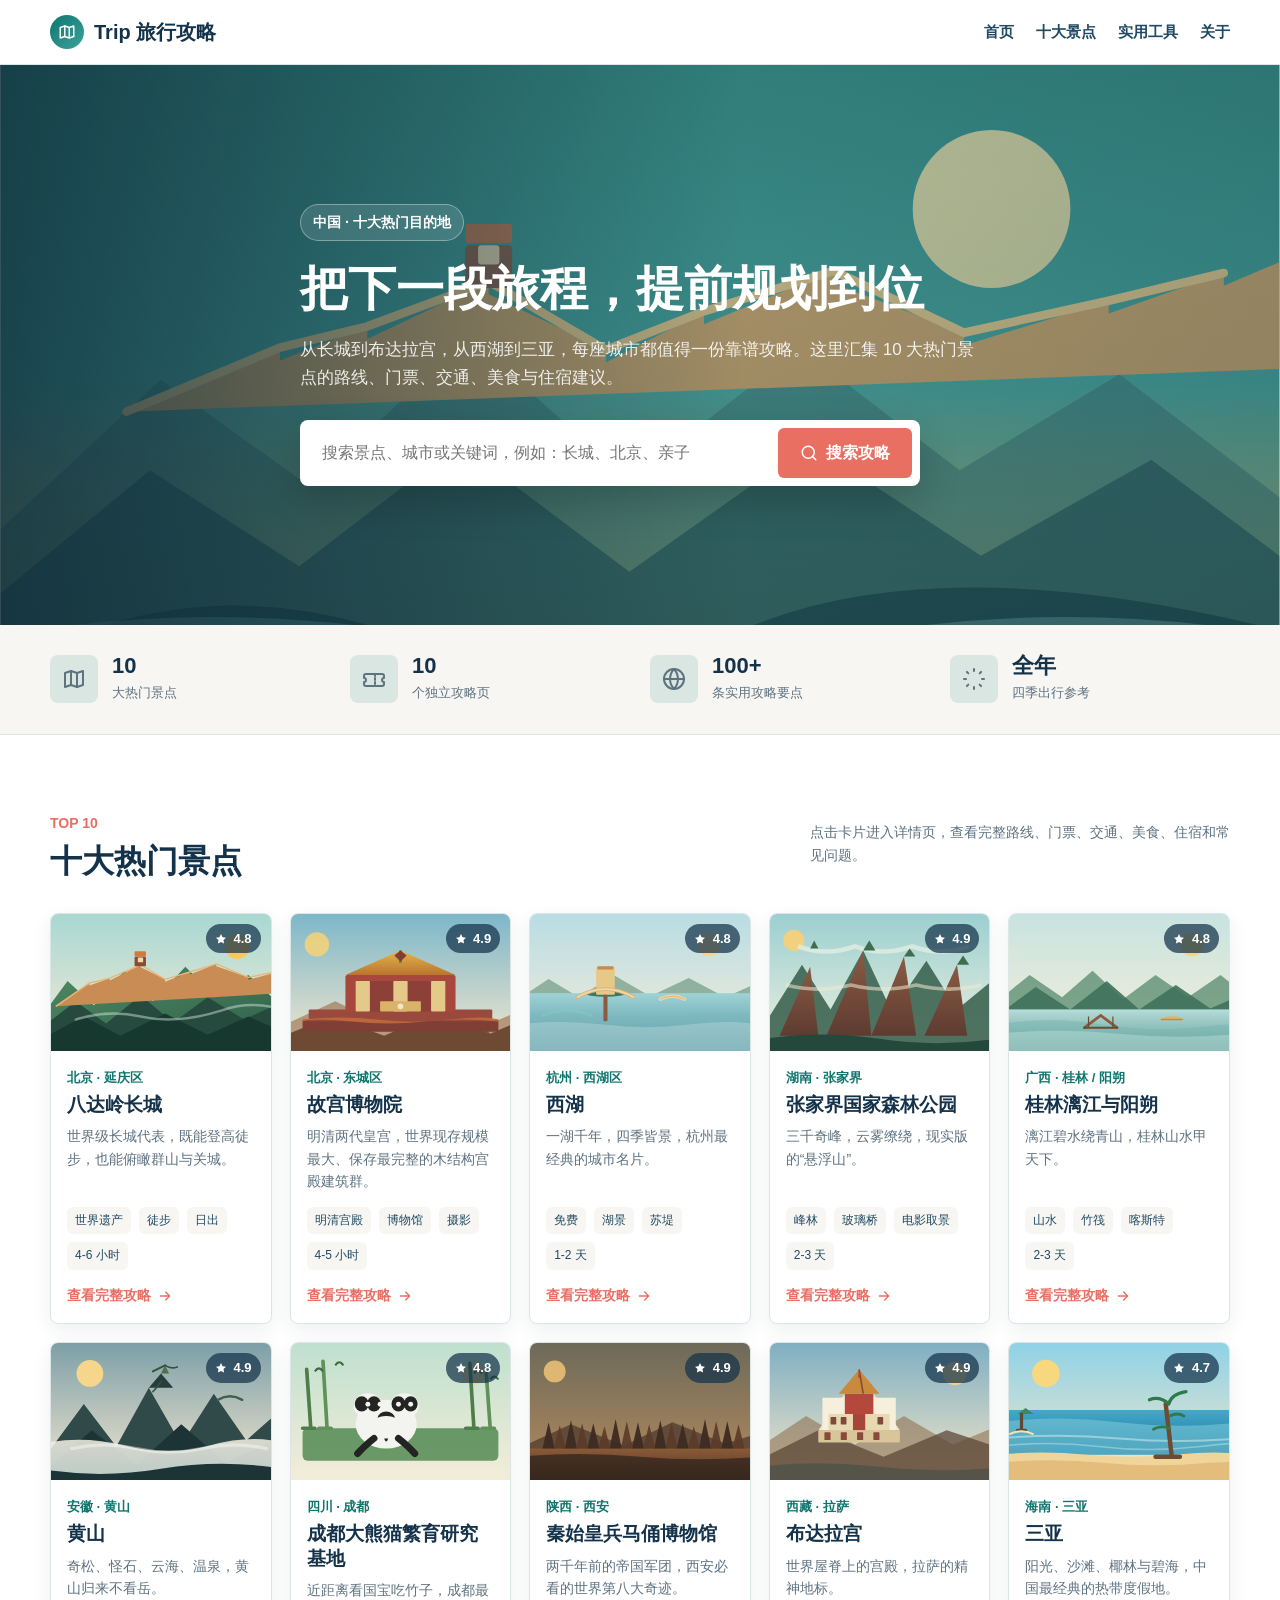
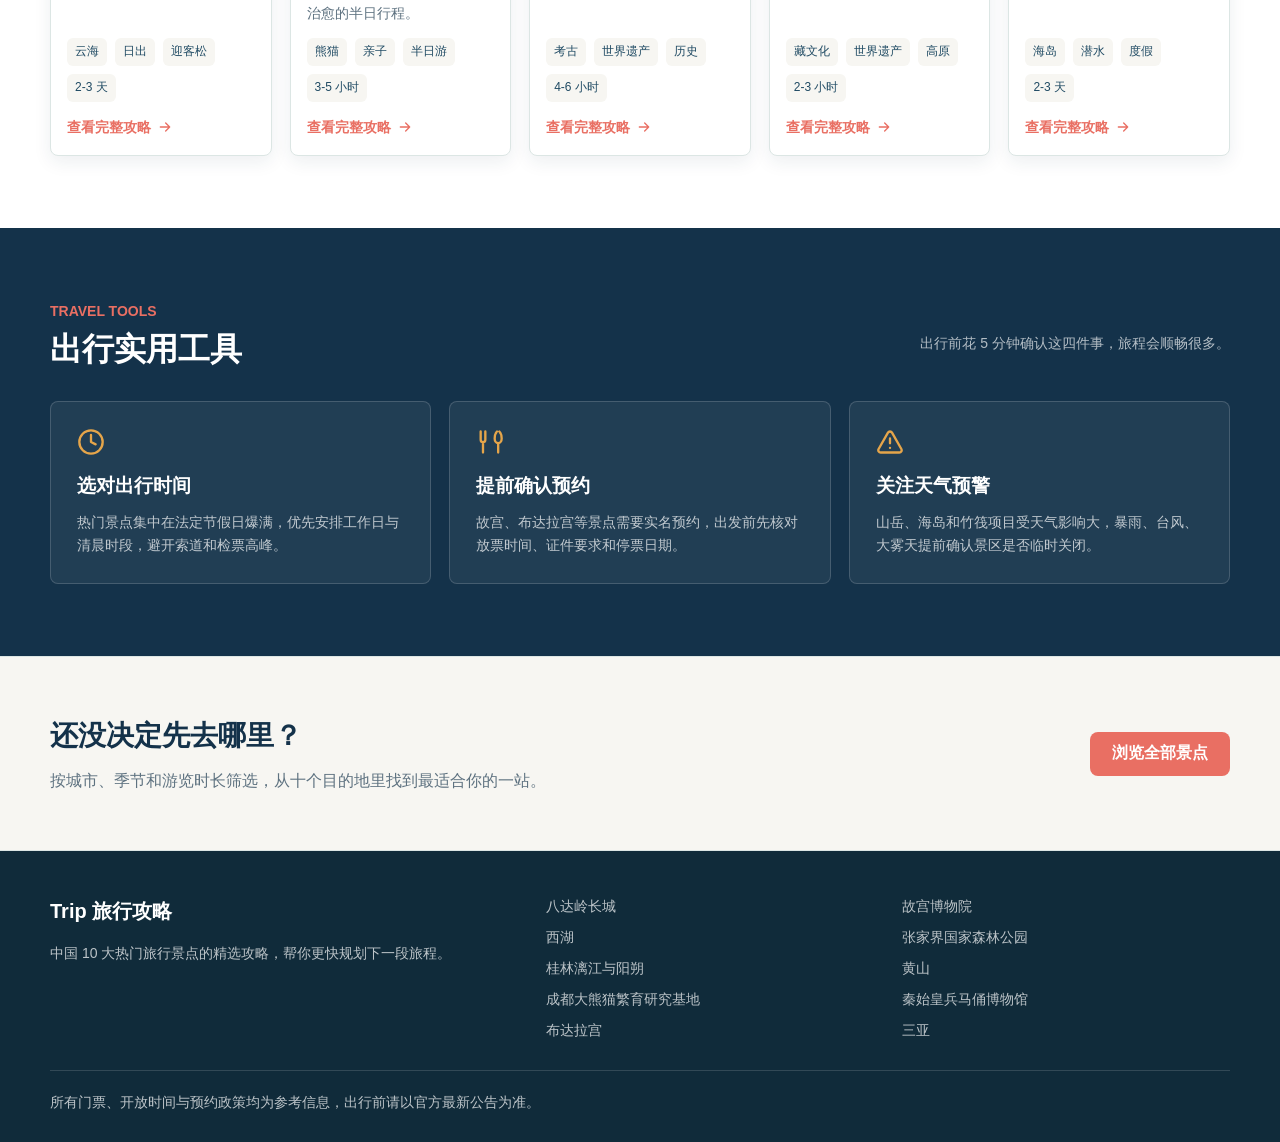
<file: index.html>
<!doctype html>
<html lang="zh-CN">
<head>
  <meta charset="utf-8">
  <meta name="viewport" content="width=device-width, initial-scale=1">
  <title>Trip 旅行攻略 | 中国 10 大热门旅行景点</title>
  <meta name="description" content="Trip 旅行攻略提供中国 10 大热门旅行景点的详细攻略，包含路线、门票、交通、美食、住宿与注意事项。">
  <meta property="og:title" content="Trip 旅行攻略">
  <meta property="og:description" content="中国 10 大热门旅行景点详细攻略">
  <link rel="stylesheet" href="assets/css/styles.css">
</head>
<body data-page="home">
  <main>
    <section class="hero">
      <div class="hero-bg">
        <img src="assets/img/hero.svg" alt="远山、长城与河流组成的中国旅行场景">
      </div>
      <div class="container hero-content">
        <span class="hero-eyebrow">中国 · 十大热门目的地</span>
        <h1>把下一段旅程，提前规划到位</h1>
        <p>从长城到布达拉宫，从西湖到三亚，每座城市都值得一份靠谱攻略。这里汇集 10 大热门景点的路线、门票、交通、美食与住宿建议。</p>
        <form class="search-box" id="searchForm" role="search" aria-label="景点搜索">
          <input id="searchInput" type="search" placeholder="搜索景点、城市或关键词，例如：长城、北京、亲子" autocomplete="off">
          <button type="submit" aria-label="搜索">
            <svg viewBox="0 0 24 24" fill="none" stroke="currentColor" stroke-width="2" stroke-linecap="round" stroke-linejoin="round"><circle cx="11" cy="11" r="8"/><path d="m21 21-4.3-4.3"/></svg>
            搜索攻略
          </button>
        </form>
      </div>
    </section>

    <section class="stat-strip">
      <div class="container stats">
        <div class="stat">
          <span class="stat-icon">
            <svg viewBox="0 0 24 24" fill="none" stroke="currentColor" stroke-width="2" stroke-linecap="round" stroke-linejoin="round"><path d="m9 4-6 2v14l6-2 6 2 6-2V4l-6 2-6-2z"/><path d="M9 4v14M15 6v14"/></svg>
          </span>
          <div><strong>10</strong><span>大热门景点</span></div>
        </div>
        <div class="stat">
          <span class="stat-icon">
            <svg viewBox="0 0 24 24" fill="none" stroke="currentColor" stroke-width="2" stroke-linecap="round" stroke-linejoin="round"><path d="M2 9a2 2 0 0 1 2-2h16a2 2 0 0 1 2 2v2a2 2 0 0 0 0 4v2a2 2 0 0 1-2 2H4a2 2 0 0 1-2-2v-2a2 2 0 0 0 0-4z"/><path d="M13 7v2M13 11v2M13 15v2"/></svg>
          </span>
          <div><strong>10</strong><span>个独立攻略页</span></div>
        </div>
        <div class="stat">
          <span class="stat-icon">
            <svg viewBox="0 0 24 24" fill="none" stroke="currentColor" stroke-width="2" stroke-linecap="round" stroke-linejoin="round"><circle cx="12" cy="12" r="10"/><path d="M2 12h20M12 2a15.3 15.3 0 0 1 4 10 15.3 15.3 0 0 1-4 10 15.3 15.3 0 0 1-4-10 15.3 15.3 0 0 1 4-10z"/></svg>
          </span>
          <div><strong>100+</strong><span>条实用攻略要点</span></div>
        </div>
        <div class="stat">
          <span class="stat-icon">
            <svg viewBox="0 0 24 24" fill="none" stroke="currentColor" stroke-width="2" stroke-linecap="round" stroke-linejoin="round"><path d="M12 2v2M12 20v2M4.93 4.93l1.41 1.41M17.66 17.66l1.41 1.41M2 12h2M20 12h2M6.34 17.66l-1.41 1.41M19.07 4.93l-1.41 1.41"/></svg>
          </span>
          <div><strong>全年</strong><span>四季出行参考</span></div>
        </div>
      </div>
    </section>

    <section class="section" id="attractions">
      <div class="container">
        <div class="section-head">
          <div>
            <span class="eyebrow">TOP 10</span>
            <h2>十大热门景点</h2>
          </div>
          <p class="section-note">点击卡片进入详情页，查看完整路线、门票、交通、美食、住宿和常见问题。</p>
        </div>
        <div class="attraction-grid" id="attractionGrid"></div>
      </div>
    </section>

    <section class="tools-band section" id="tools">
      <div class="container">
        <div class="section-head">
          <div>
            <span class="eyebrow">TRAVEL TOOLS</span>
            <h2>出行实用工具</h2>
          </div>
          <p class="section-note">出行前花 5 分钟确认这四件事，旅程会顺畅很多。</p>
        </div>
        <div class="tools-grid">
          <div class="tool-panel">
            <svg viewBox="0 0 24 24" fill="none" stroke="currentColor" stroke-width="2" stroke-linecap="round" stroke-linejoin="round"><circle cx="12" cy="12" r="10"/><path d="M12 6v6l4 2"/></svg>
            <h3>选对出行时间</h3>
            <p>热门景点集中在法定节假日爆满，优先安排工作日与清晨时段，避开索道和检票高峰。</p>
          </div>
          <div class="tool-panel">
            <svg viewBox="0 0 24 24" fill="none" stroke="currentColor" stroke-width="2" stroke-linecap="round" stroke-linejoin="round"><path d="M4 3v7a2 2 0 0 0 2 2h0a2 2 0 0 0 2-2V3M6 12v9M18 3c-1.5 1.5-2 4-2 6s1 4 3 4 3-2 3-4c0-2-.5-4.5-2-6M19 13v8"/></svg>
            <h3>提前确认预约</h3>
            <p>故宫、布达拉宫等景点需要实名预约，出发前先核对放票时间、证件要求和停票日期。</p>
          </div>
          <div class="tool-panel">
            <svg viewBox="0 0 24 24" fill="none" stroke="currentColor" stroke-width="2" stroke-linecap="round" stroke-linejoin="round"><path d="m21.73 18-8-14a2 2 0 0 0-3.48 0l-8 14A2 2 0 0 0 4 21h16a2 2 0 0 0 1.73-3Z"/><path d="M12 9v4M12 17h.01"/></svg>
            <h3>关注天气预警</h3>
            <p>山岳、海岛和竹筏项目受天气影响大，暴雨、台风、大雾天提前确认景区是否临时关闭。</p>
          </div>
        </div>
      </div>
    </section>

    <section class="cta-band">
      <div class="container cta-inner">
        <div>
          <h2>还没决定先去哪里？</h2>
          <p>按城市、季节和游览时长筛选，从十个目的地里找到最适合你的一站。</p>
        </div>
        <a class="btn" href="#attractions">浏览全部景点</a>
      </div>
    </section>
  </main>

  <script src="assets/js/attractions-data.js"></script>
  <script src="assets/js/site.js"></script>
</body>
</html>
</file>
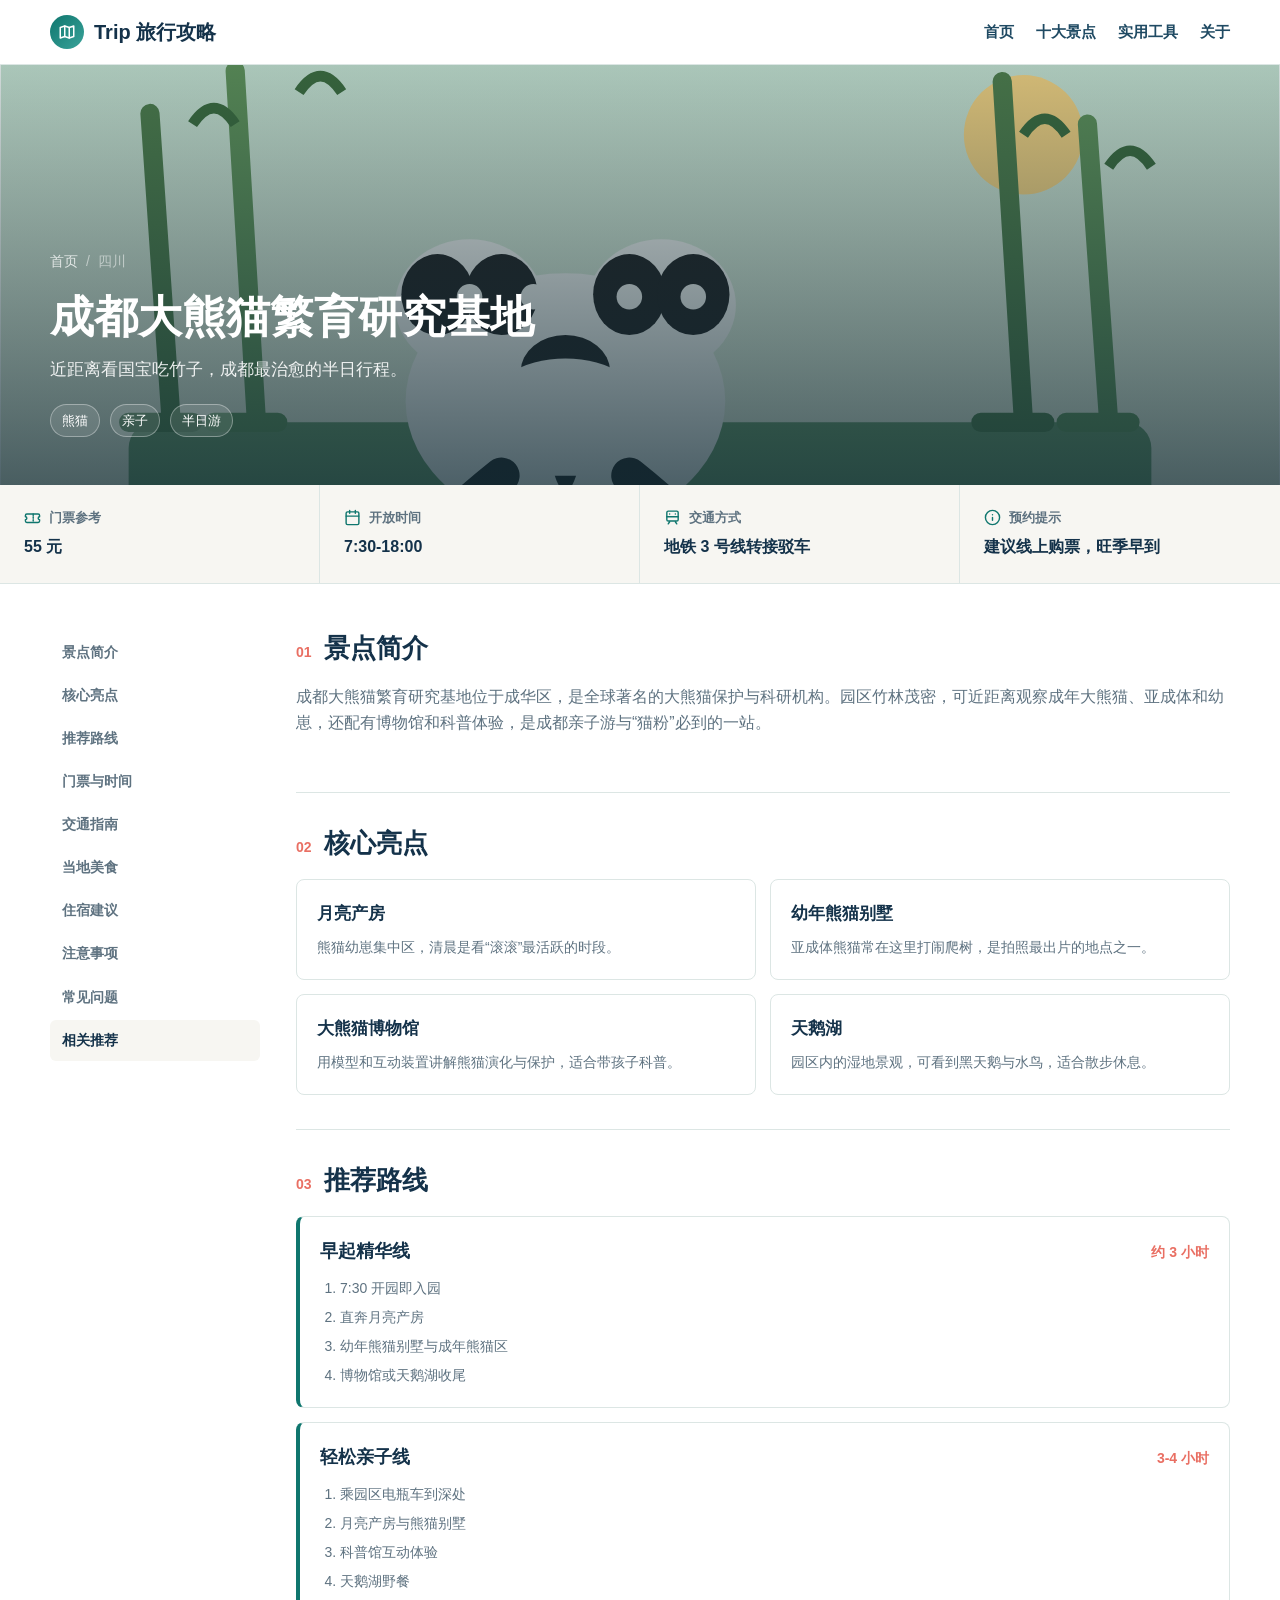
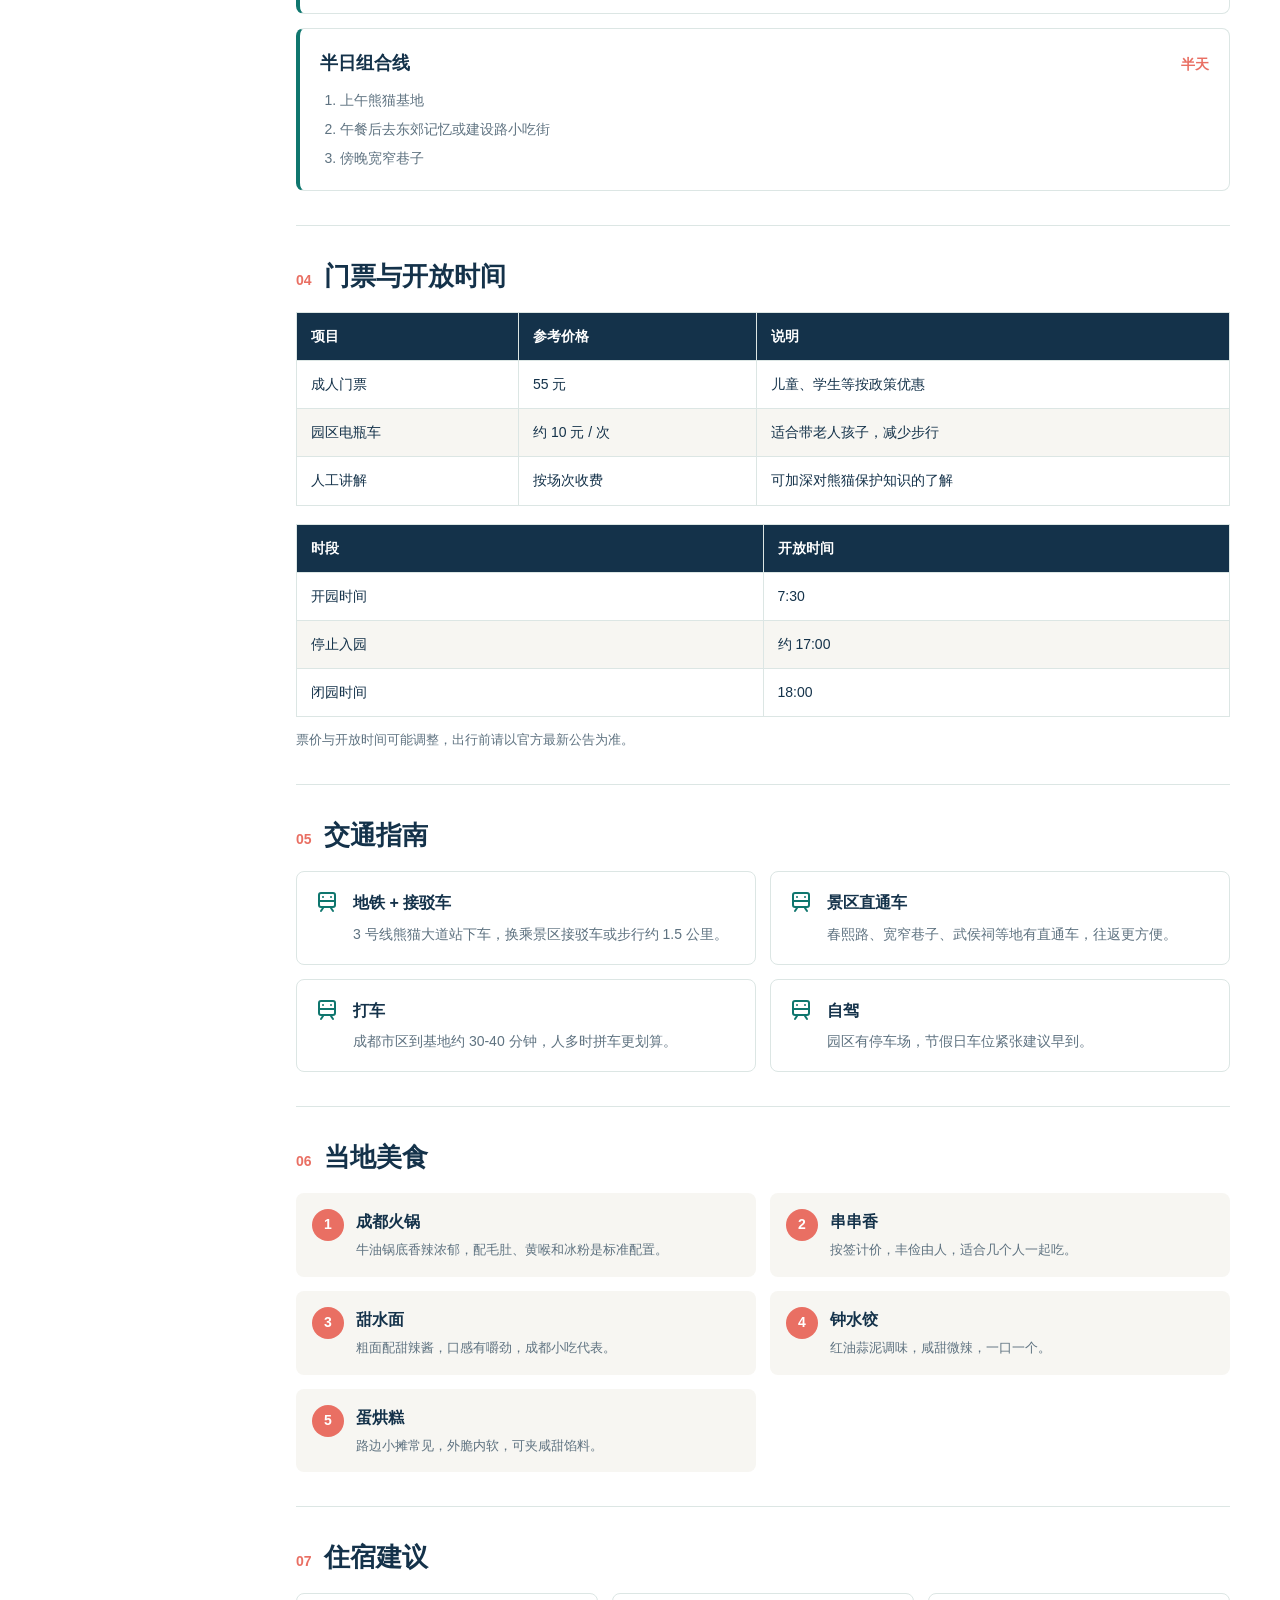
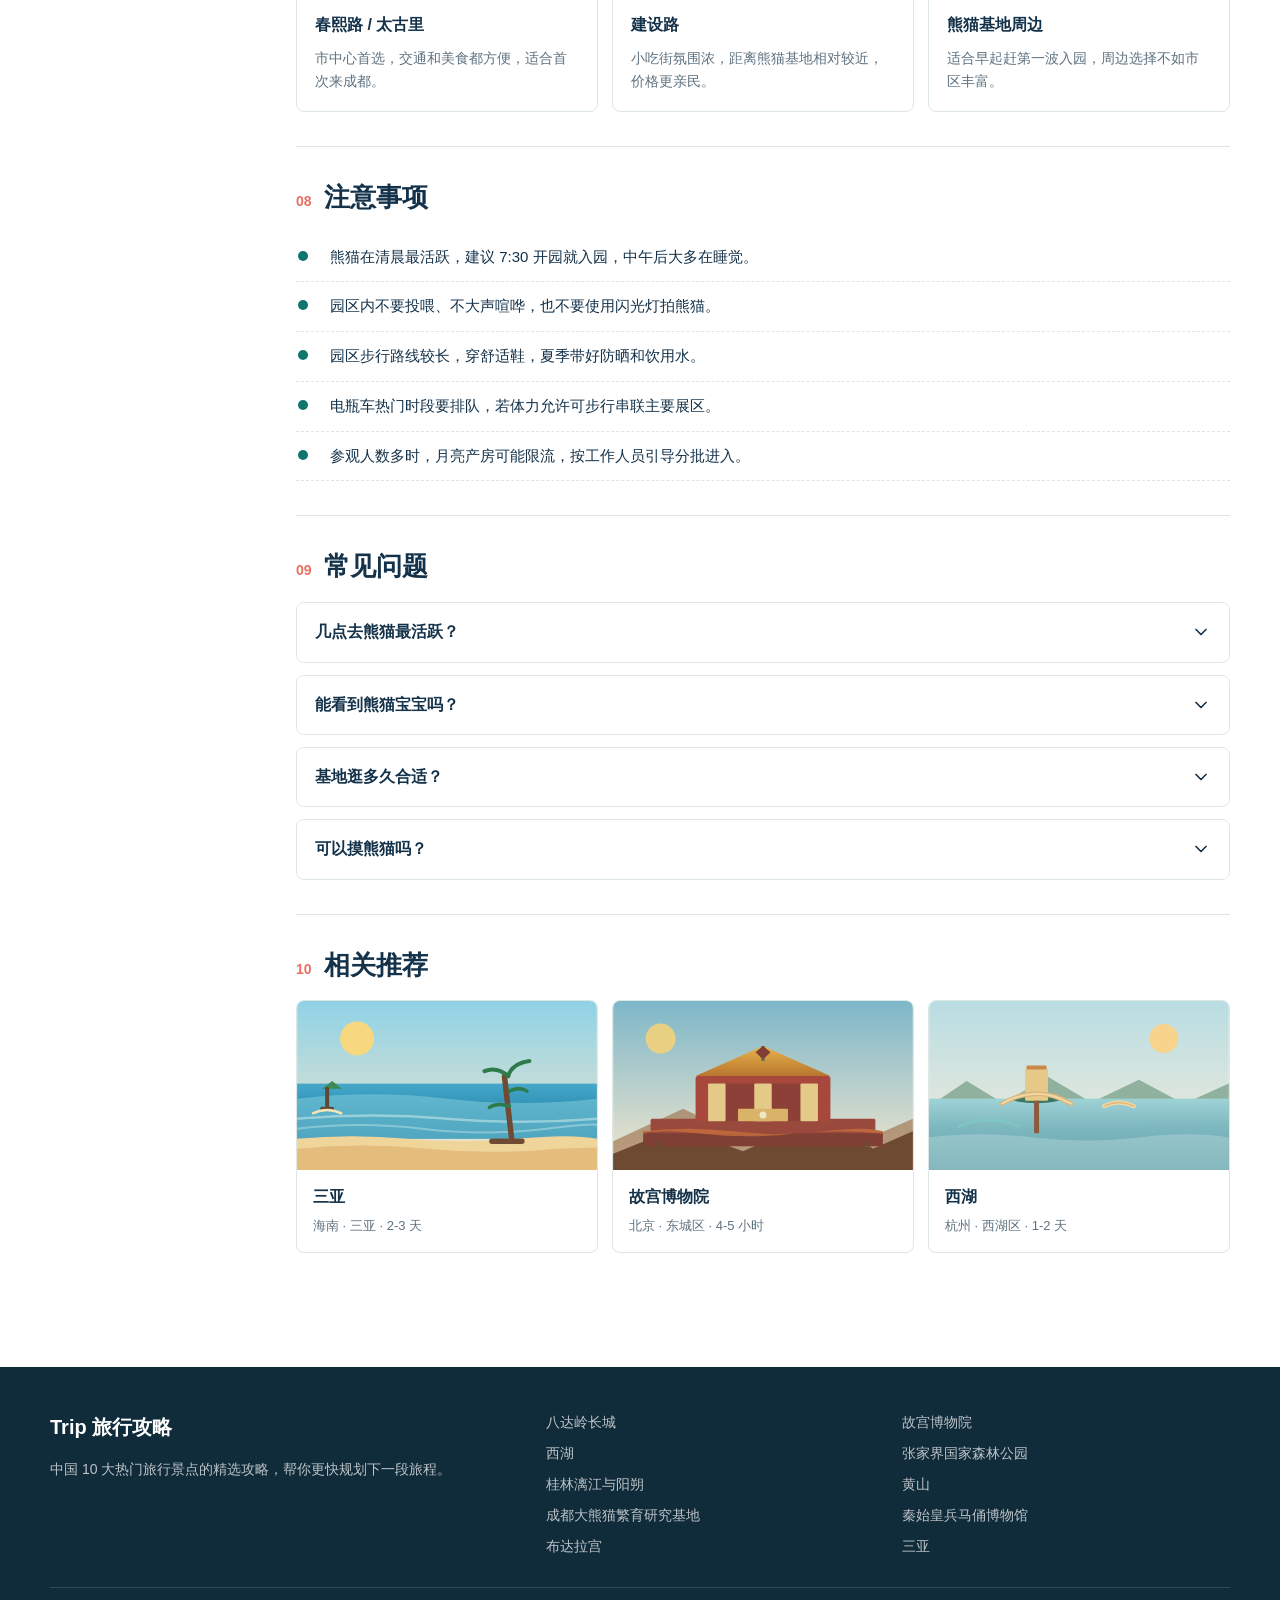
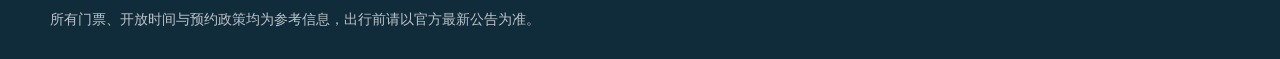
<file: attractions/chengdu-panda-base.html>
<!doctype html>
<html lang="zh-CN">
<head>
  <meta charset="utf-8">
  <meta name="viewport" content="width=device-width, initial-scale=1">
  <title>成都大熊猫繁育研究基地攻略 | Trip 旅行攻略</title>
  <meta name="description" content="成都大熊猫基地详细攻略：最佳时间、门票、园区路线、交通、美食、住宿与注意事项。">
  <link rel="stylesheet" href="../assets/css/styles.css">
</head>
<body data-page="attraction" data-slug="chengdu-panda-base">
  <div id="attractionApp"></div>
  <script src="../assets/js/attractions-data.js"></script>
  <script src="../assets/js/site.js"></script>
</body>
</html>
</file>
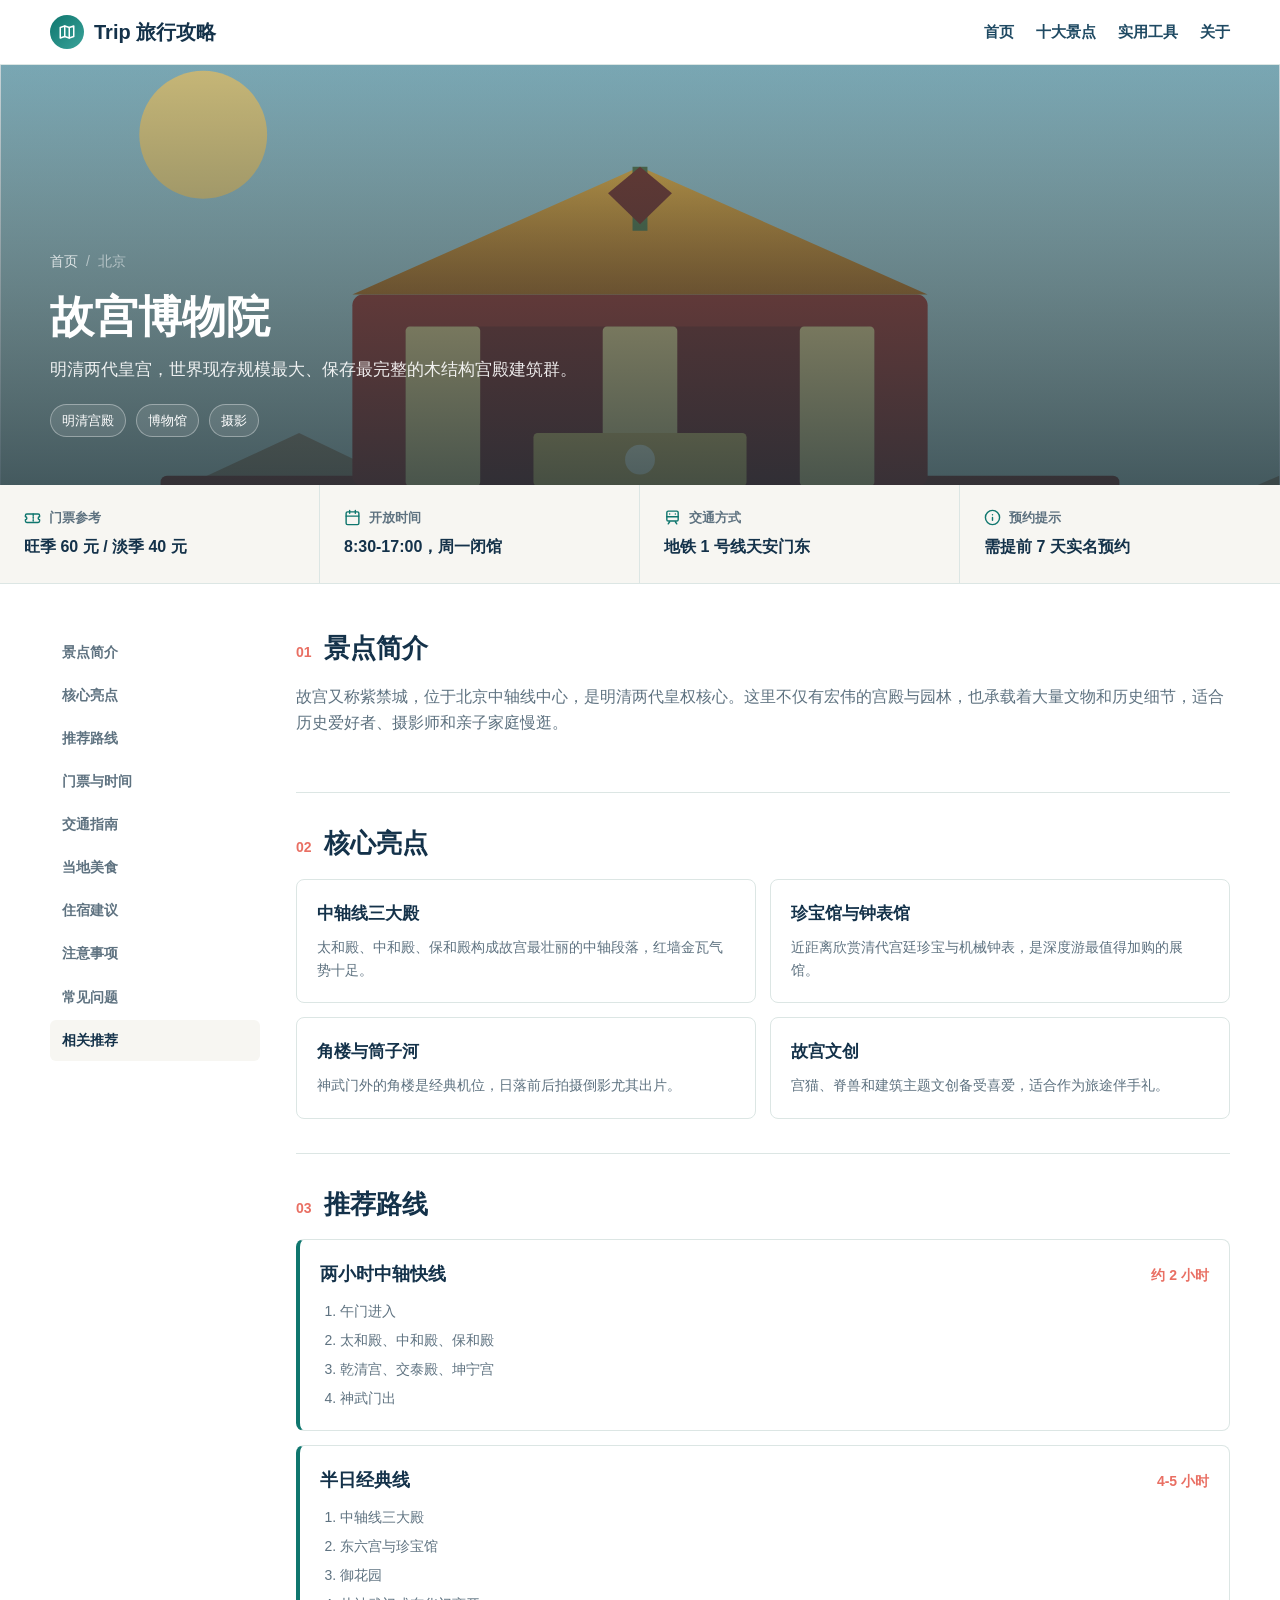
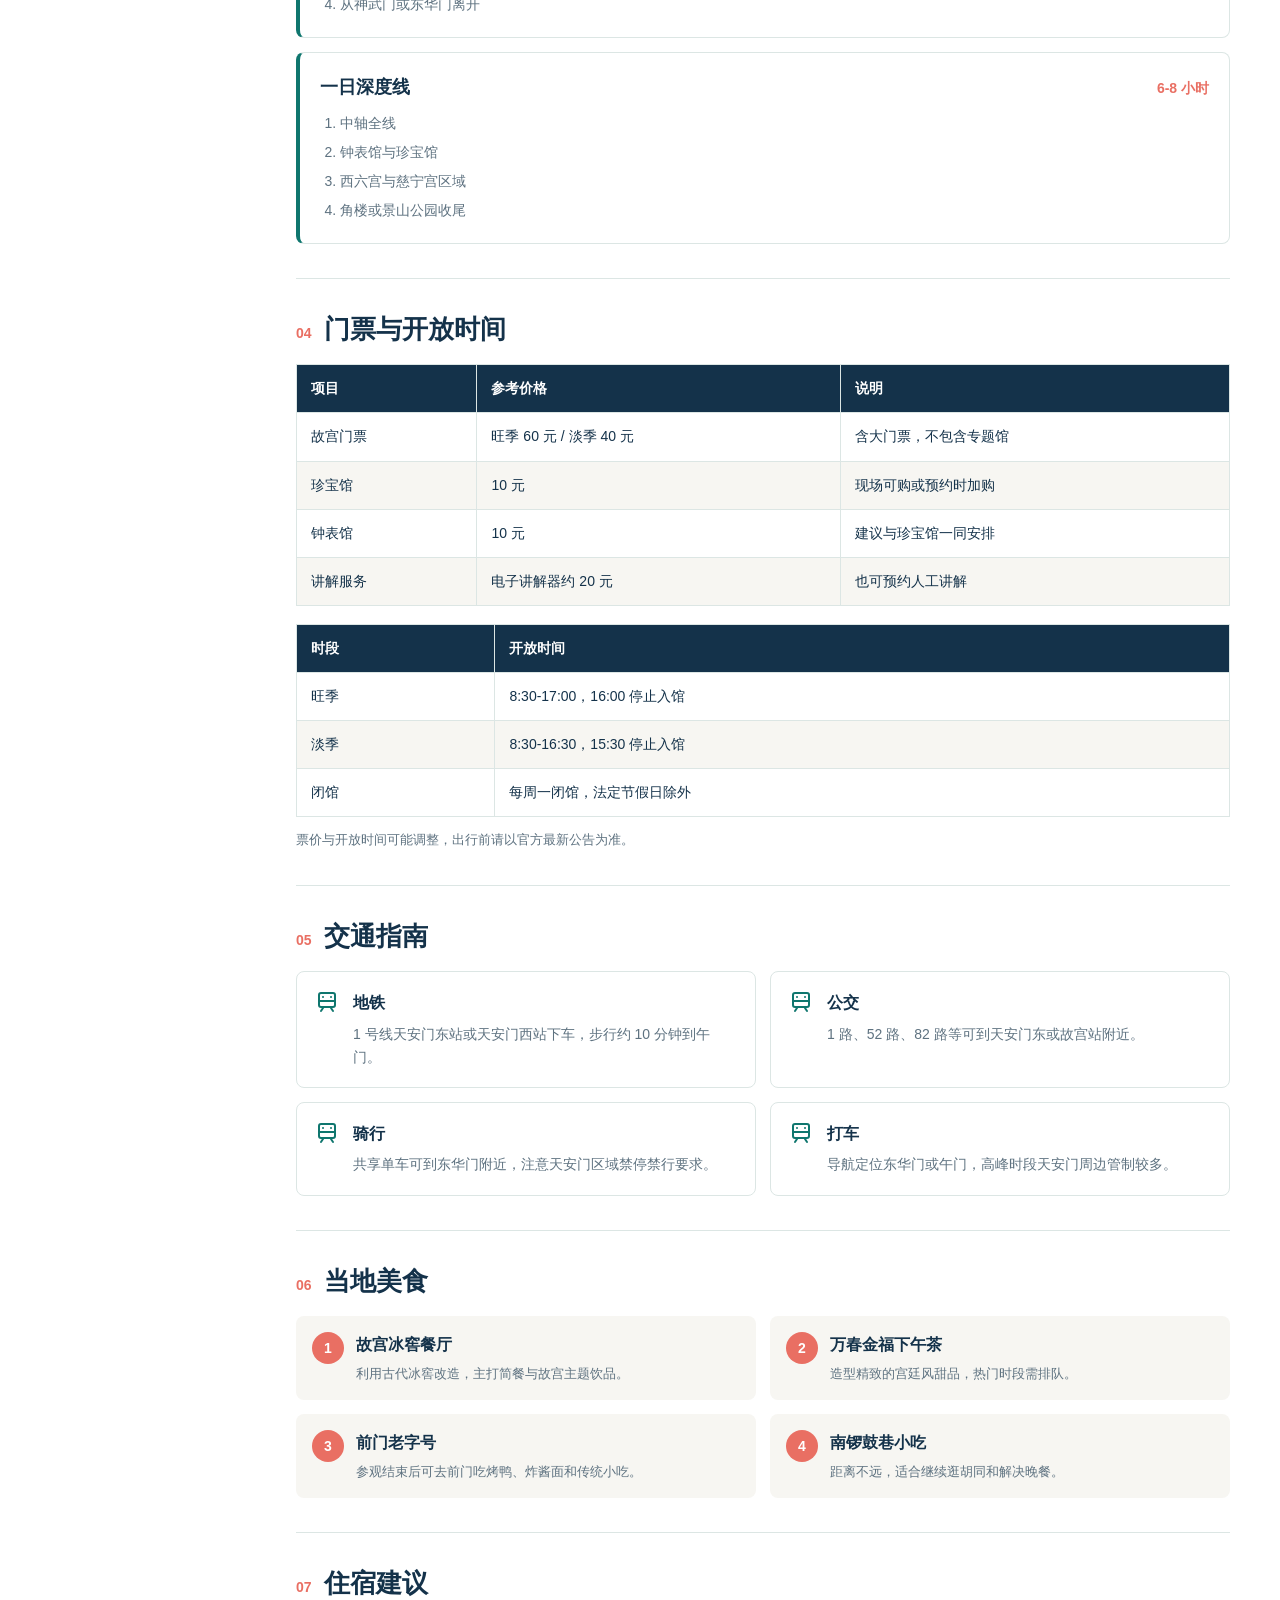
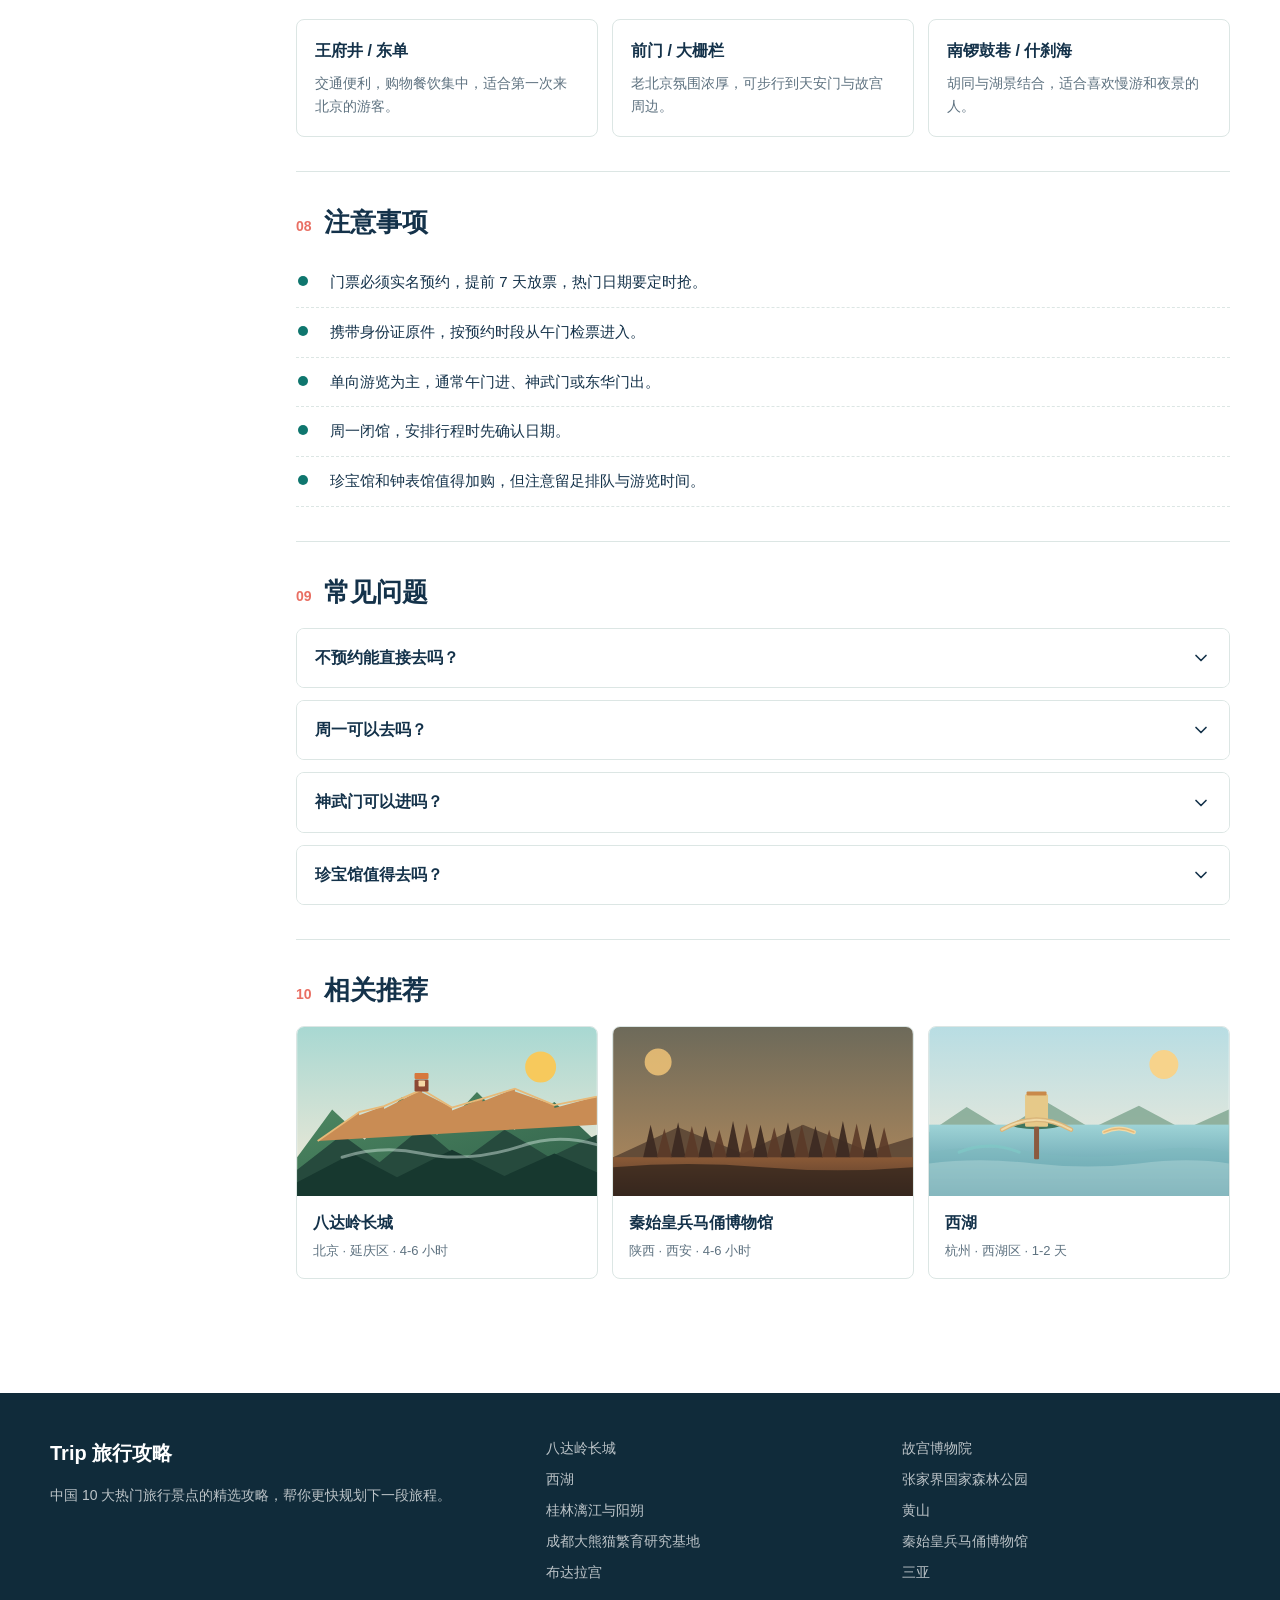
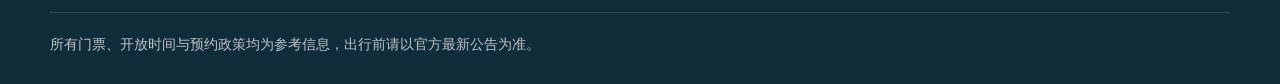
<file: attractions/forbidden-city.html>
<!doctype html>
<html lang="zh-CN">
<head>
  <meta charset="utf-8">
  <meta name="viewport" content="width=device-width, initial-scale=1">
  <title>故宫博物院攻略 | Trip 旅行攻略</title>
  <meta name="description" content="故宫博物院详细攻略：预约、门票、开放时间、中轴路线、珍宝馆、交通与注意事项。">
  <link rel="stylesheet" href="../assets/css/styles.css">
</head>
<body data-page="attraction" data-slug="forbidden-city">
  <div id="attractionApp"></div>
  <script src="../assets/js/attractions-data.js"></script>
  <script src="../assets/js/site.js"></script>
</body>
</html>
</file>
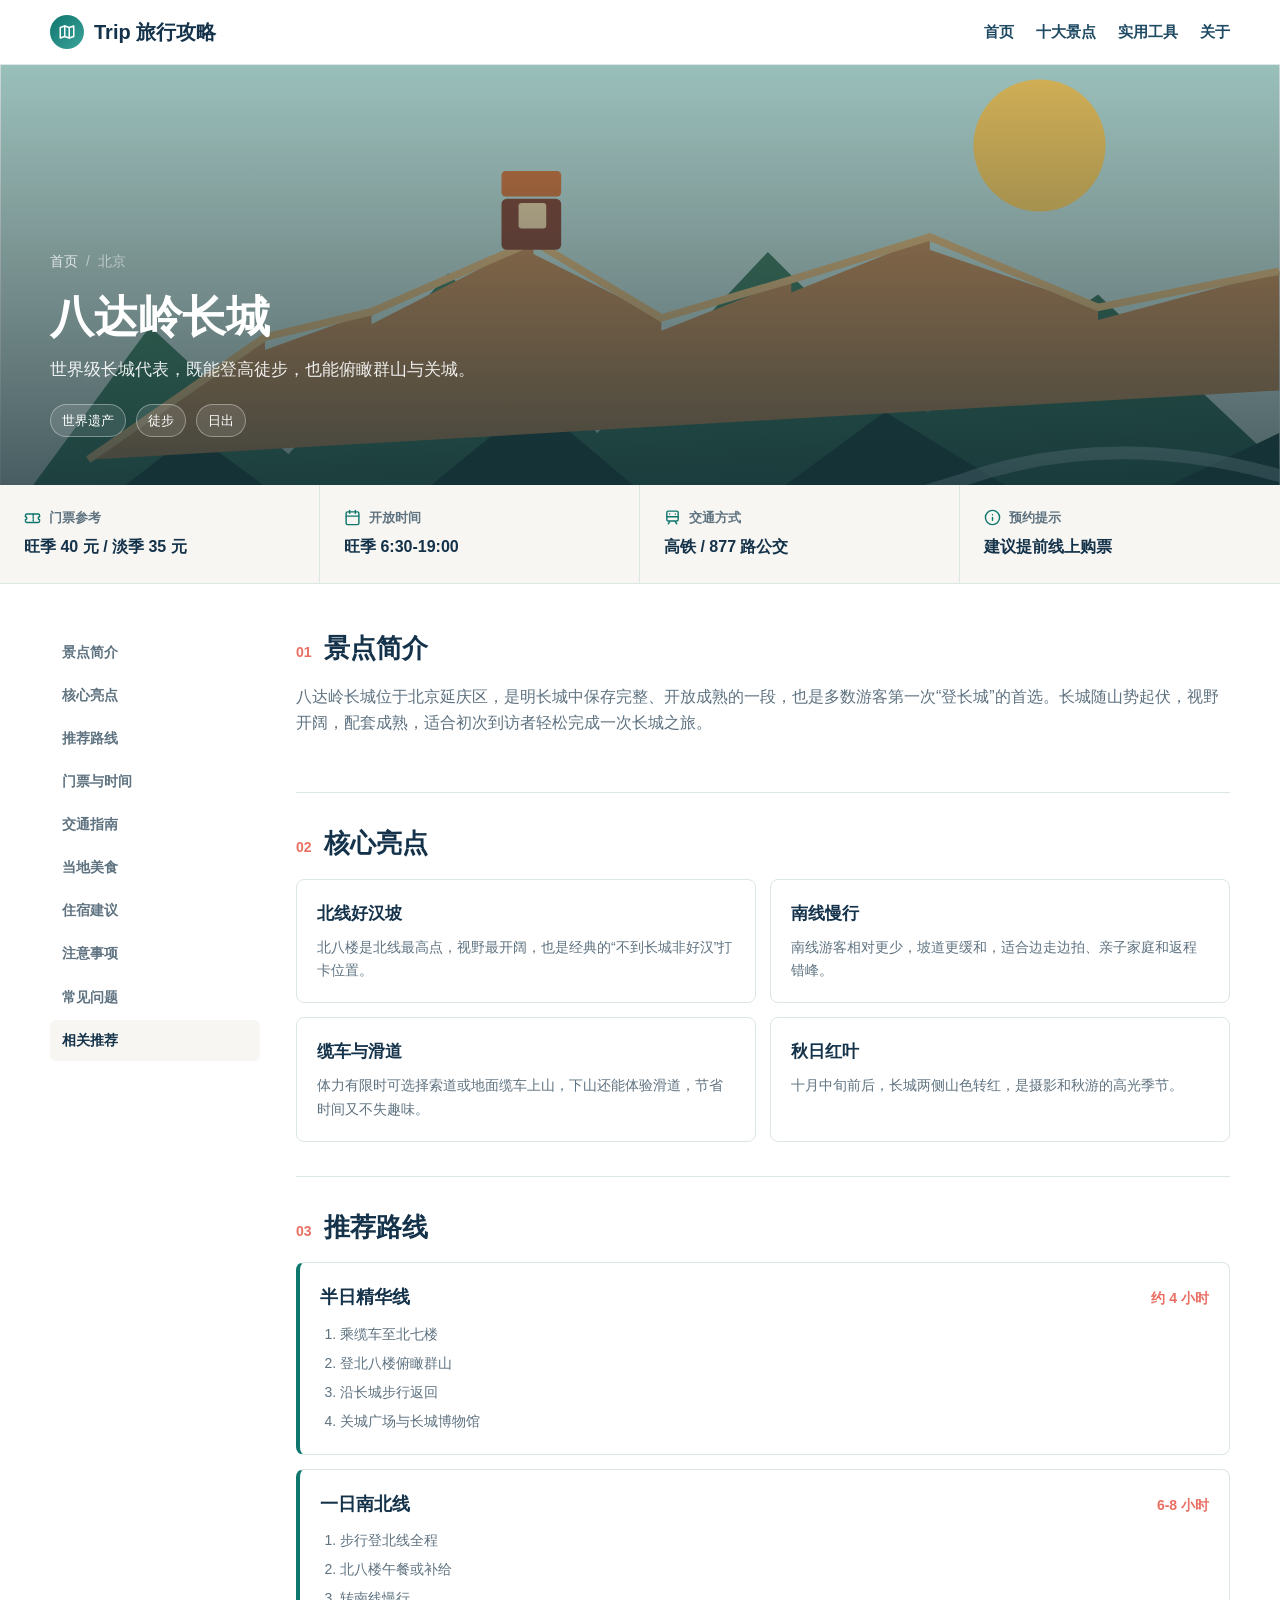
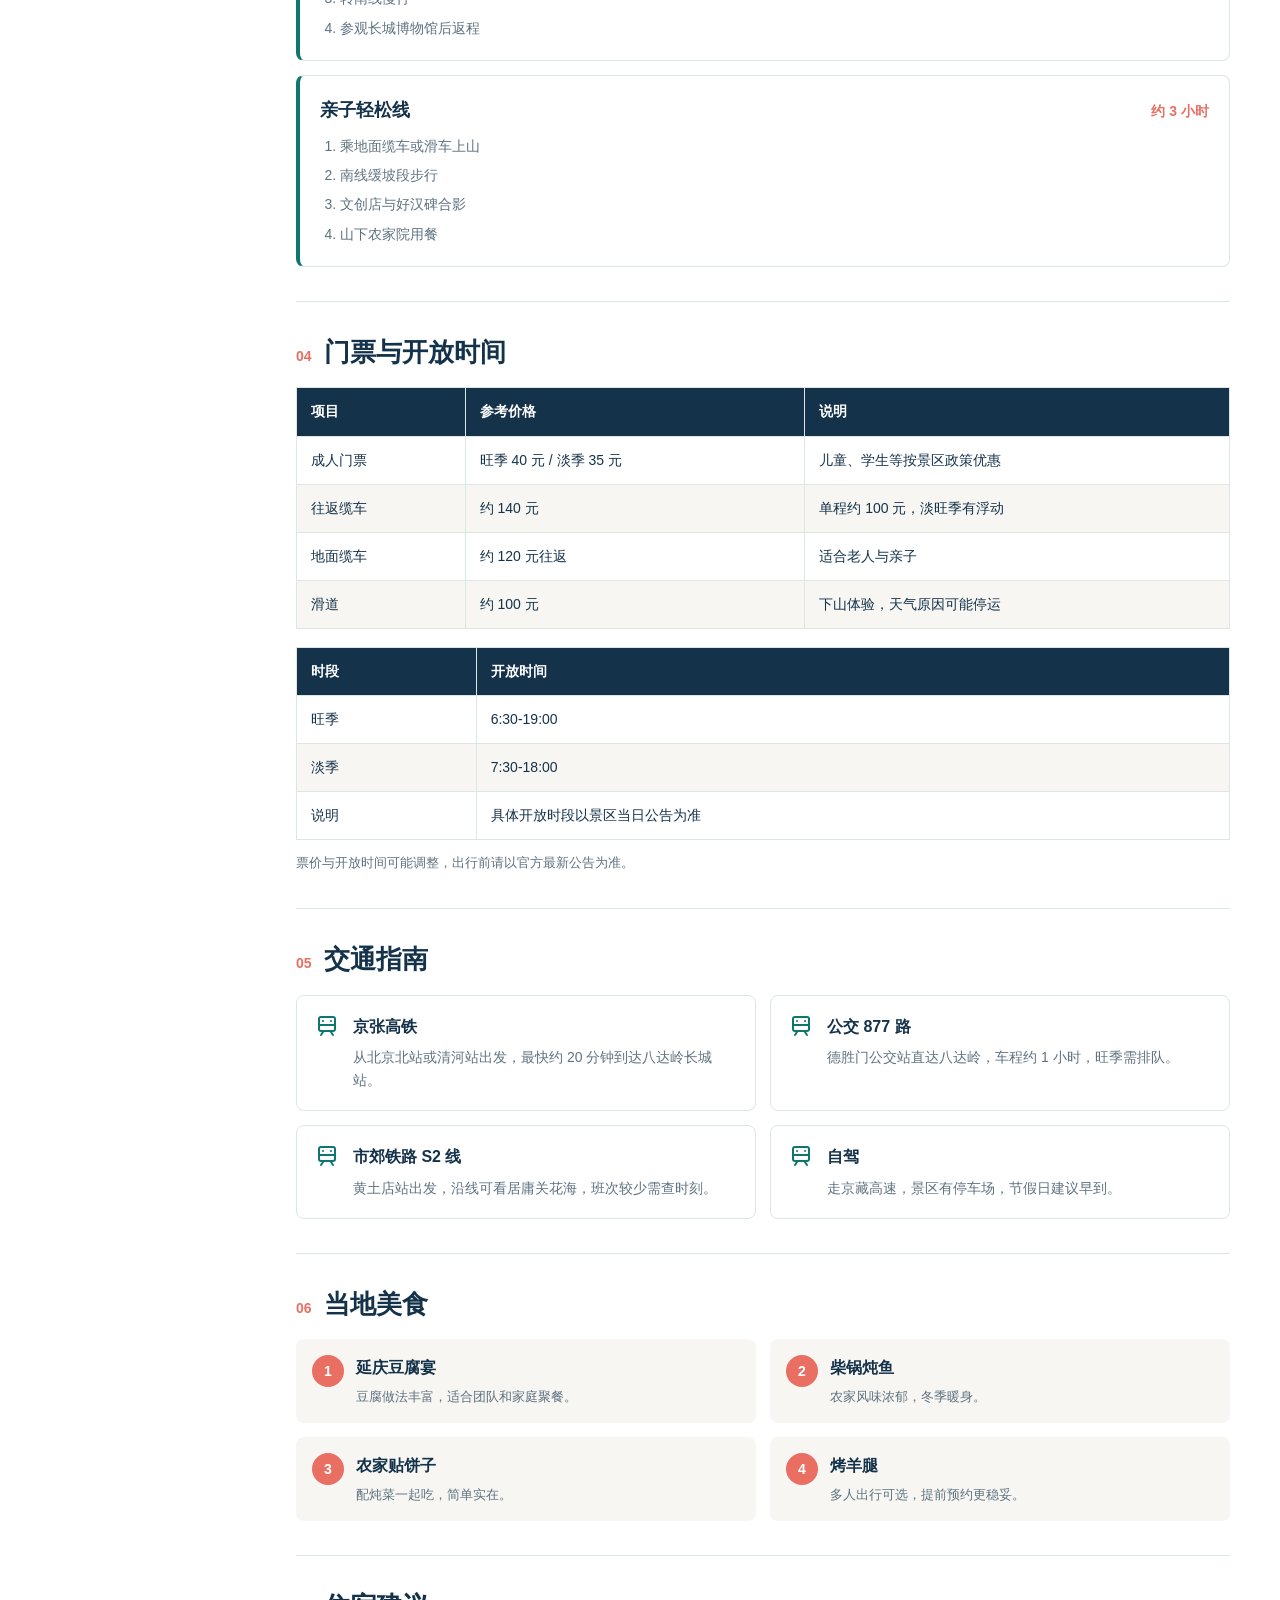
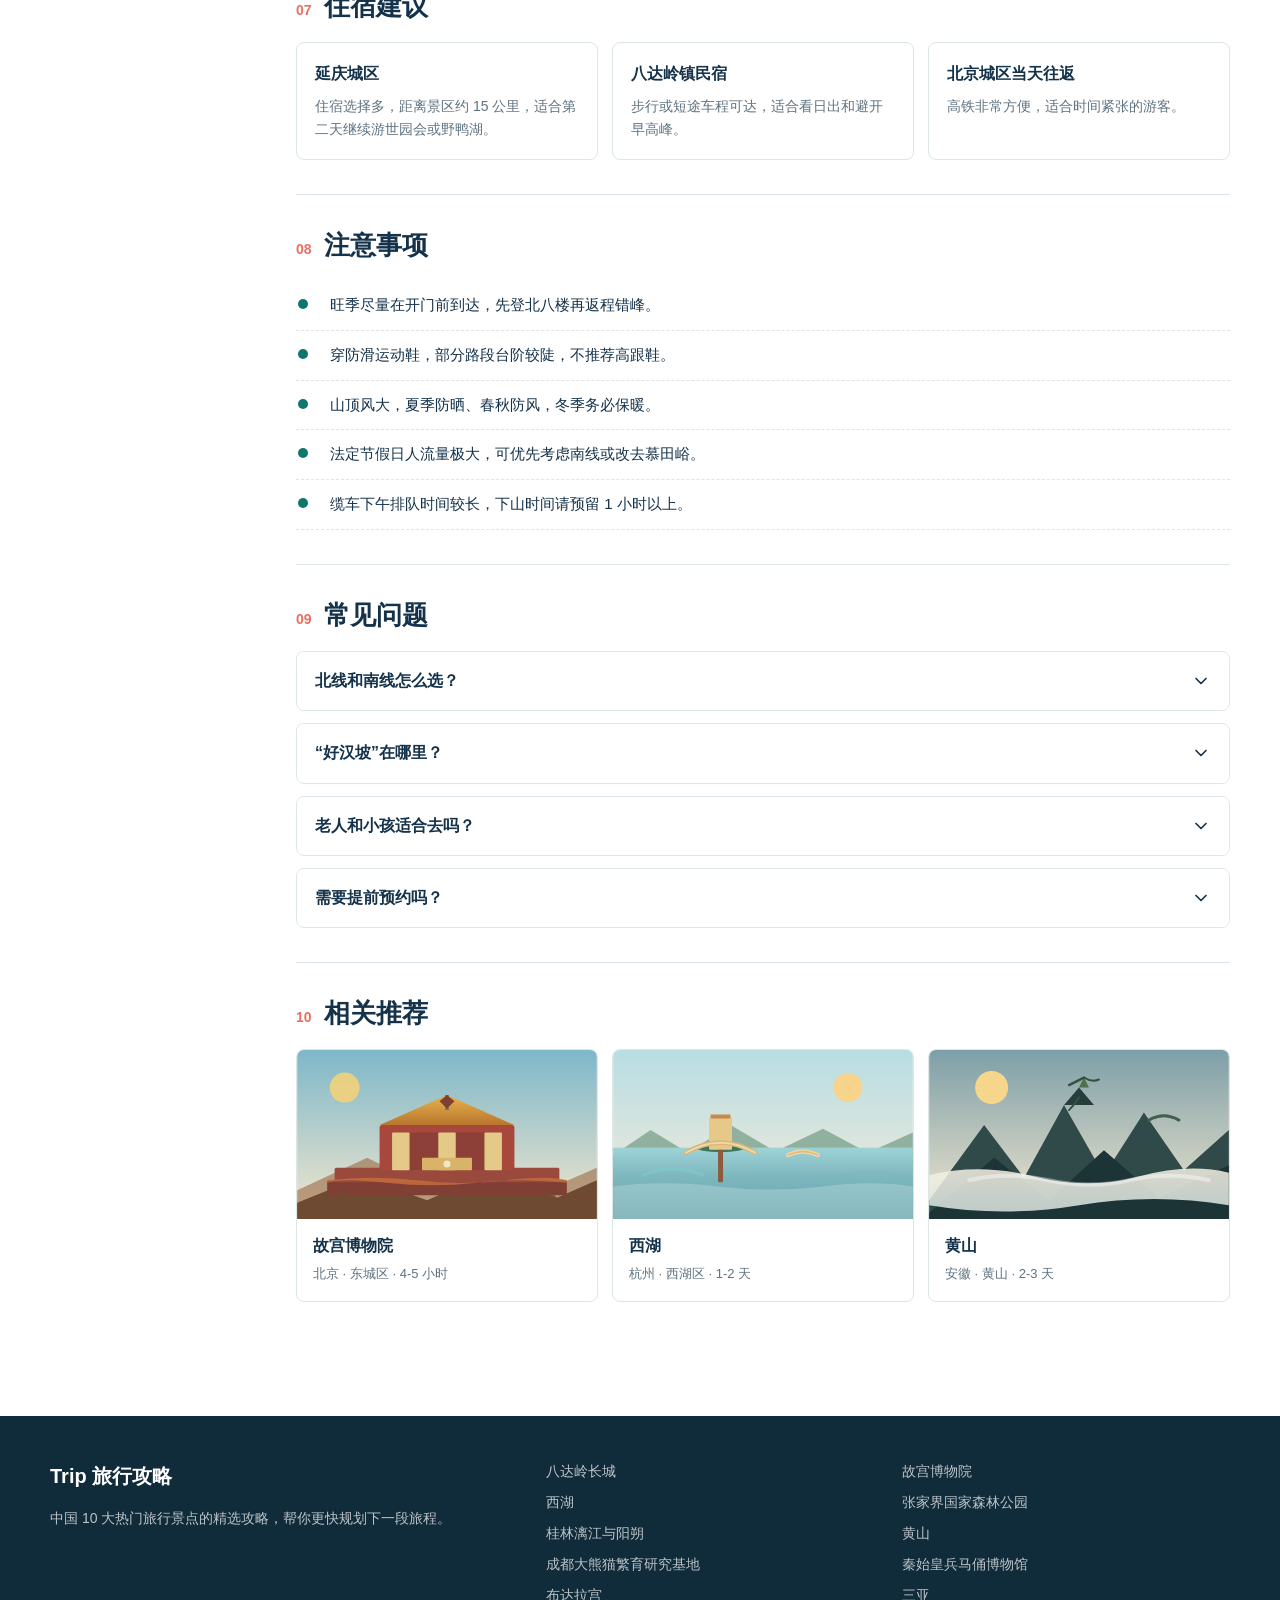
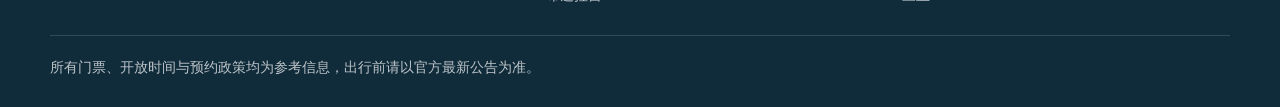
<file: attractions/great-wall.html>
<!doctype html>
<html lang="zh-CN">
<head>
  <meta charset="utf-8">
  <meta name="viewport" content="width=device-width, initial-scale=1">
  <title>八达岭长城攻略 | Trip 旅行攻略</title>
  <meta name="description" content="八达岭长城详细攻略：路线、门票、开放时间、交通、美食、住宿与注意事项。">
  <link rel="stylesheet" href="../assets/css/styles.css">
</head>
<body data-page="attraction" data-slug="great-wall">
  <div id="attractionApp"></div>
  <script src="../assets/js/attractions-data.js"></script>
  <script src="../assets/js/site.js"></script>
</body>
</html>
</file>
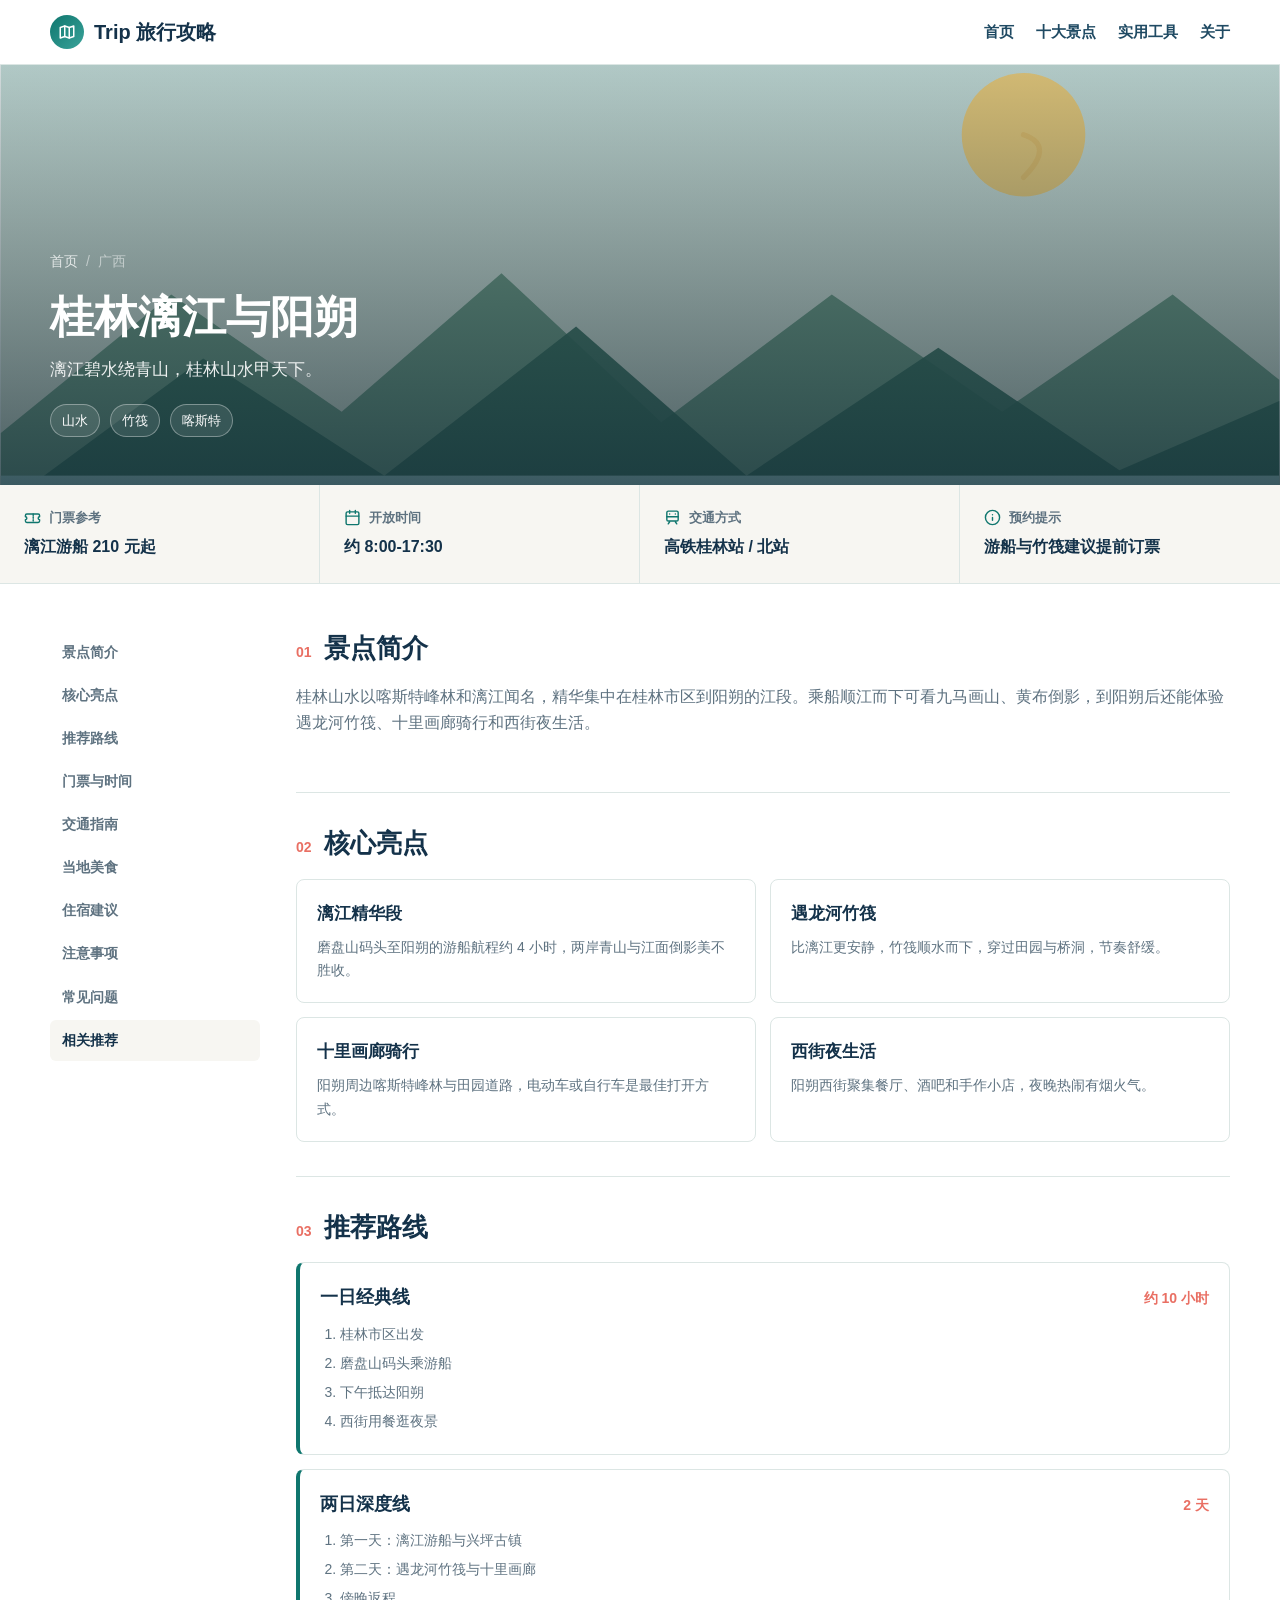
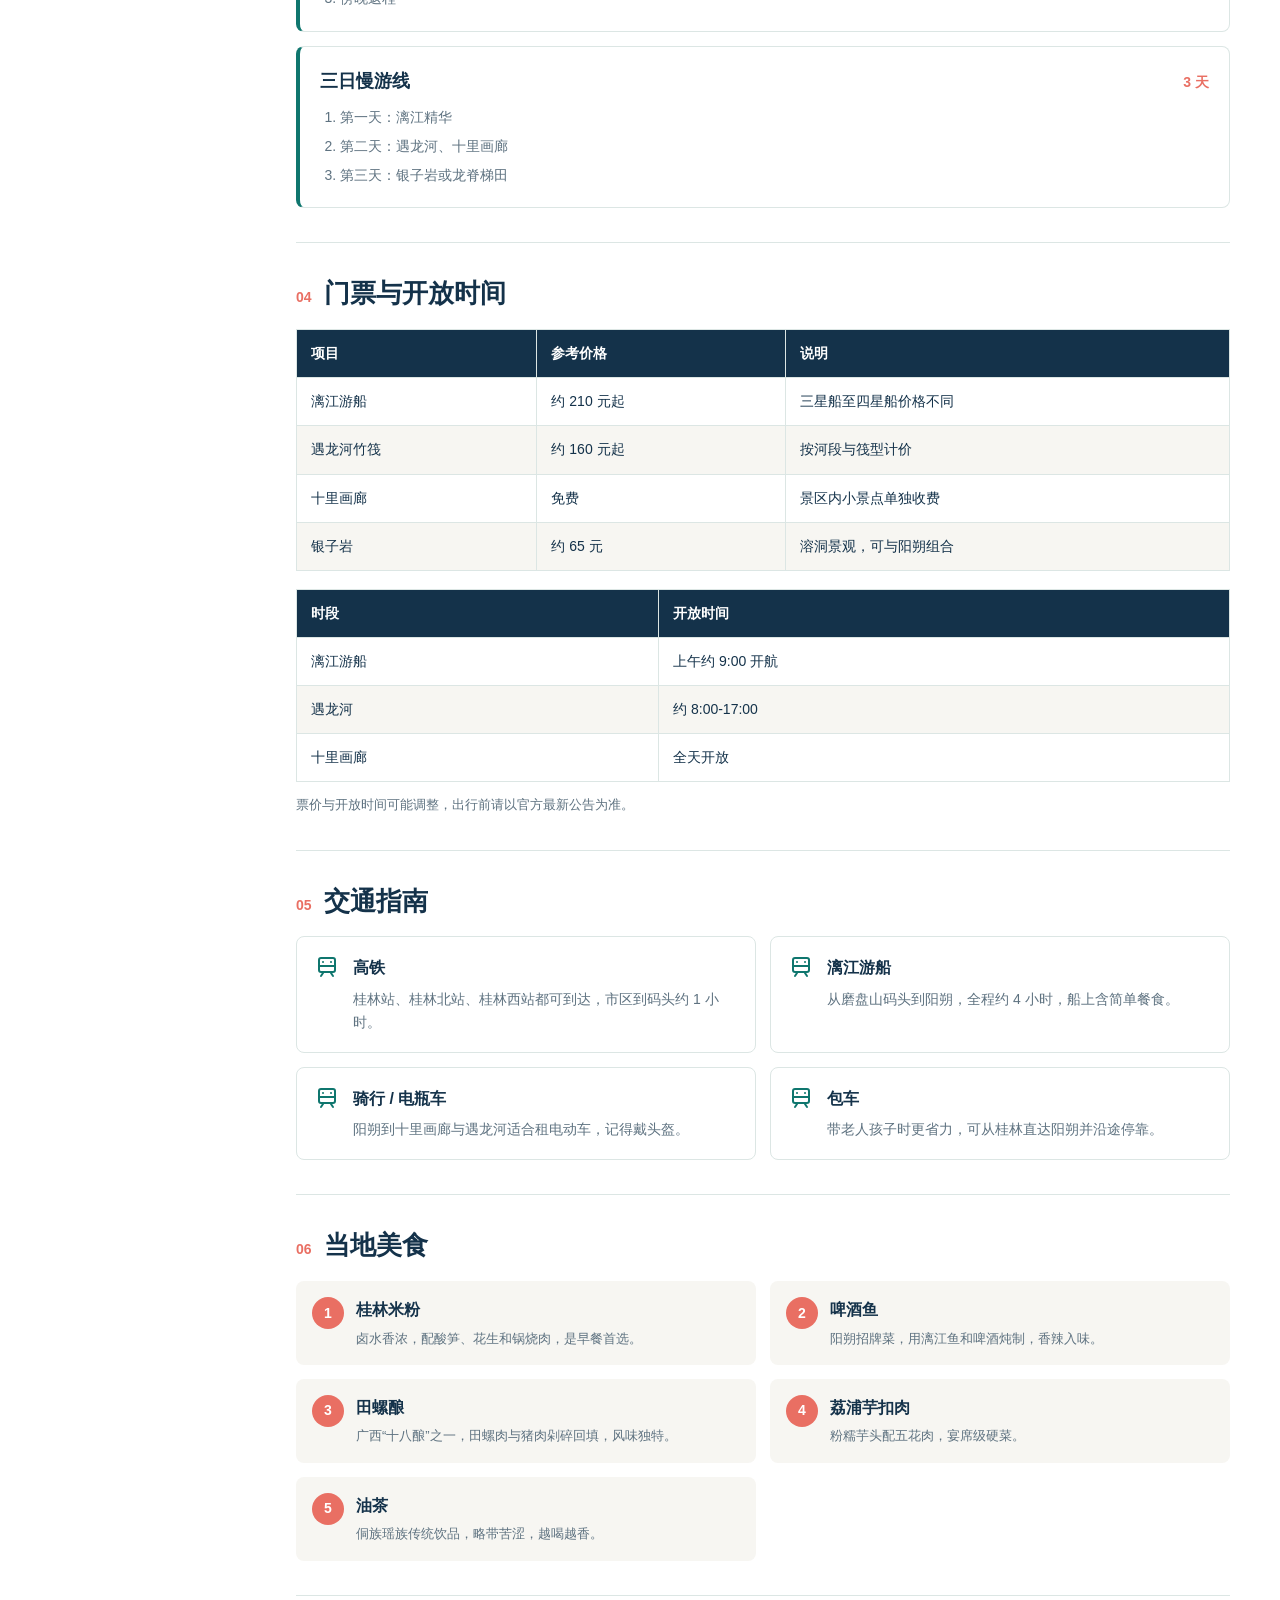
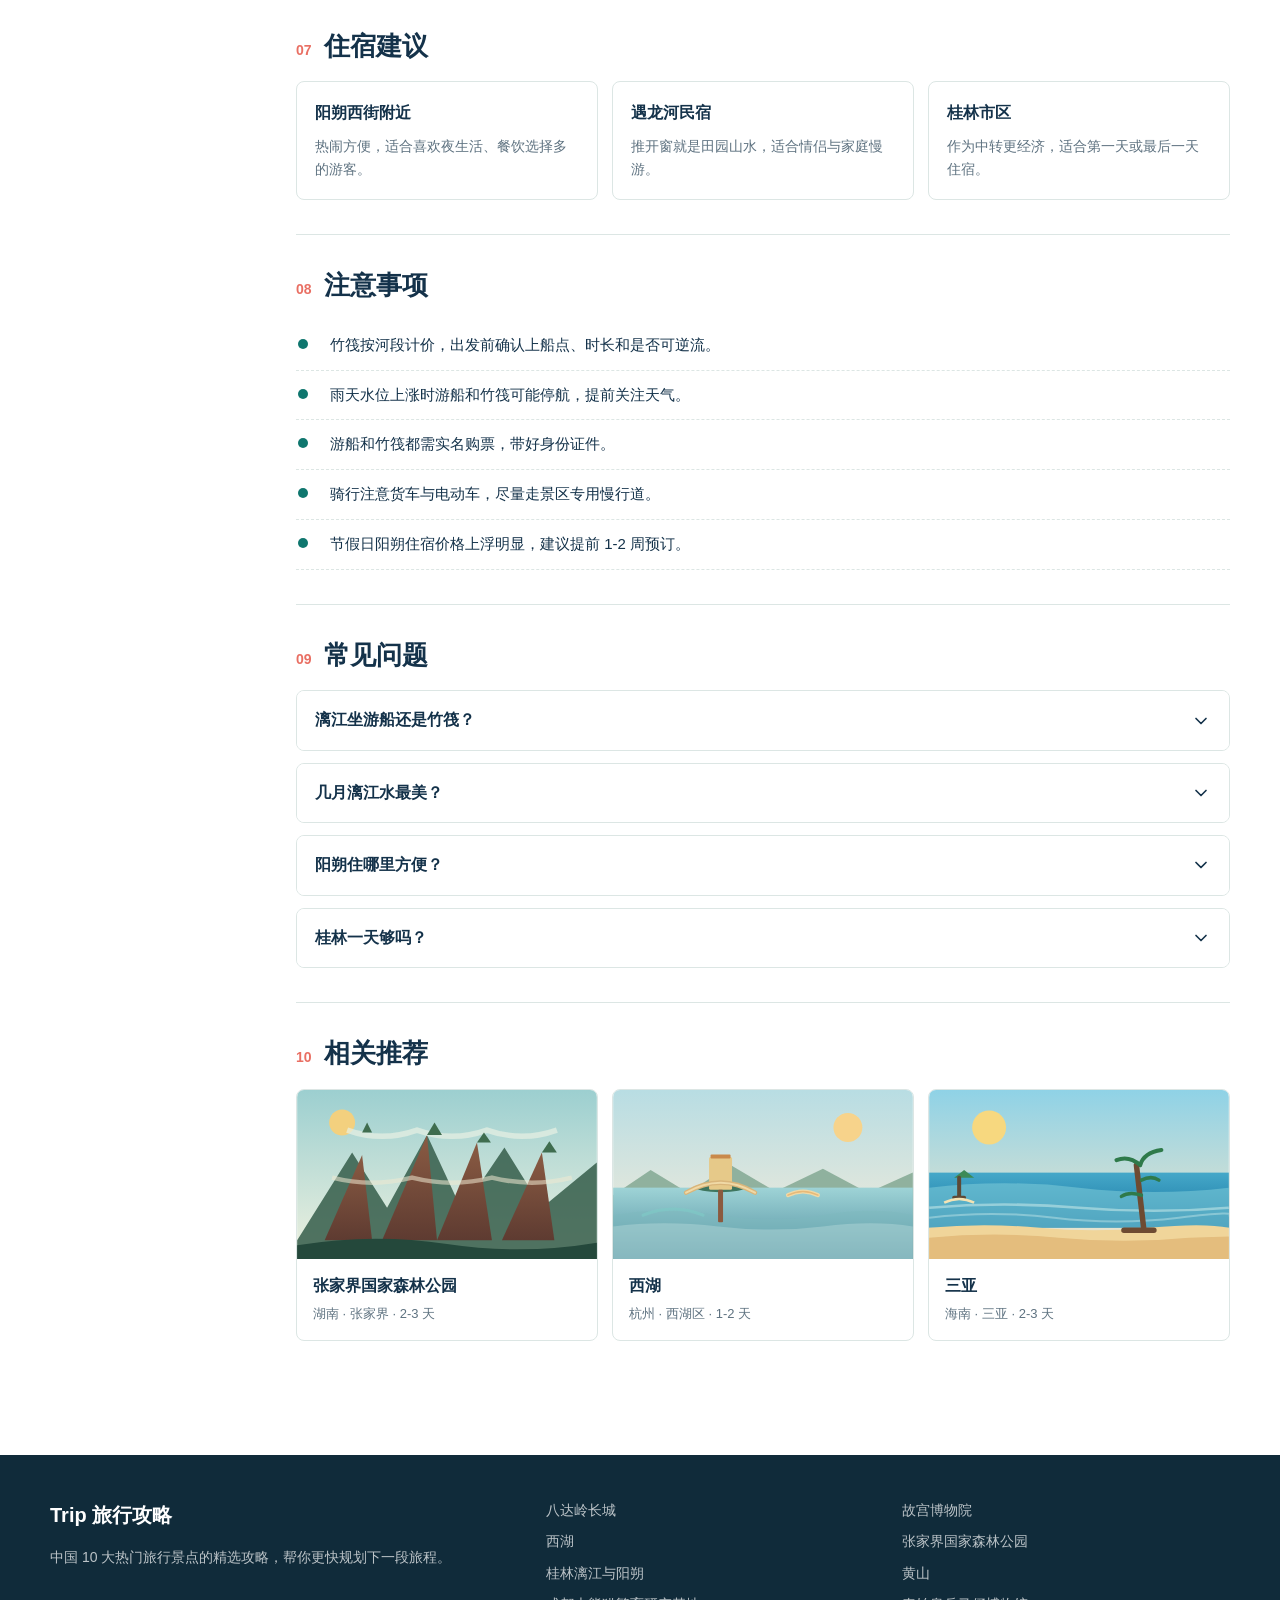
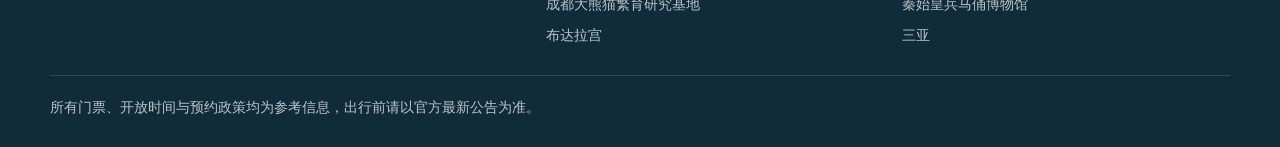
<file: attractions/guilin.html>
<!doctype html>
<html lang="zh-CN">
<head>
  <meta charset="utf-8">
  <meta name="viewport" content="width=device-width, initial-scale=1">
  <title>桂林漓江与阳朔攻略 | Trip 旅行攻略</title>
  <meta name="description" content="桂林漓江与阳朔详细攻略：游船、竹筏、十里画廊、交通、美食、住宿与注意事项。">
  <link rel="stylesheet" href="../assets/css/styles.css">
</head>
<body data-page="attraction" data-slug="guilin">
  <div id="attractionApp"></div>
  <script src="../assets/js/attractions-data.js"></script>
  <script src="../assets/js/site.js"></script>
</body>
</html>
</file>
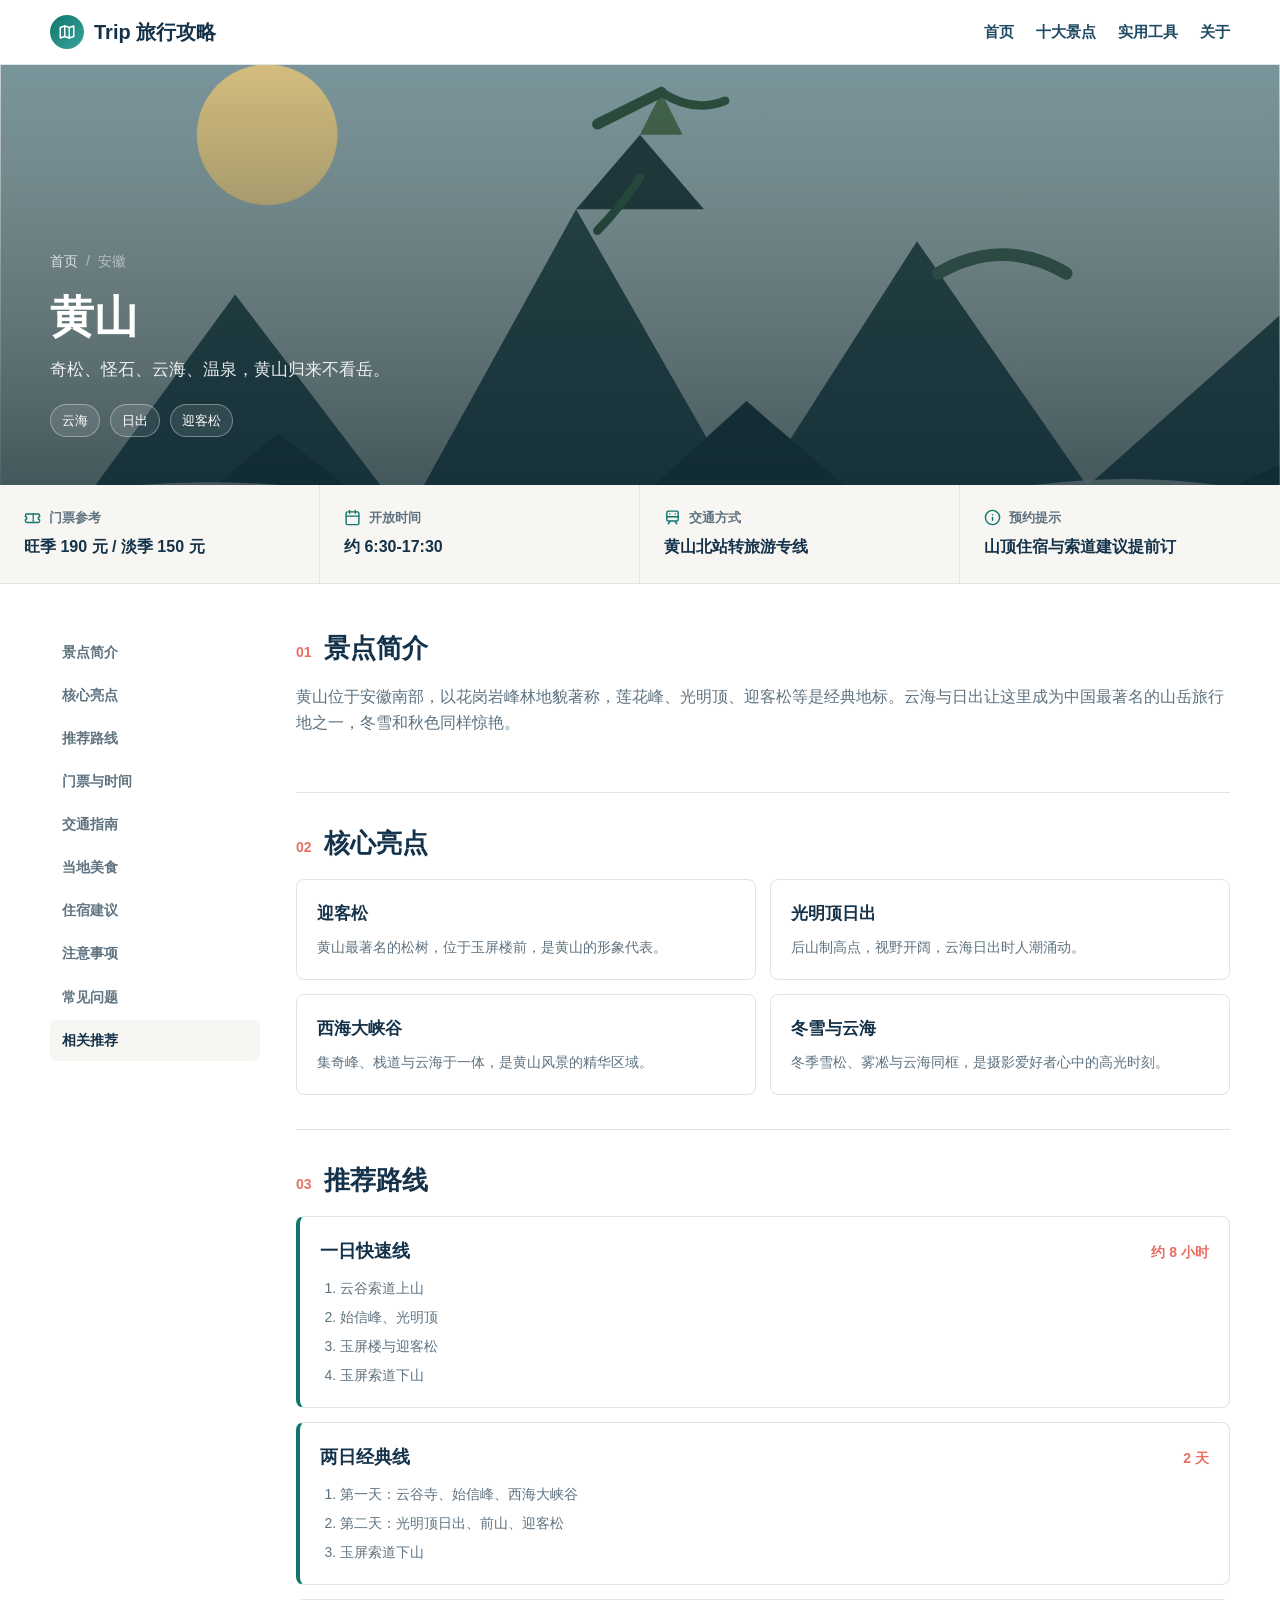
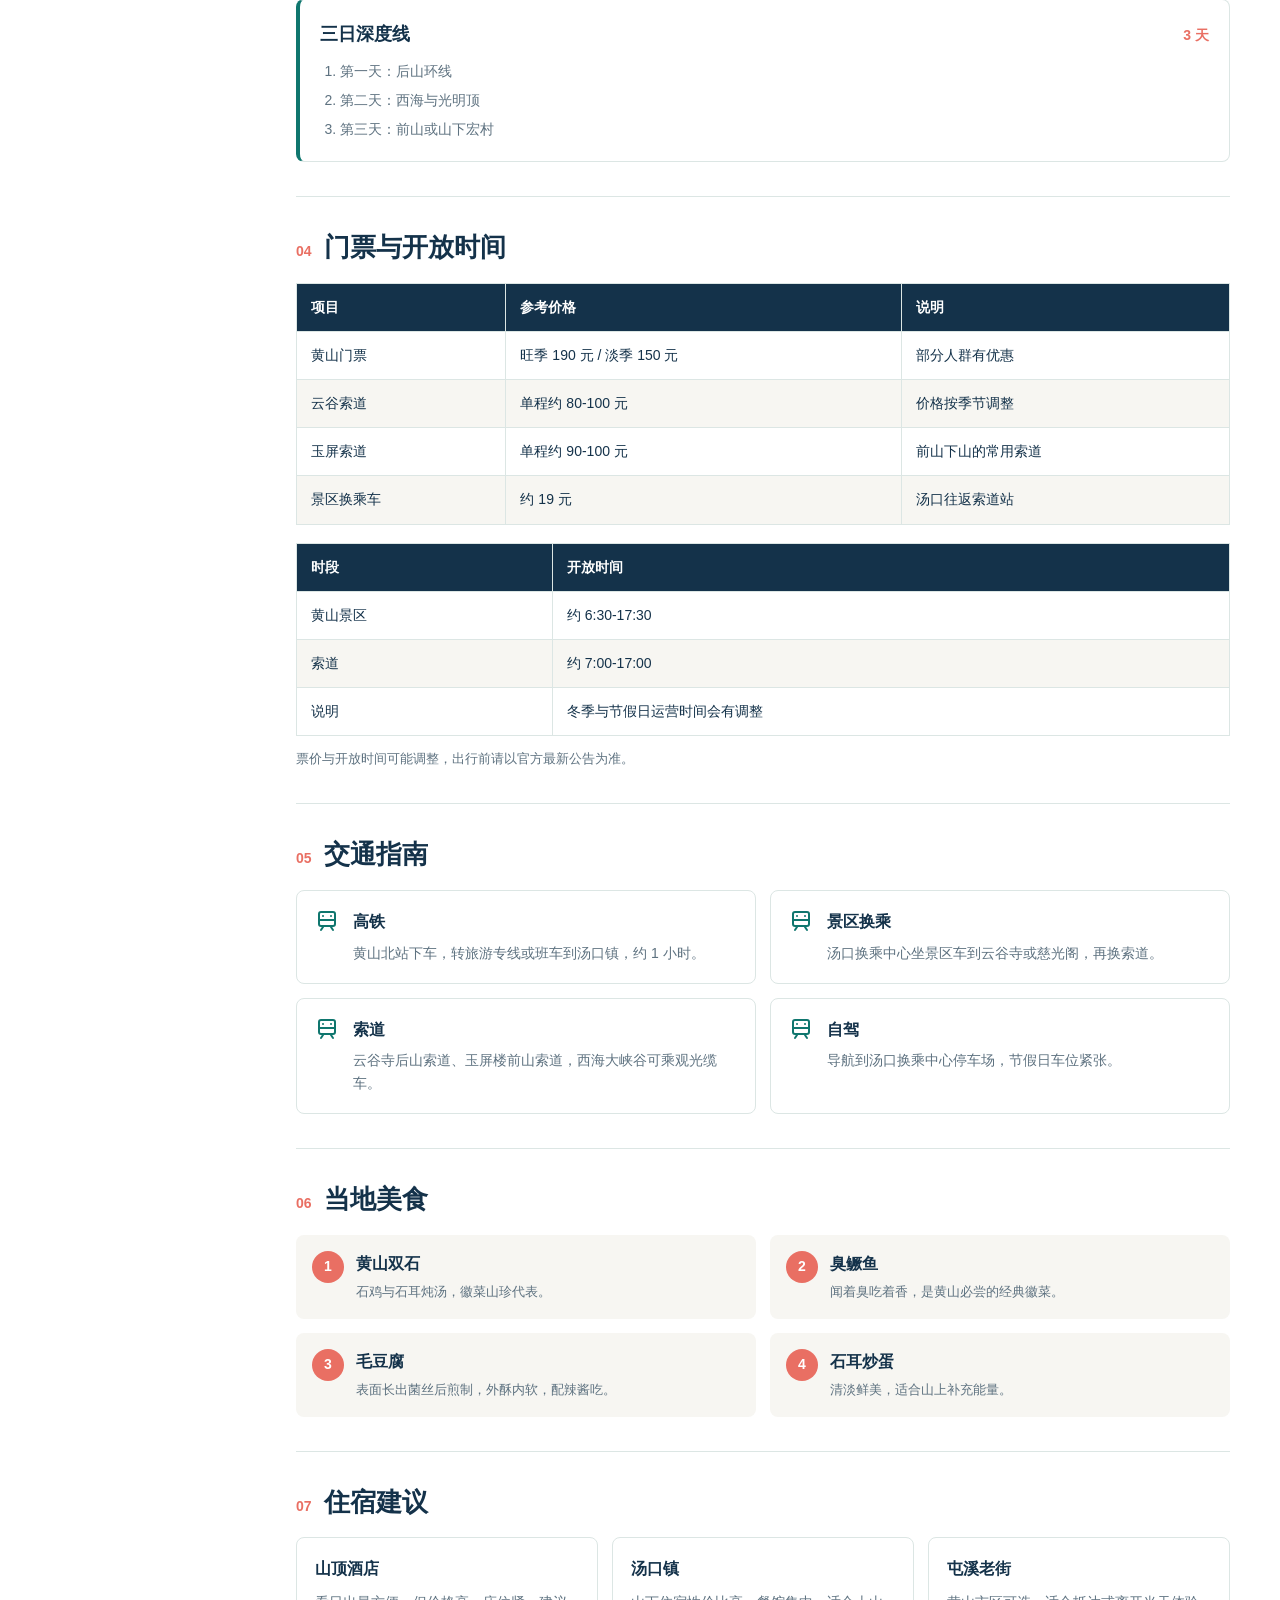
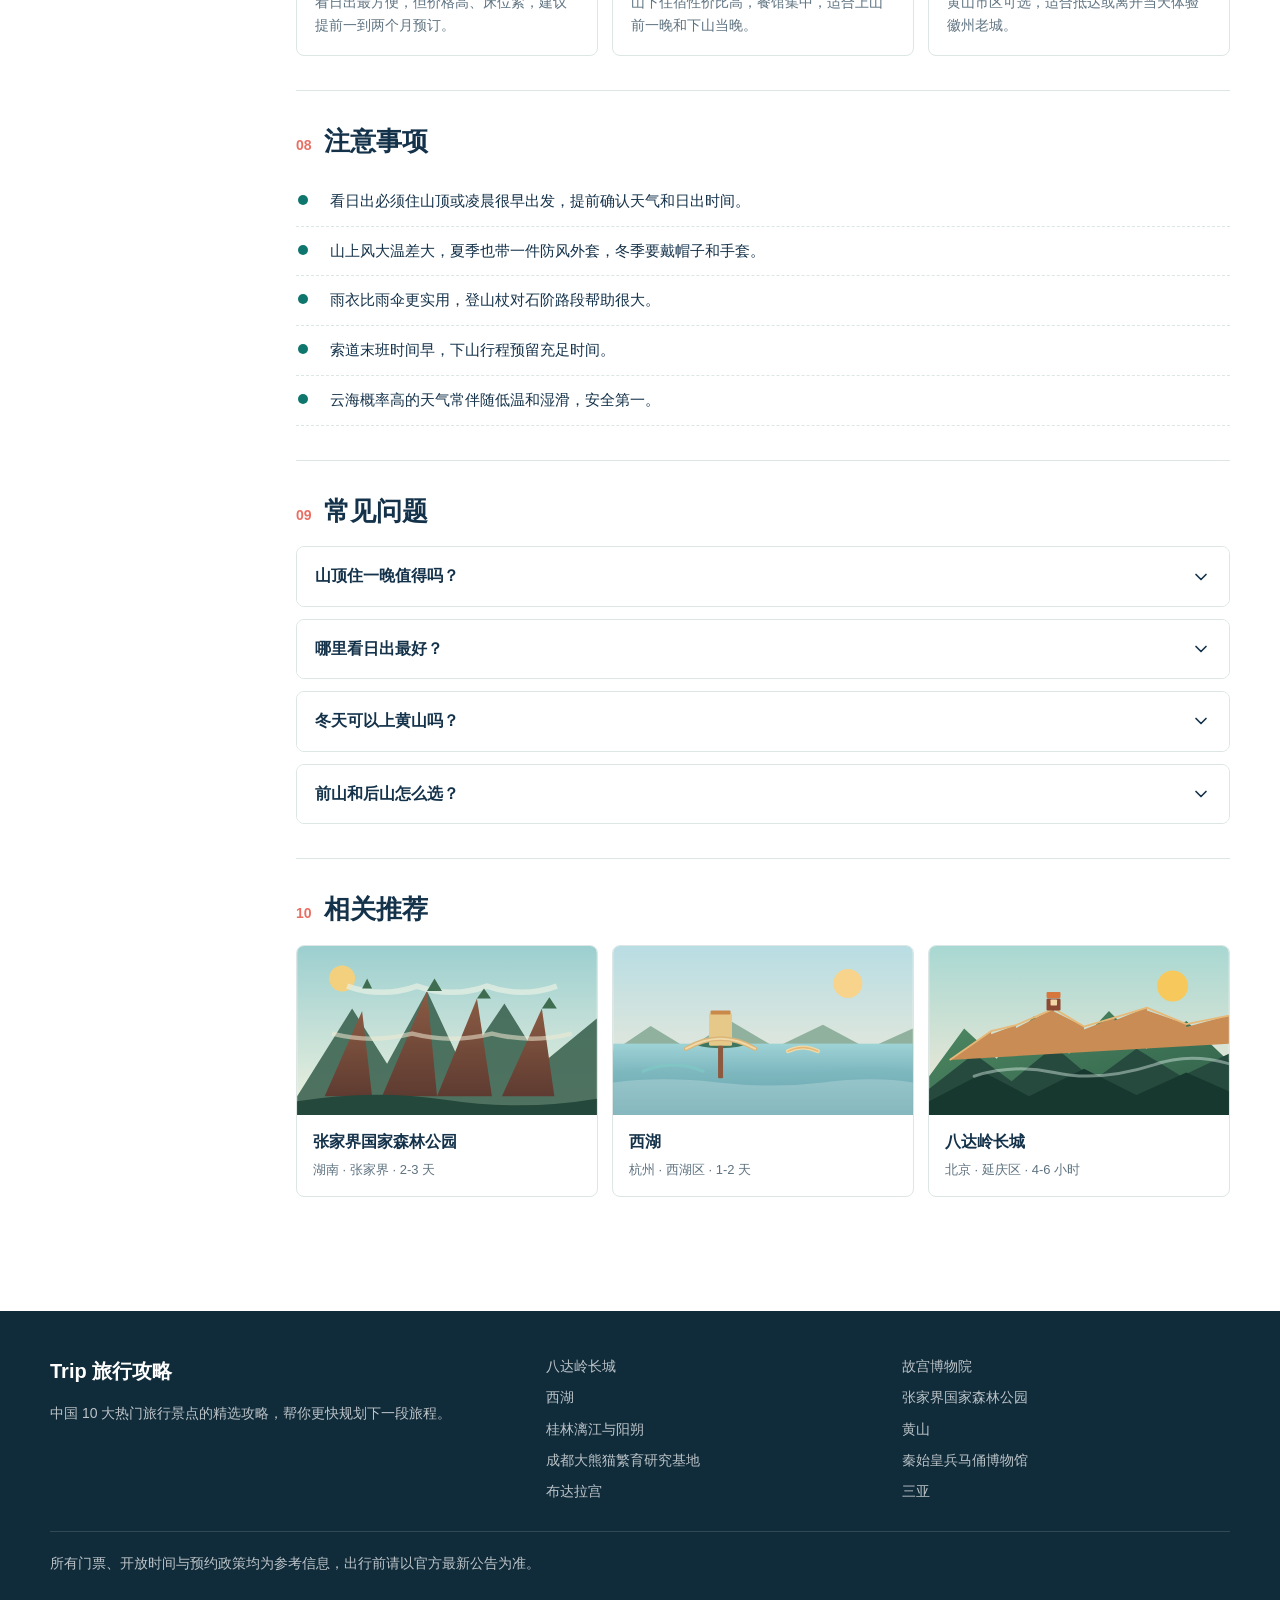
<file: attractions/huangshan.html>
<!doctype html>
<html lang="zh-CN">
<head>
  <meta charset="utf-8">
  <meta name="viewport" content="width=device-width, initial-scale=1">
  <title>黄山攻略 | Trip 旅行攻略</title>
  <meta name="description" content="黄山详细攻略：日出云海、索道路线、门票、山顶住宿、交通、美食与注意事项。">
  <link rel="stylesheet" href="../assets/css/styles.css">
</head>
<body data-page="attraction" data-slug="huangshan">
  <div id="attractionApp"></div>
  <script src="../assets/js/attractions-data.js"></script>
  <script src="../assets/js/site.js"></script>
</body>
</html>
</file>
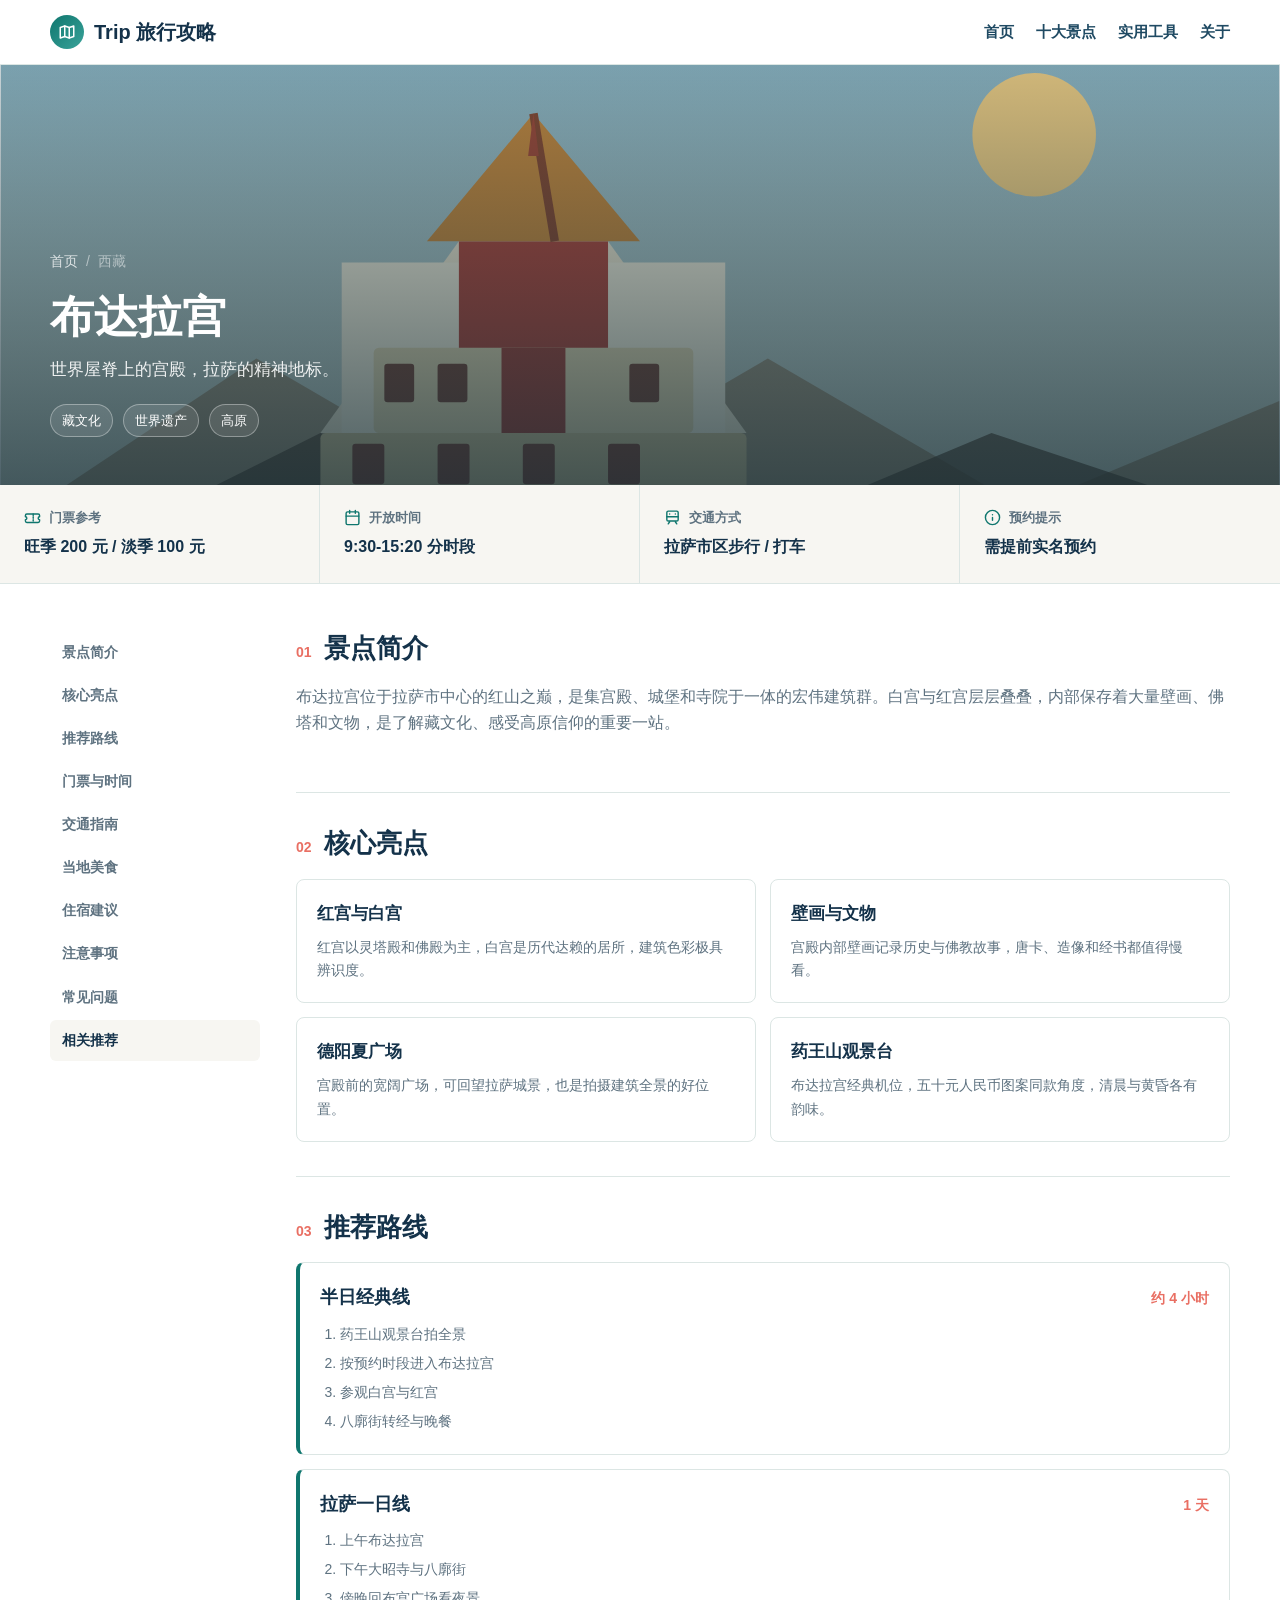
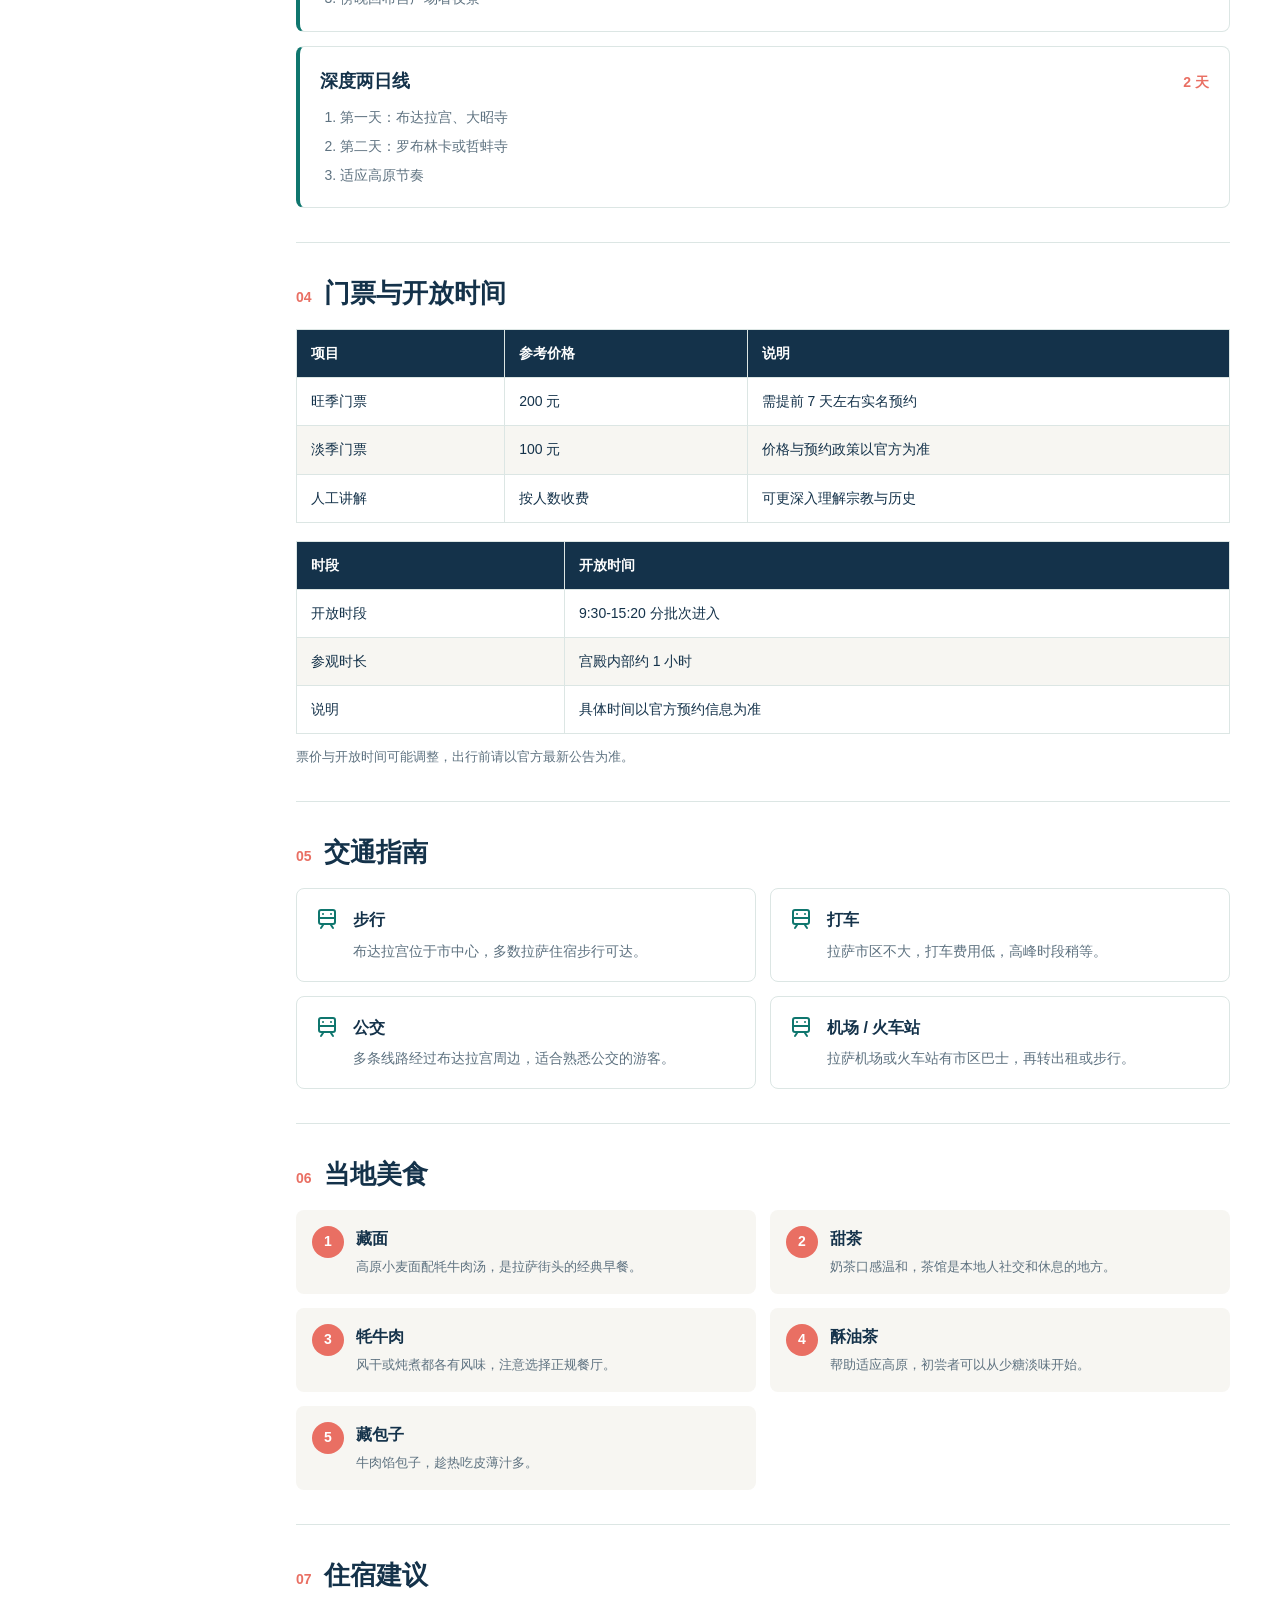
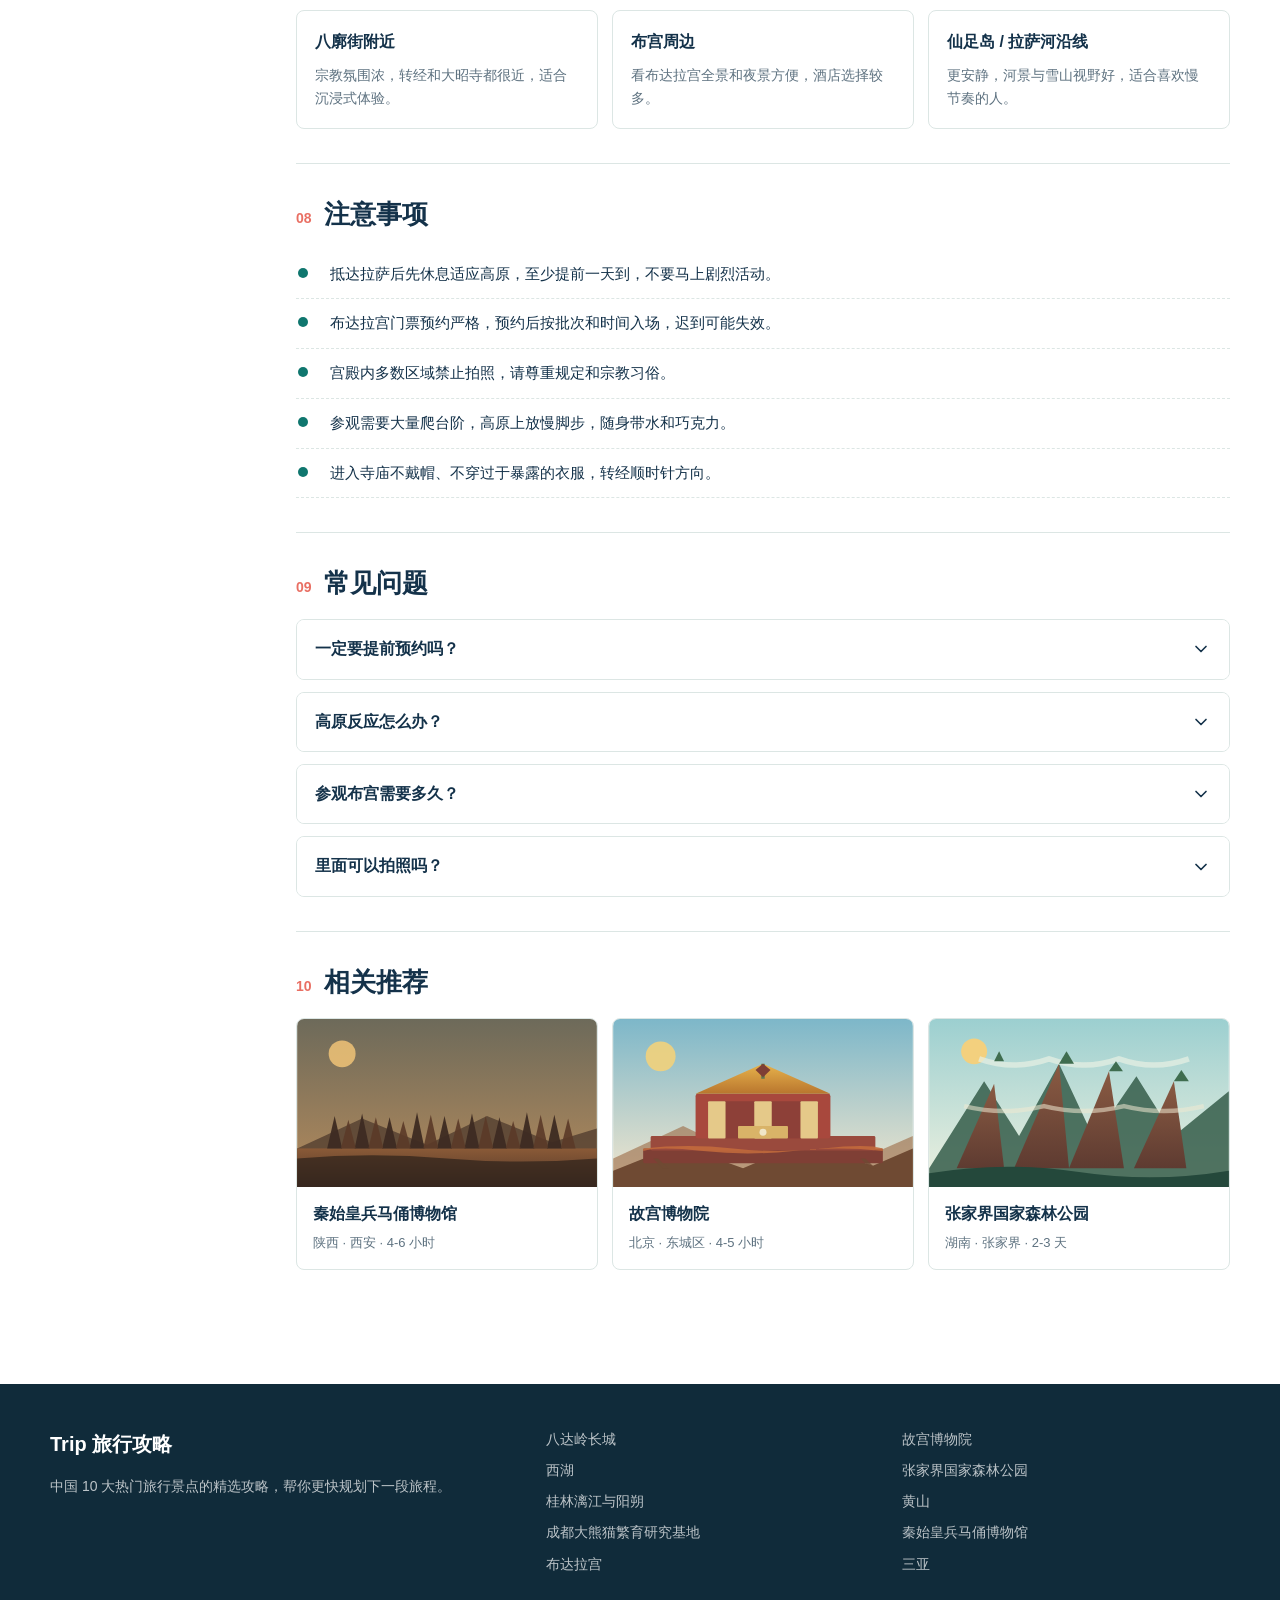
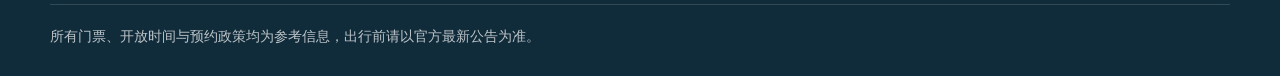
<file: attractions/potala-palace.html>
<!doctype html>
<html lang="zh-CN">
<head>
  <meta charset="utf-8">
  <meta name="viewport" content="width=device-width, initial-scale=1">
  <title>布达拉宫攻略 | Trip 旅行攻略</title>
  <meta name="description" content="布达拉宫详细攻略：预约、门票、参观路线、高原注意事项、交通、美食与住宿建议。">
  <link rel="stylesheet" href="../assets/css/styles.css">
</head>
<body data-page="attraction" data-slug="potala-palace">
  <div id="attractionApp"></div>
  <script src="../assets/js/attractions-data.js"></script>
  <script src="../assets/js/site.js"></script>
</body>
</html>
</file>
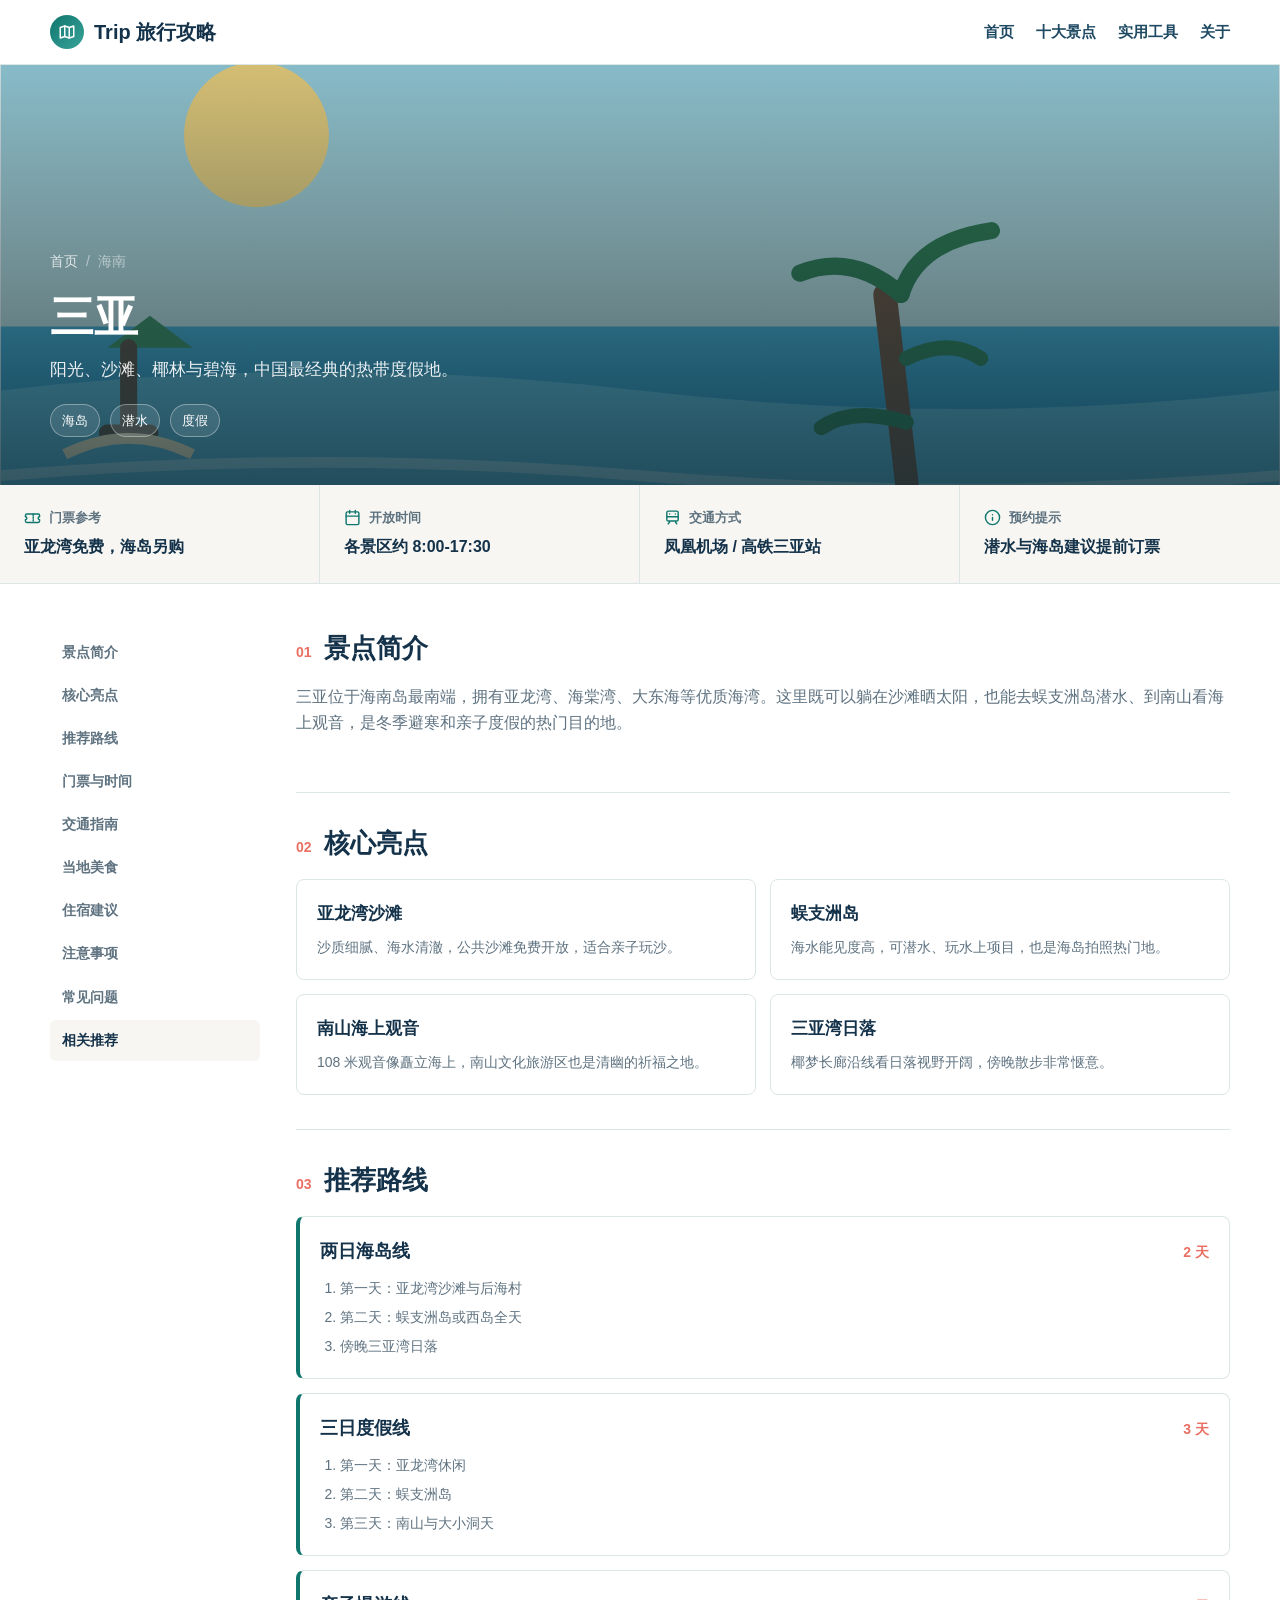
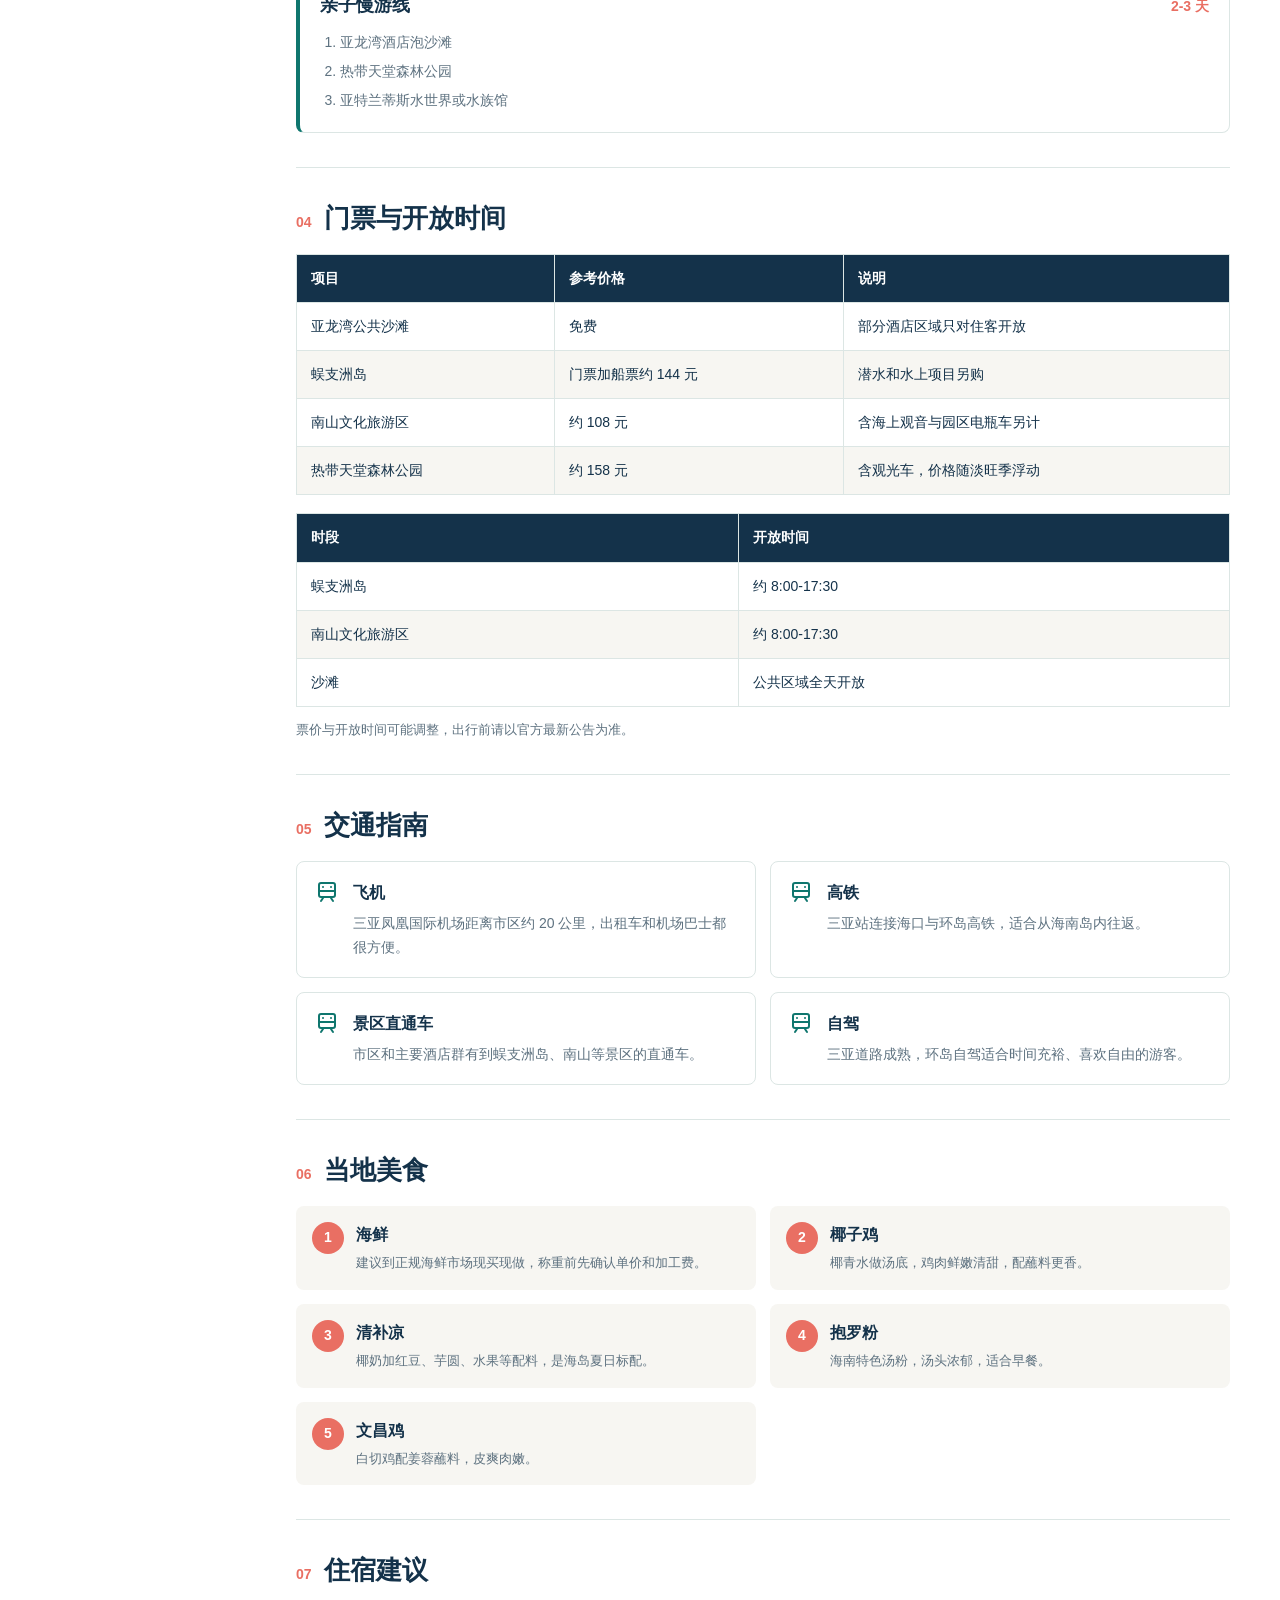
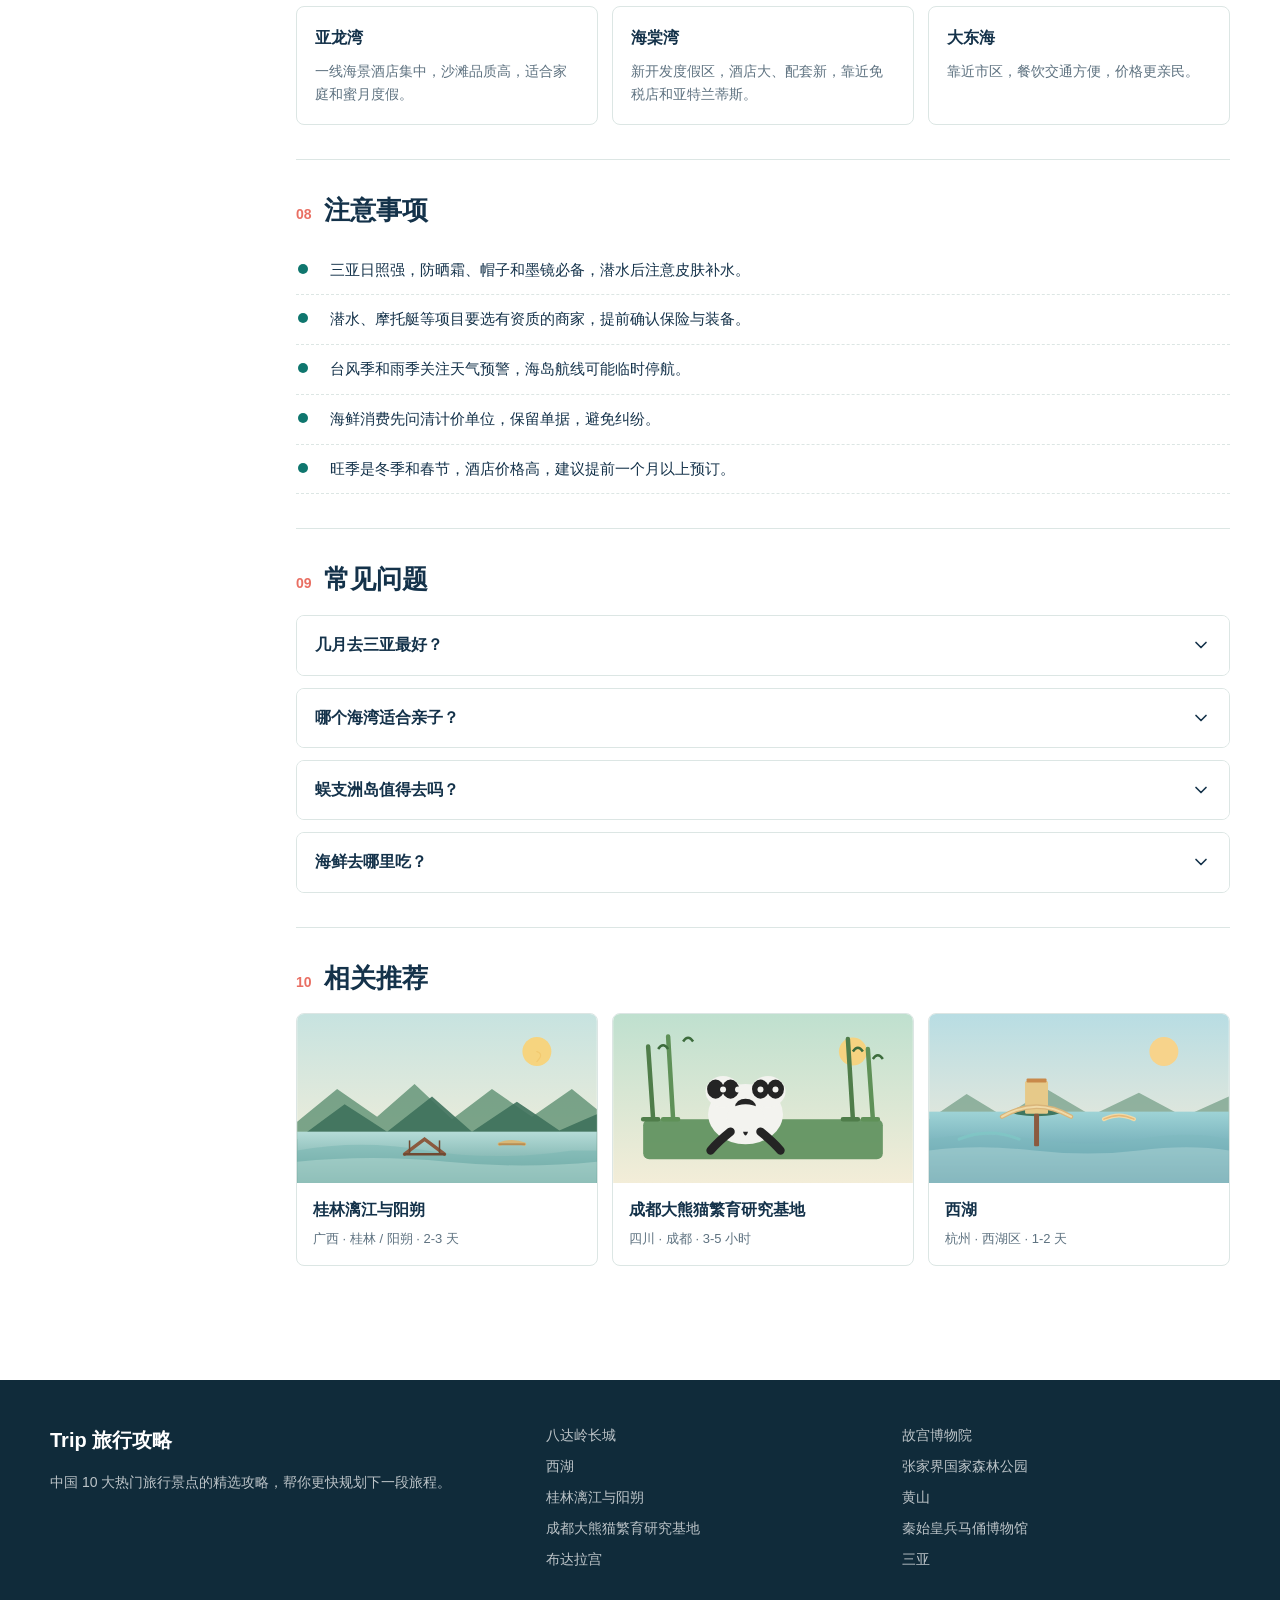
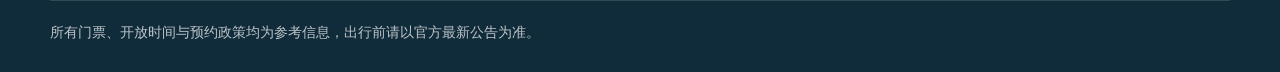
<file: attractions/sanya.html>
<!doctype html>
<html lang="zh-CN">
<head>
  <meta charset="utf-8">
  <meta name="viewport" content="width=device-width, initial-scale=1">
  <title>三亚攻略 | Trip 旅行攻略</title>
  <meta name="description" content="三亚详细攻略：海岛路线、潜水、沙滩、门票、交通、海鲜、住宿与注意事项。">
  <link rel="stylesheet" href="../assets/css/styles.css">
</head>
<body data-page="attraction" data-slug="sanya">
  <div id="attractionApp"></div>
  <script src="../assets/js/attractions-data.js"></script>
  <script src="../assets/js/site.js"></script>
</body>
</html>
</file>
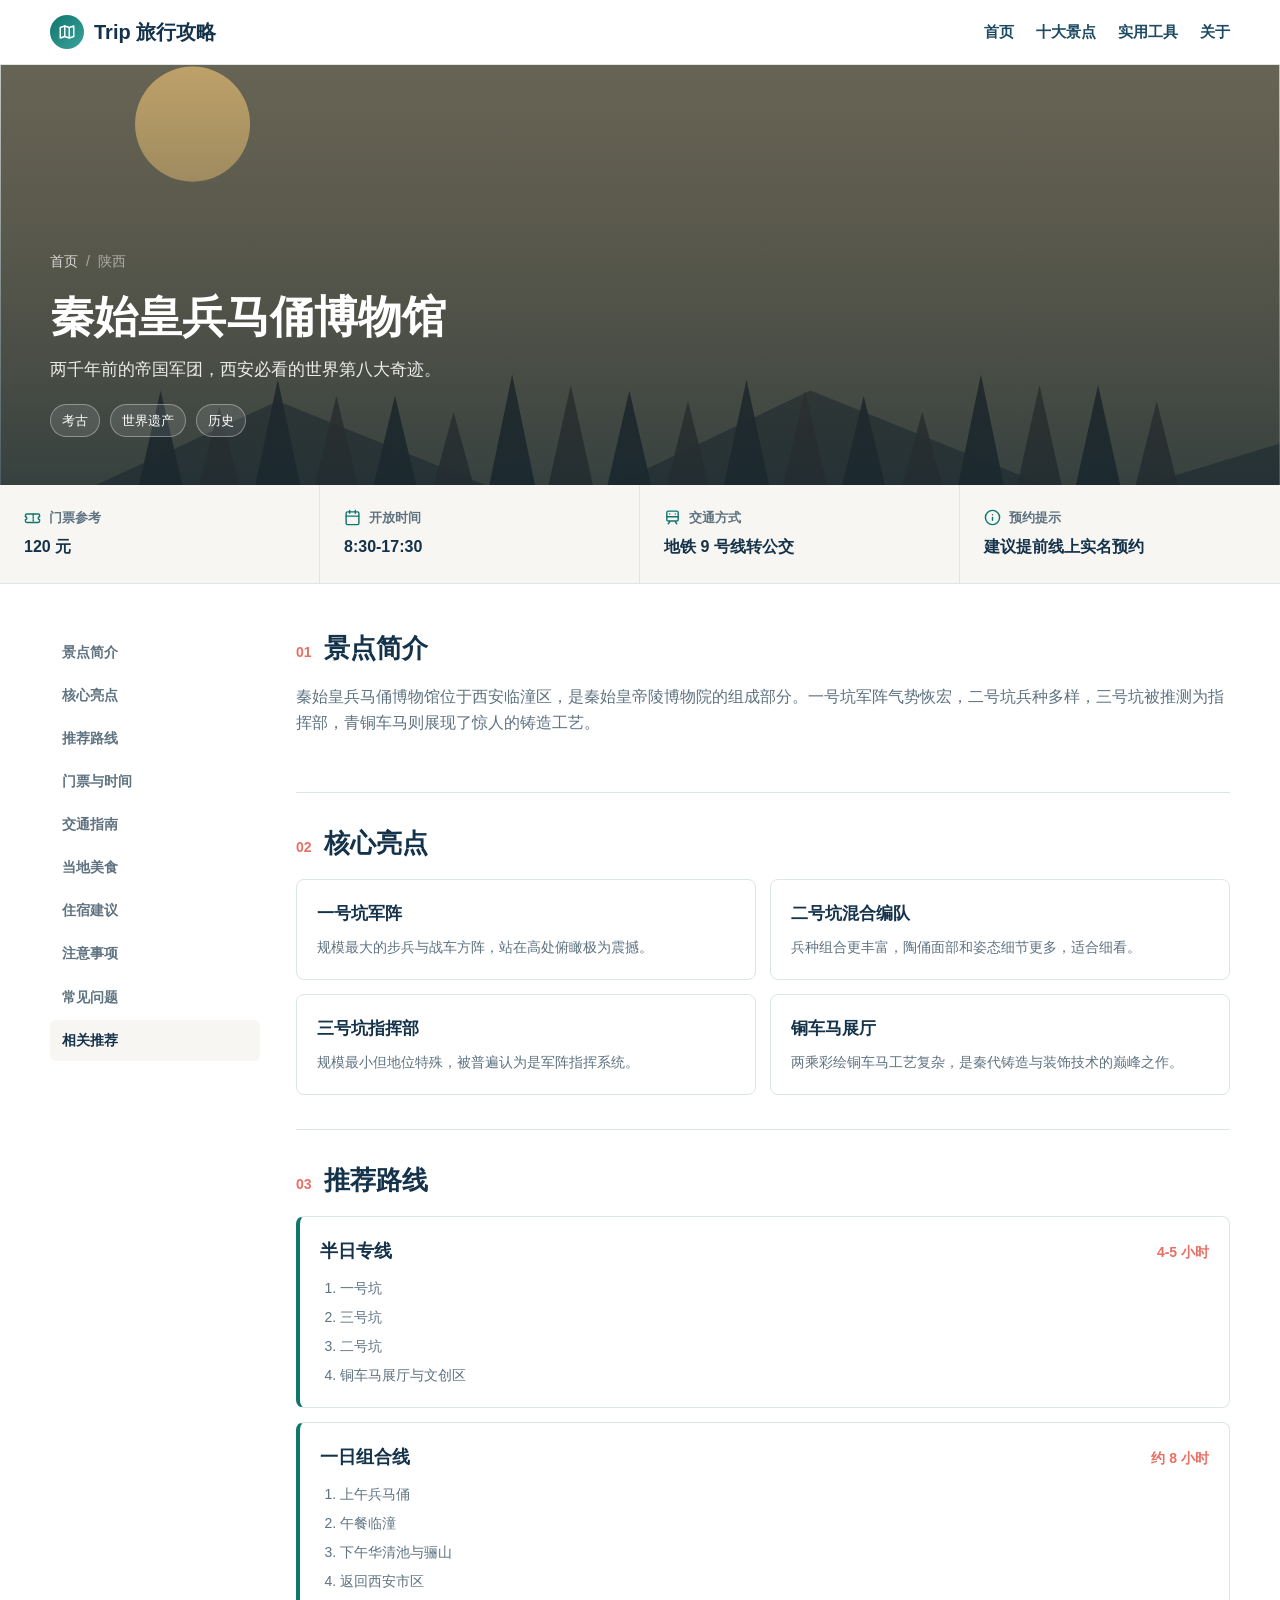
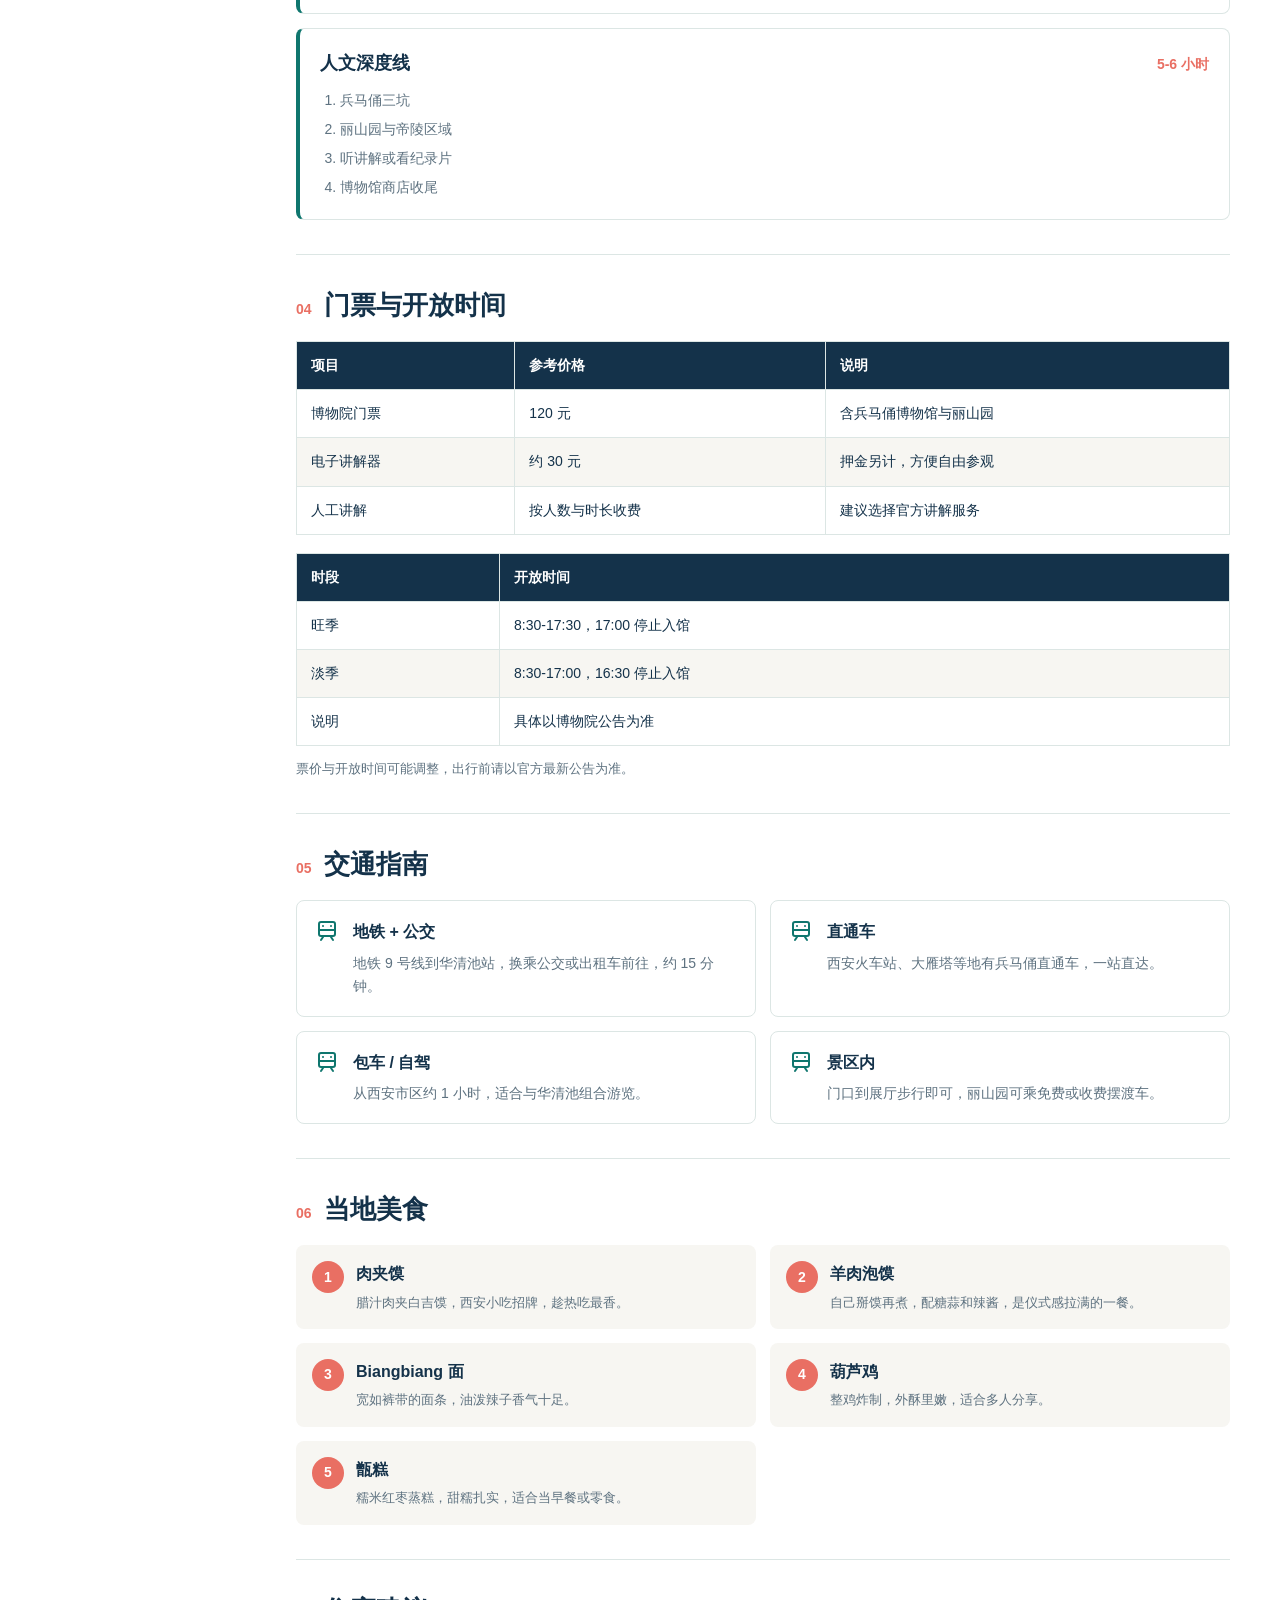
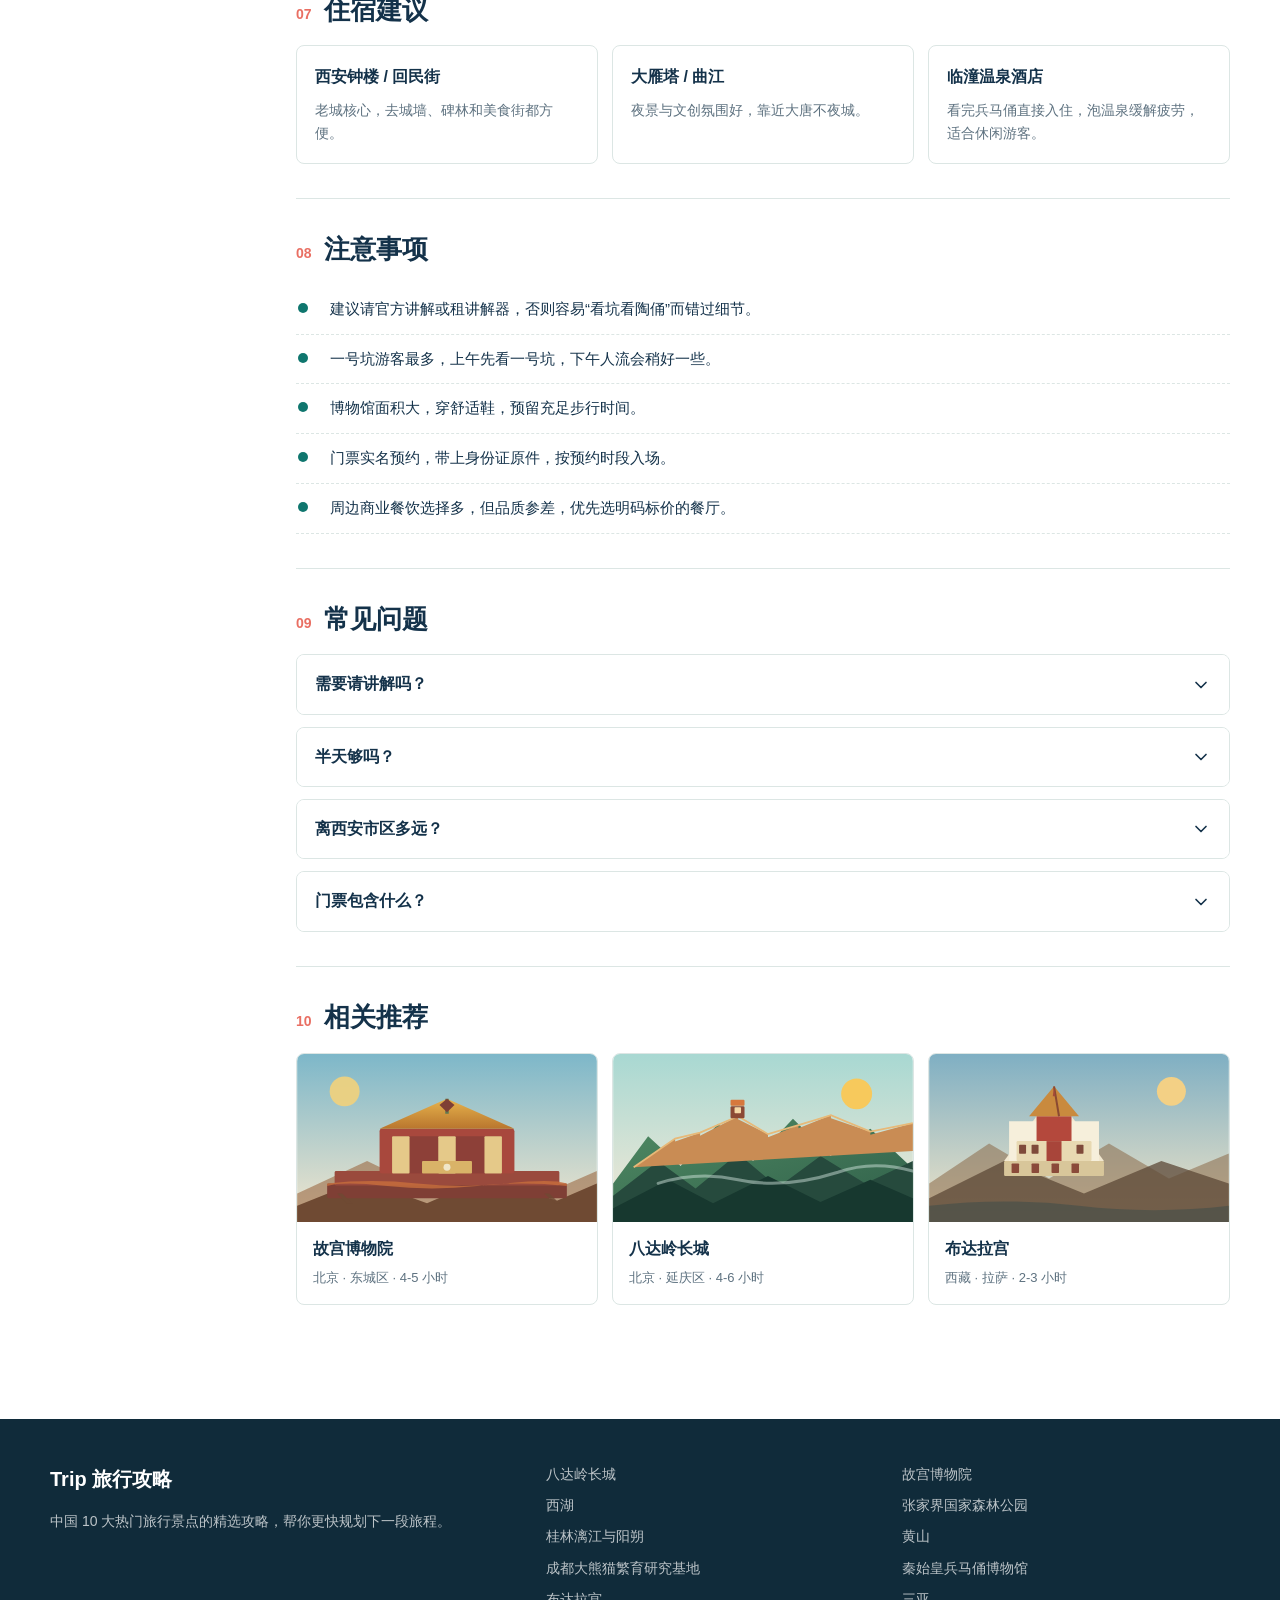
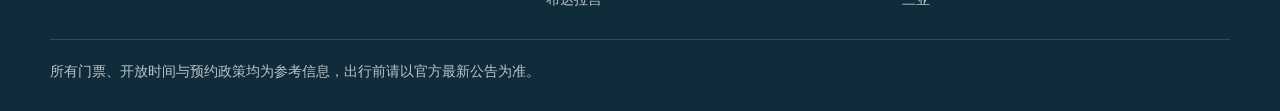
<file: attractions/terracotta-army.html>
<!doctype html>
<html lang="zh-CN">
<head>
  <meta charset="utf-8">
  <meta name="viewport" content="width=device-width, initial-scale=1">
  <title>秦始皇兵马俑博物馆攻略 | Trip 旅行攻略</title>
  <meta name="description" content="秦始皇兵马俑博物馆详细攻略：三坑参观路线、门票、交通、讲解、美食、住宿与注意事项。">
  <link rel="stylesheet" href="../assets/css/styles.css">
</head>
<body data-page="attraction" data-slug="terracotta-army">
  <div id="attractionApp"></div>
  <script src="../assets/js/attractions-data.js"></script>
  <script src="../assets/js/site.js"></script>
</body>
</html>
</file>
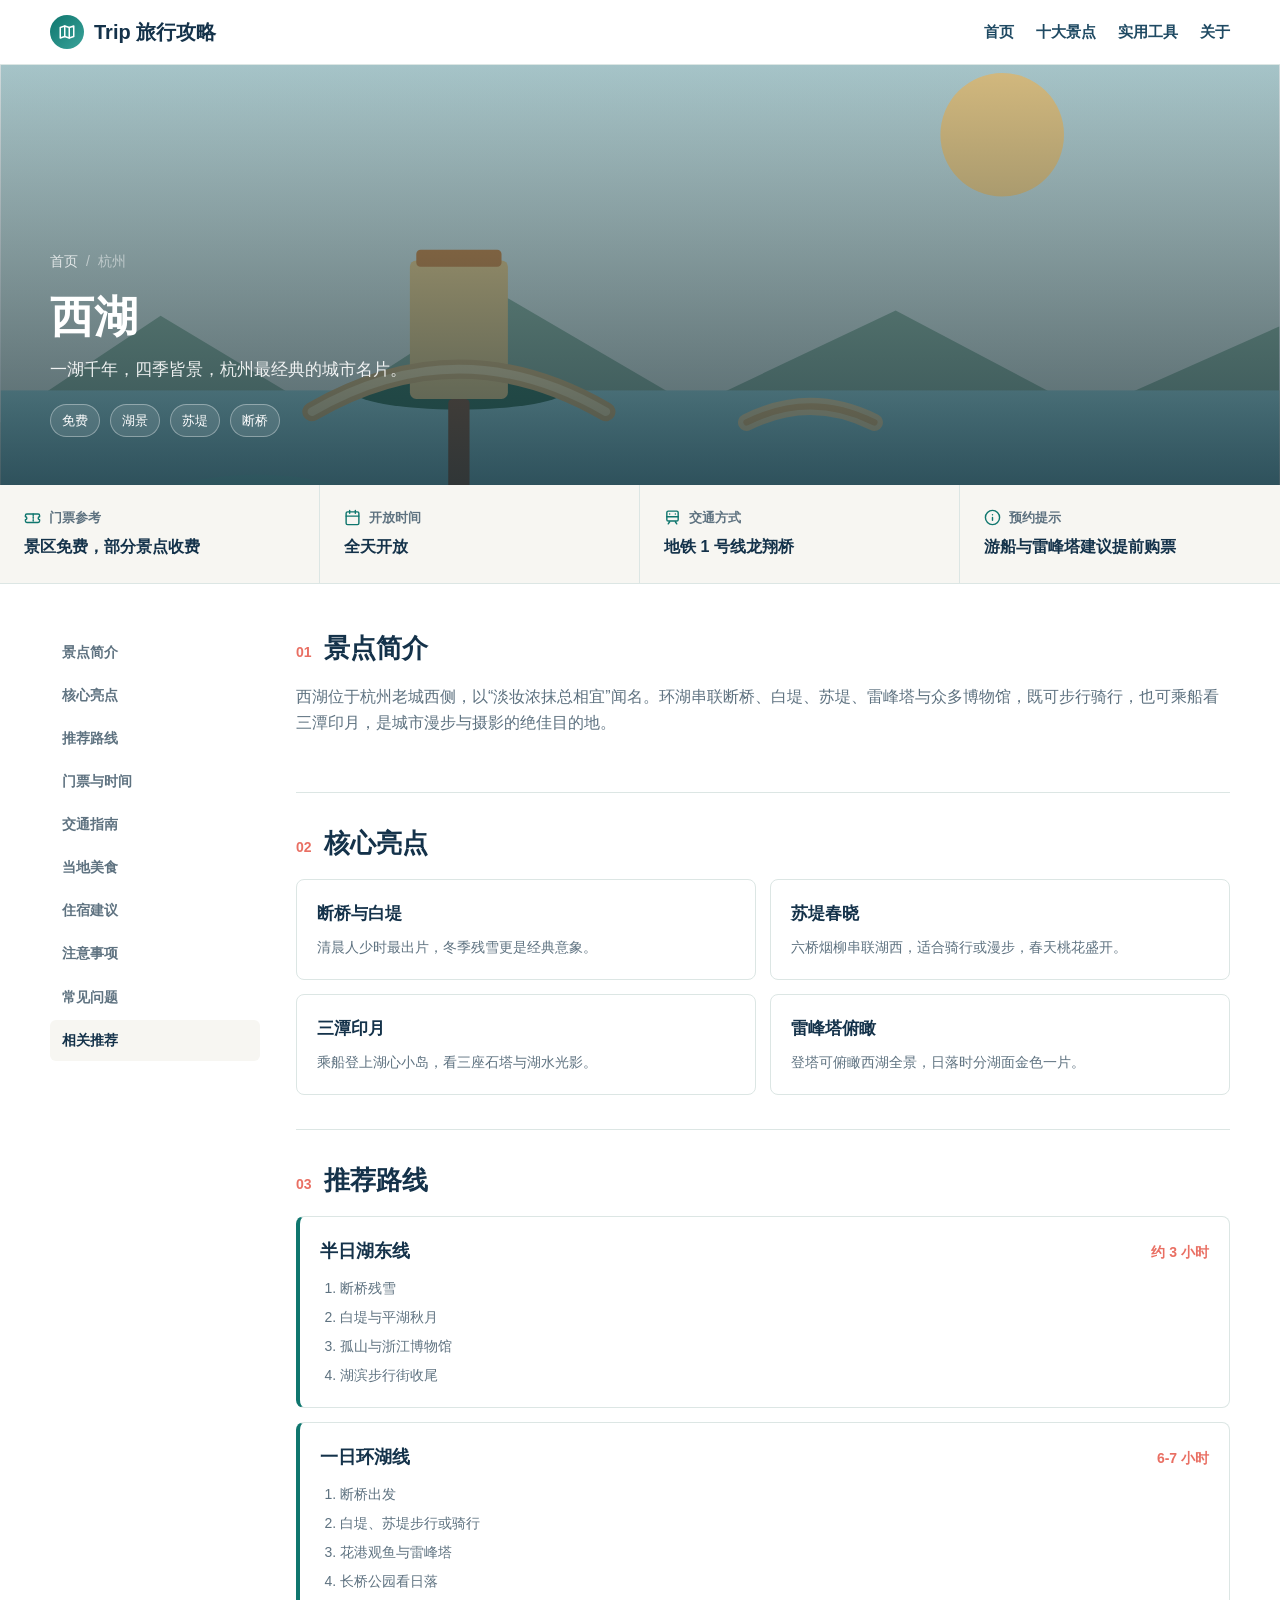
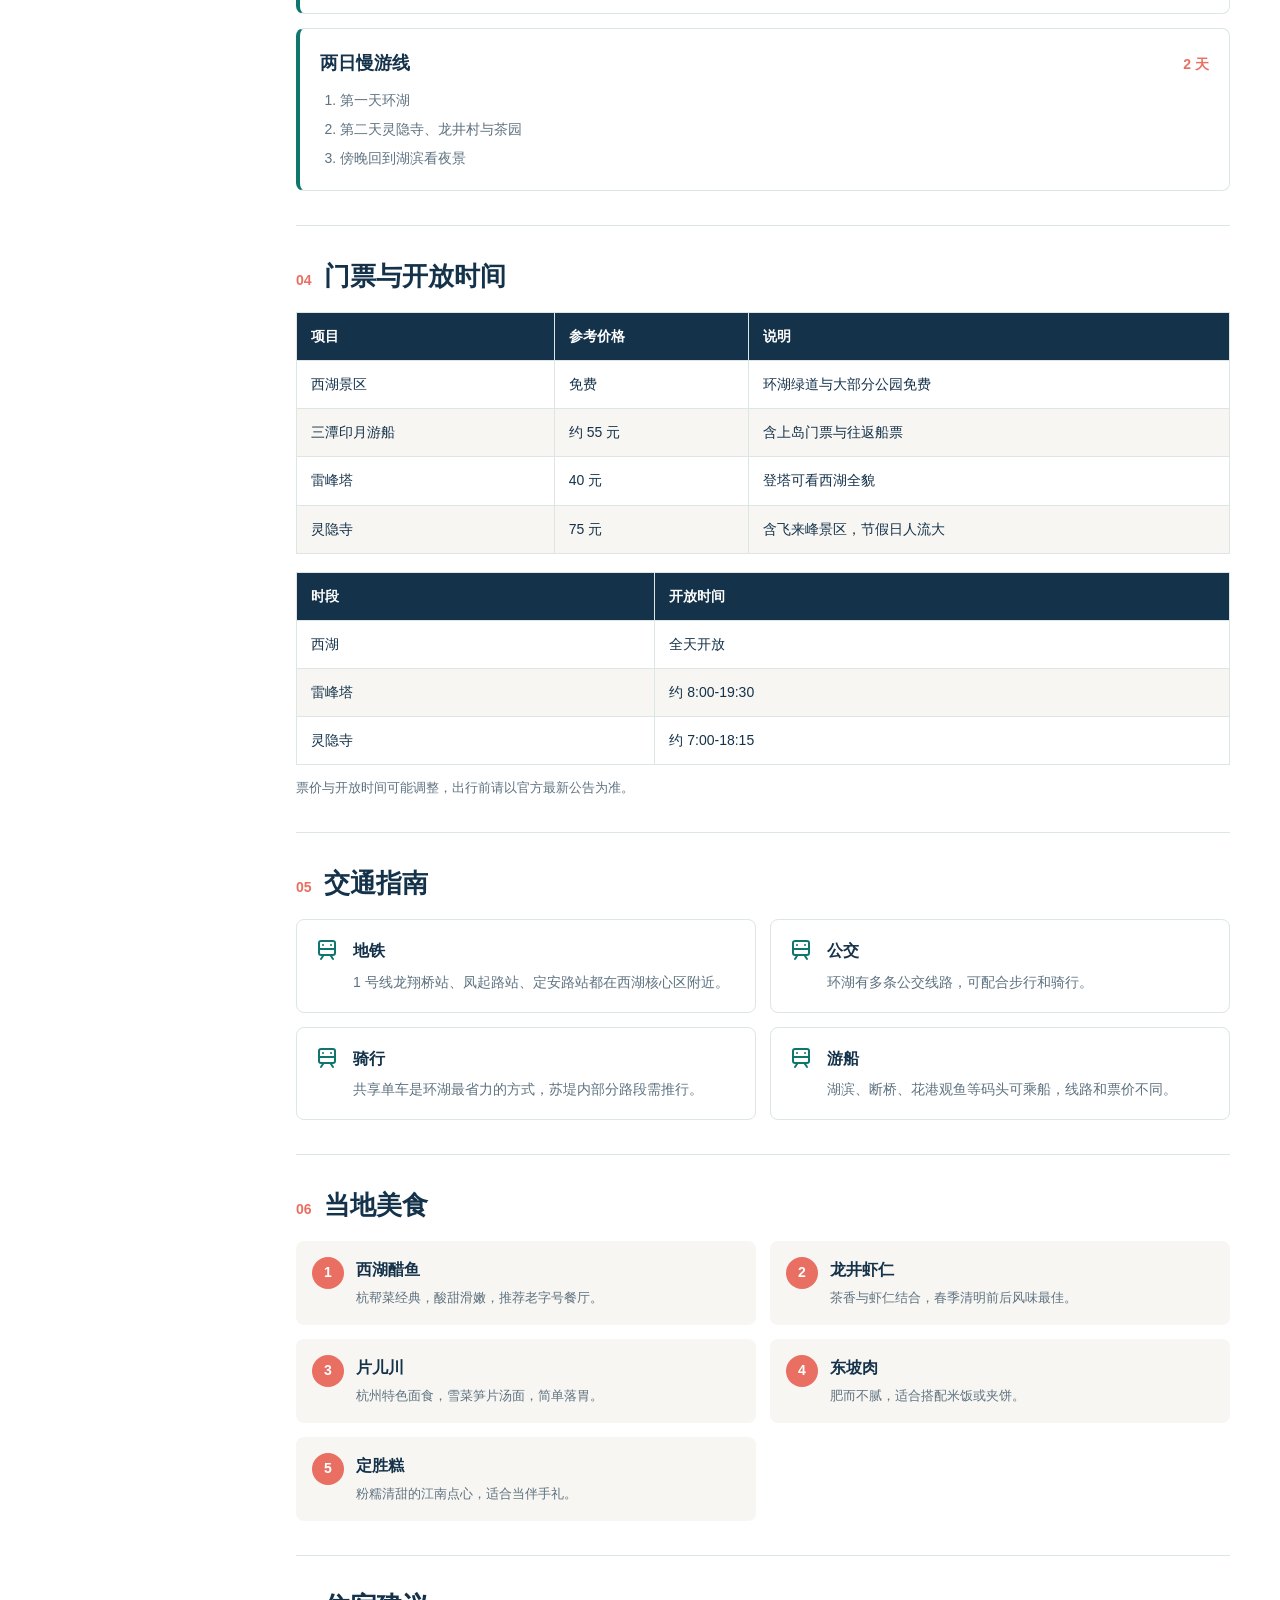
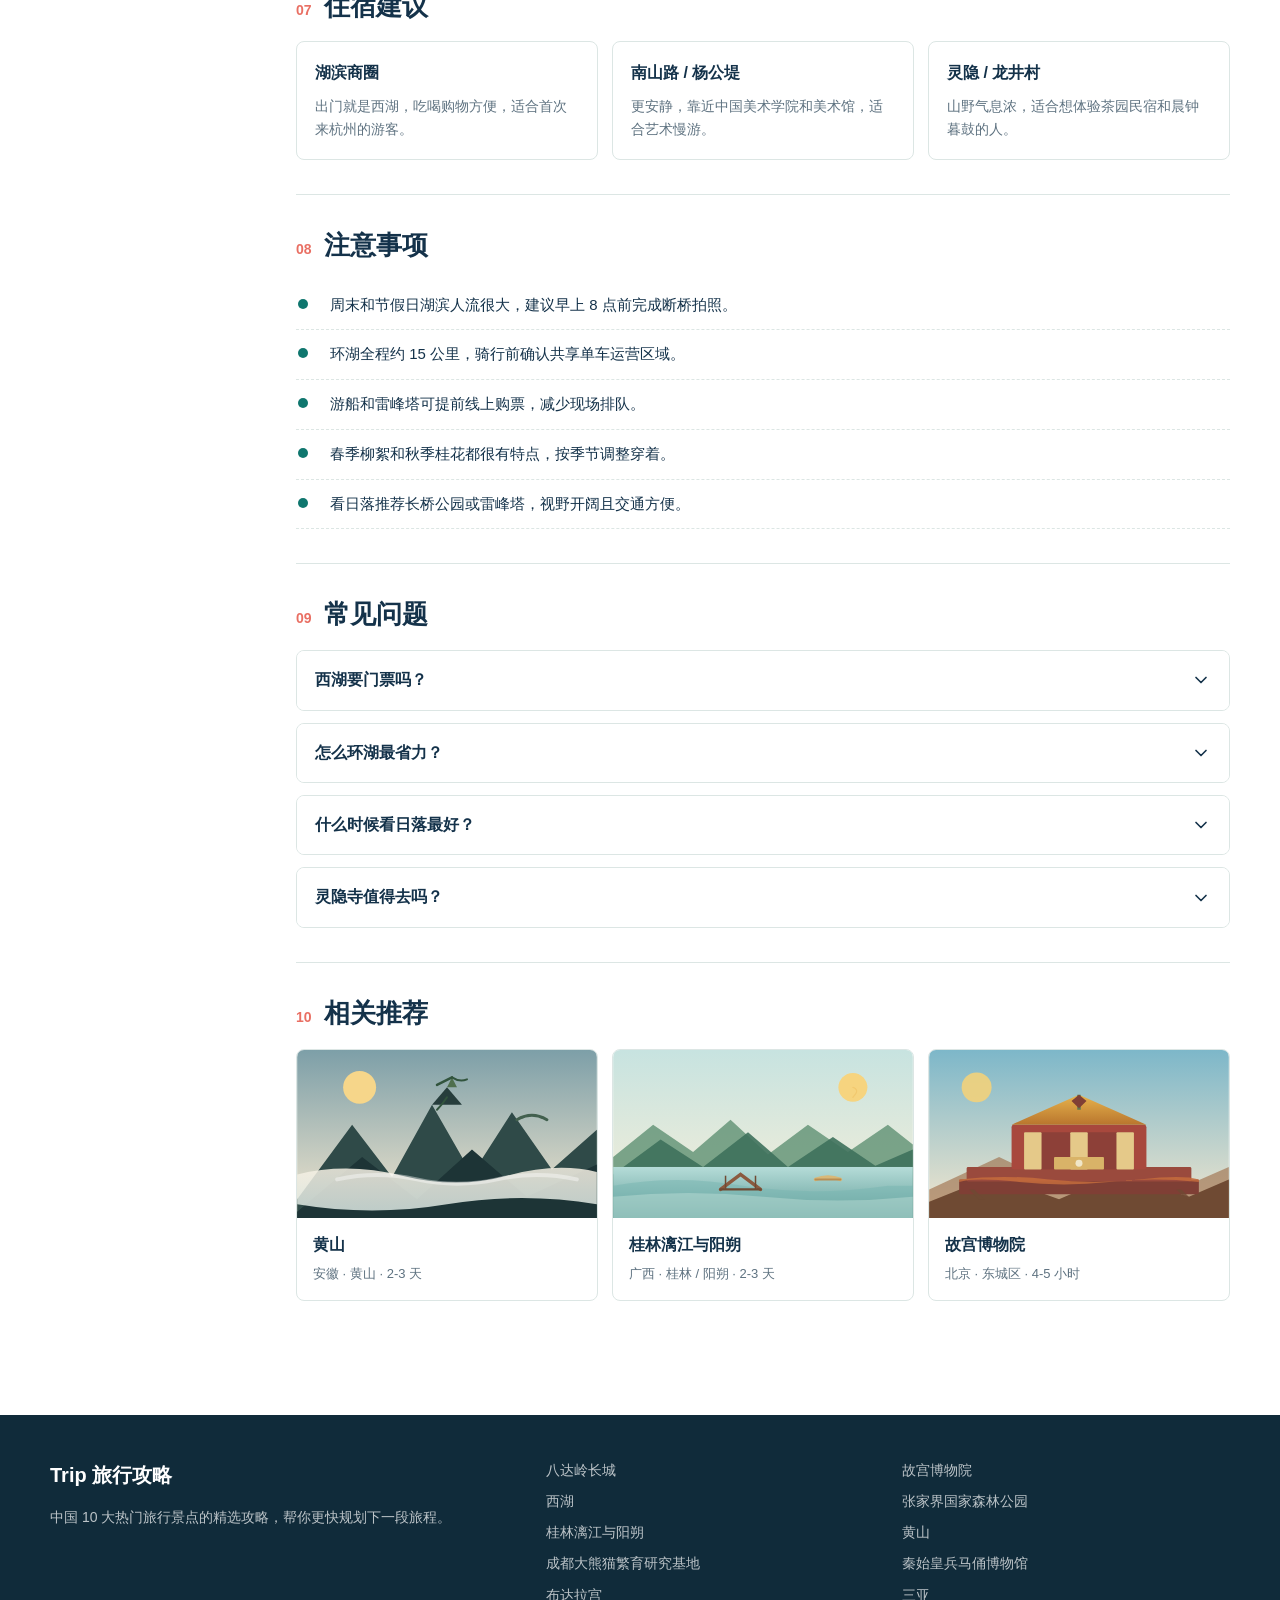
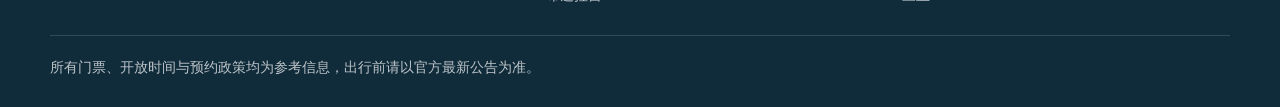
<file: attractions/west-lake.html>
<!doctype html>
<html lang="zh-CN">
<head>
  <meta charset="utf-8">
  <meta name="viewport" content="width=device-width, initial-scale=1">
  <title>西湖攻略 | Trip 旅行攻略</title>
  <meta name="description" content="杭州西湖详细攻略：环湖路线、游船、雷峰塔、交通、美食、住宿与注意事项。">
  <link rel="stylesheet" href="../assets/css/styles.css">
</head>
<body data-page="attraction" data-slug="west-lake">
  <div id="attractionApp"></div>
  <script src="../assets/js/attractions-data.js"></script>
  <script src="../assets/js/site.js"></script>
</body>
</html>
</file>
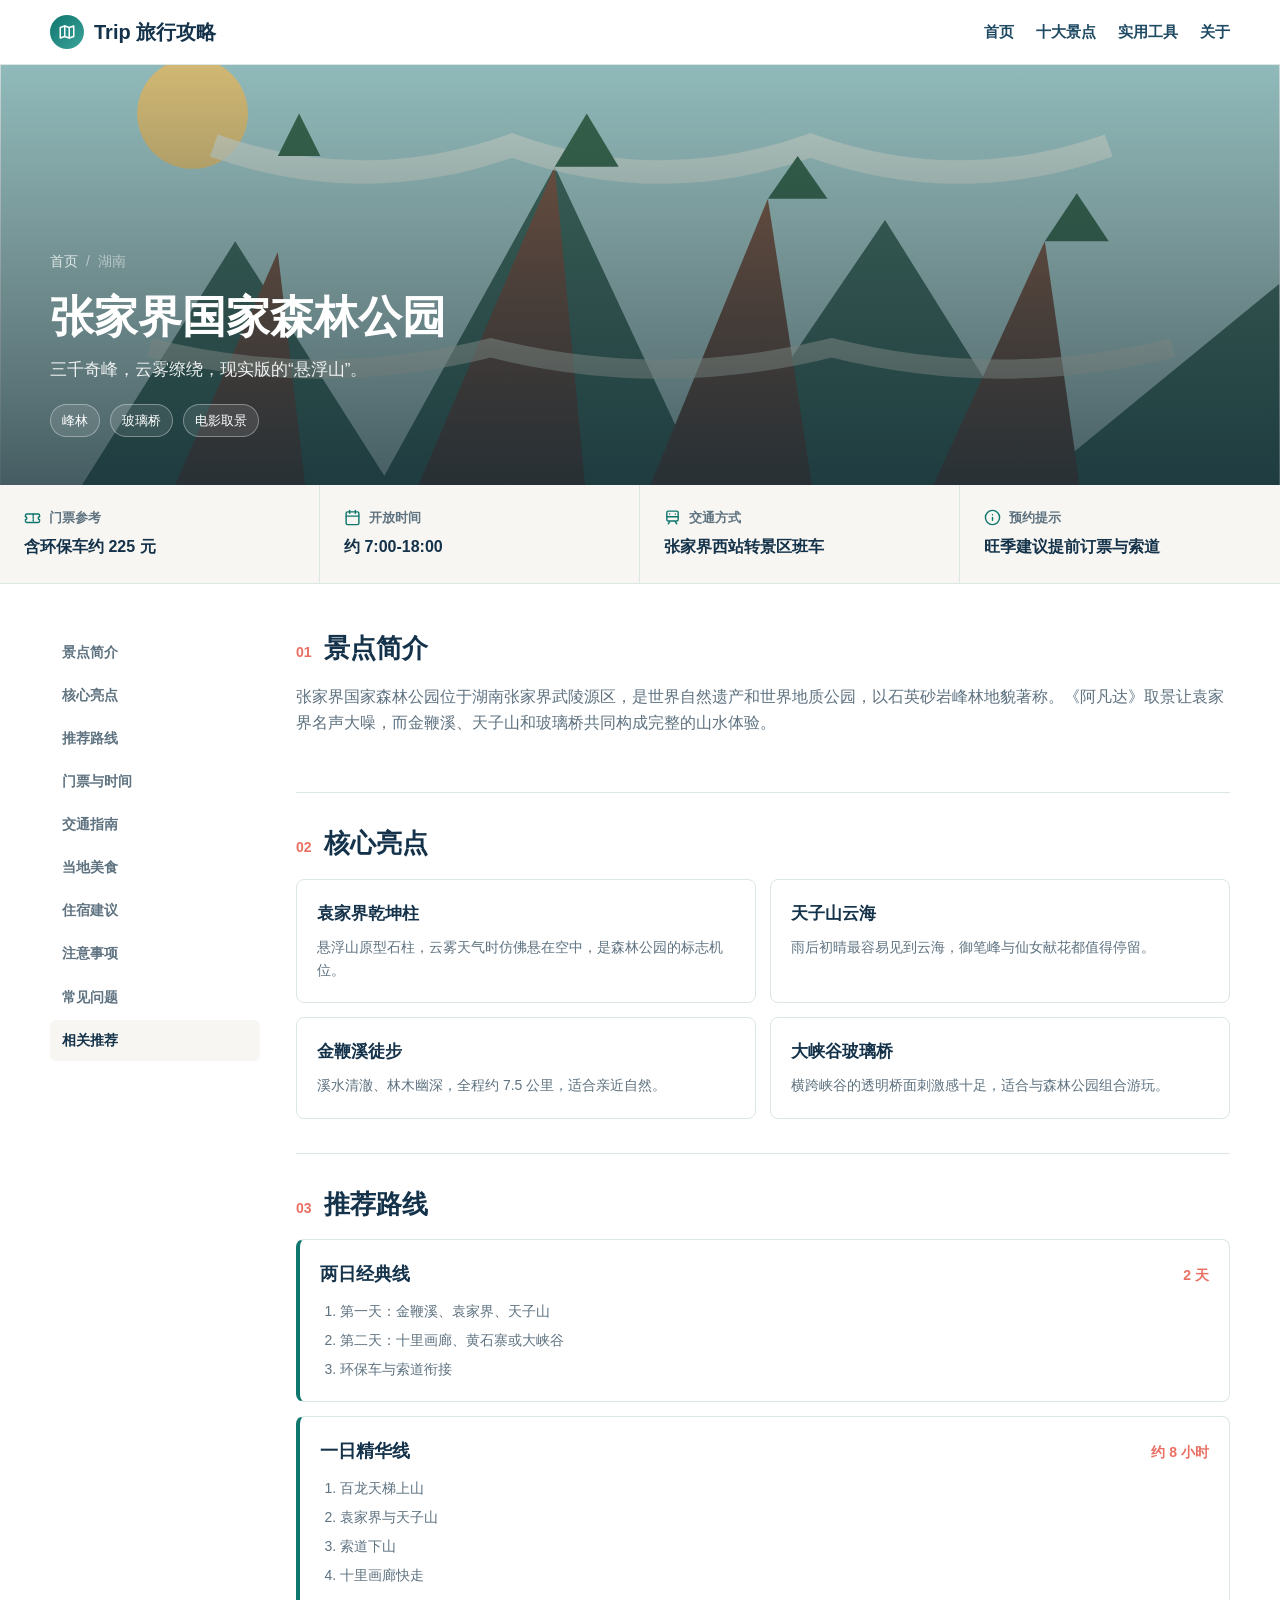
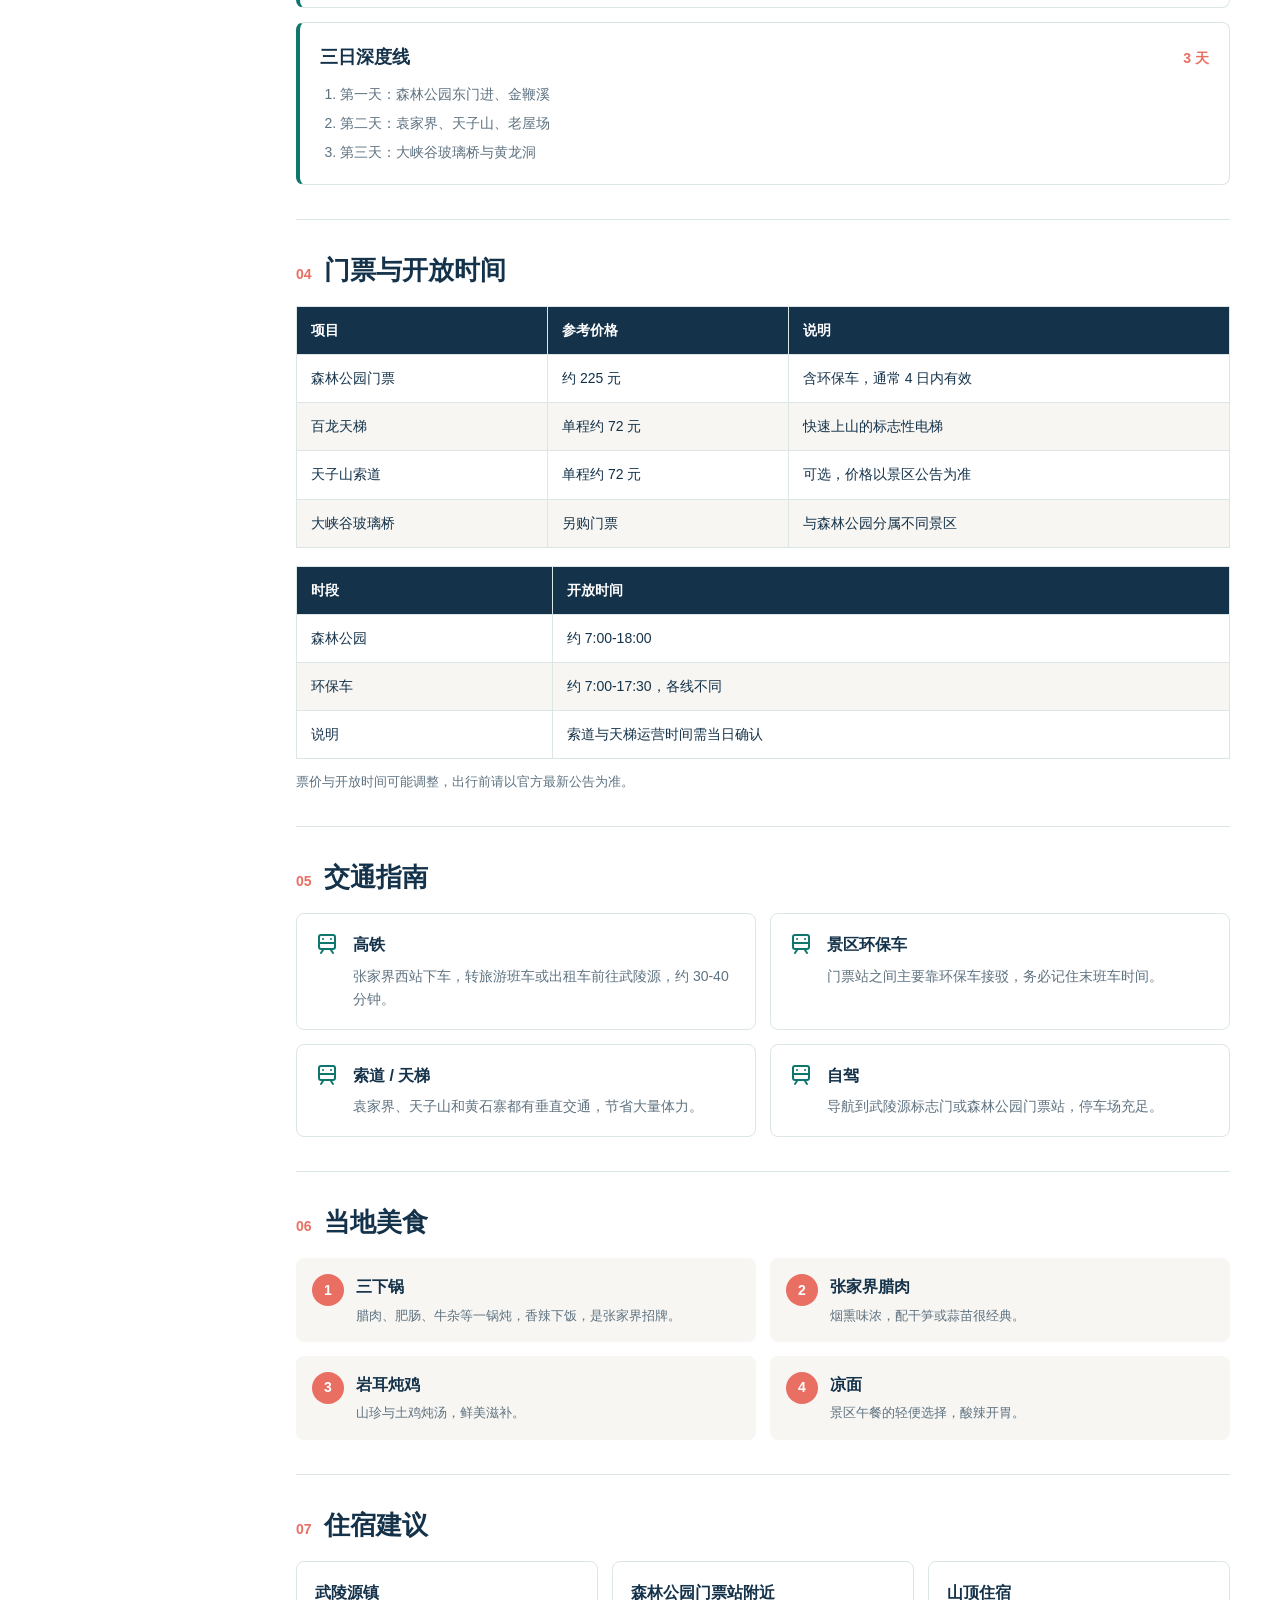
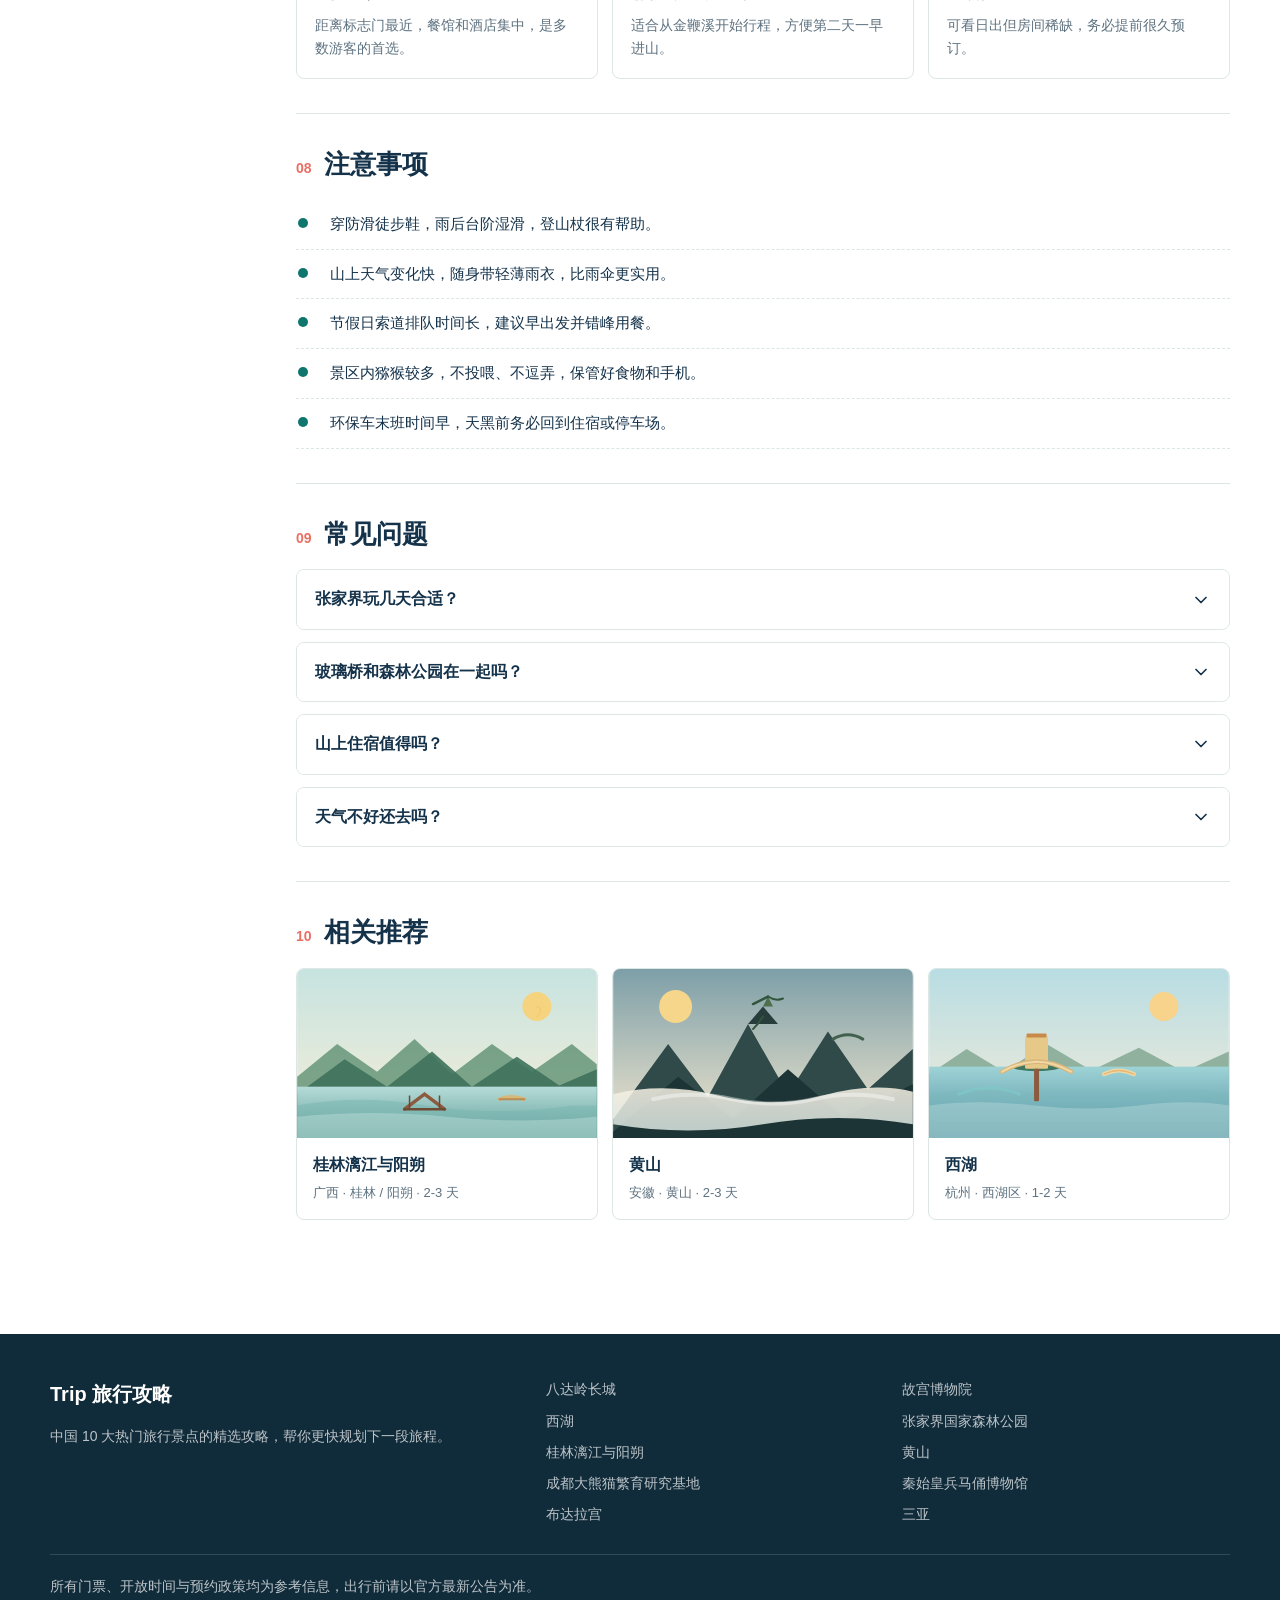
<file: attractions/zhangjiajie.html>
<!doctype html>
<html lang="zh-CN">
<head>
  <meta charset="utf-8">
  <meta name="viewport" content="width=device-width, initial-scale=1">
  <title>张家界国家森林公园攻略 | Trip 旅行攻略</title>
  <meta name="description" content="张家界国家森林公园详细攻略：峰林路线、门票、索道、交通、美食、住宿与注意事项。">
  <link rel="stylesheet" href="../assets/css/styles.css">
</head>
<body data-page="attraction" data-slug="zhangjiajie">
  <div id="attractionApp"></div>
  <script src="../assets/js/attractions-data.js"></script>
  <script src="../assets/js/site.js"></script>
</body>
</html>
</file>
<file: assets/css/styles.css>
:root {
  --ink: #14324a;
  --ink-2: #1f4a63;
  --teal: #0f766e;
  --teal-2: #3aa39a;
  --coral: #e96f63;
  --gold: #e5a54a;
  --paper: #f7f6f2;
  --white: #ffffff;
  --line: #dce6e4;
  --muted: #5e7280;
  --shadow: 0 10px 30px rgba(20, 50, 74, 0.1);
  --shadow-soft: 0 6px 18px rgba(20, 50, 74, 0.08);
  --radius: 8px;
  --nav-h: 64px;
}

* {
  box-sizing: border-box;
}

html {
  scroll-behavior: smooth;
}

body {
  margin: 0;
  color: var(--ink);
  background: var(--white);
  font-family: "PingFang SC", "Microsoft YaHei", "Noto Sans CJK SC", "Helvetica Neue", Arial, sans-serif;
  line-height: 1.65;
  letter-spacing: 0;
}

img,
svg {
  display: block;
  max-width: 100%;
}

a {
  color: inherit;
  text-decoration: none;
}

button,
input {
  font: inherit;
}

.container {
  width: min(1180px, calc(100% - 40px));
  margin: 0 auto;
}

.site-header {
  position: sticky;
  top: 0;
  z-index: 50;
  background: rgba(255, 255, 255, 0.96);
  border-bottom: 1px solid var(--line);
  backdrop-filter: blur(10px);
}

.header-inner {
  height: var(--nav-h);
  display: flex;
  align-items: center;
  justify-content: space-between;
  gap: 24px;
}

.brand {
  display: inline-flex;
  align-items: center;
  gap: 10px;
  font-weight: 800;
  font-size: 20px;
  color: var(--ink);
}

.brand-mark {
  width: 34px;
  height: 34px;
  display: inline-grid;
  place-items: center;
  border-radius: 50%;
  color: var(--white);
  background: linear-gradient(135deg, var(--teal), var(--teal-2));
}

.brand-mark svg {
  width: 18px;
  height: 18px;
}

.main-nav {
  display: flex;
  align-items: center;
  gap: 22px;
}

.main-nav a {
  color: var(--ink-2);
  font-weight: 600;
  font-size: 15px;
}

.main-nav a:hover,
.main-nav a.active {
  color: var(--coral);
}

.nav-toggle {
  display: none;
  width: 42px;
  height: 42px;
  border: 1px solid var(--line);
  border-radius: var(--radius);
  background: var(--white);
  cursor: pointer;
  color: var(--ink);
}

.nav-toggle svg {
  width: 22px;
  height: 22px;
  margin: auto;
}

.hero {
  position: relative;
  min-height: 560px;
  display: flex;
  align-items: center;
  color: var(--white);
  overflow: hidden;
}

.hero-bg {
  position: absolute;
  inset: 0;
  z-index: -1;
}

.hero-bg img {
  width: 100%;
  height: 100%;
  object-fit: cover;
}

.hero::after {
  content: "";
  position: absolute;
  inset: 0;
  z-index: -1;
  background: linear-gradient(90deg, rgba(12, 40, 54, 0.78), rgba(12, 40, 54, 0.2) 58%, rgba(12, 40, 54, 0.28));
}

.hero-content {
  width: min(680px, 100%);
  padding: 80px 0;
}

.hero-eyebrow {
  display: inline-flex;
  align-items: center;
  gap: 8px;
  padding: 6px 12px;
  border: 1px solid rgba(255, 255, 255, 0.35);
  border-radius: 999px;
  background: rgba(255, 255, 255, 0.12);
  font-size: 14px;
  font-weight: 600;
  margin-bottom: 20px;
}

.hero h1 {
  margin: 0 0 18px;
  font-size: 48px;
  line-height: 1.18;
  letter-spacing: 0;
}

.hero p {
  margin: 0 0 28px;
  font-size: 17px;
  color: rgba(255, 255, 255, 0.88);
}

.search-box {
  display: flex;
  gap: 8px;
  max-width: 620px;
  padding: 8px;
  border-radius: var(--radius);
  background: var(--white);
  box-shadow: 0 16px 40px rgba(0, 0, 0, 0.2);
}

.search-box input {
  flex: 1;
  min-width: 0;
  border: 0;
  outline: 0;
  padding: 0 14px;
  color: var(--ink);
  font-size: 16px;
}

.search-box button {
  display: inline-flex;
  align-items: center;
  gap: 8px;
  border: 0;
  border-radius: 6px;
  padding: 12px 22px;
  color: var(--white);
  background: var(--coral);
  font-weight: 700;
  cursor: pointer;
}

.search-box svg {
  width: 18px;
  height: 18px;
}

.stat-strip {
  border-bottom: 1px solid var(--line);
  background: var(--paper);
}

.stats {
  display: grid;
  grid-template-columns: repeat(4, 1fr);
  gap: 20px;
  padding: 28px 0;
}

.stat {
  display: flex;
  align-items: center;
  gap: 14px;
}

.stat-icon {
  width: 48px;
  height: 48px;
  flex: 0 0 auto;
  display: inline-grid;
  place-items: center;
  border-radius: var(--radius);
  color: var(--teal);
  background: rgba(15, 118, 110, 0.12);
}

.stat-icon svg {
  width: 24px;
  height: 24px;
}

.stat strong {
  display: block;
  font-size: 22px;
  line-height: 1.2;
}

.stat span {
  color: var(--muted);
  font-size: 13px;
}

.section {
  padding: 72px 0;
}

.section-head {
  display: flex;
  align-items: end;
  justify-content: space-between;
  gap: 24px;
  margin-bottom: 32px;
}

.section-head h2 {
  margin: 6px 0 0;
  font-size: 32px;
  line-height: 1.25;
}

.eyebrow {
  display: block;
  color: var(--coral);
  font-size: 14px;
  font-weight: 700;
}

.section-note {
  max-width: 420px;
  color: var(--muted);
  font-size: 14px;
}

.attraction-grid {
  display: grid;
  grid-template-columns: repeat(5, 1fr);
  gap: 18px;
}

.attraction-card {
  display: flex;
  flex-direction: column;
  overflow: hidden;
  border: 1px solid var(--line);
  border-radius: var(--radius);
  background: var(--white);
  box-shadow: var(--shadow-soft);
  transition: transform 0.2s ease, box-shadow 0.2s ease;
}

.attraction-card:hover {
  transform: translateY(-4px);
  box-shadow: var(--shadow);
}

.card-image {
  position: relative;
  display: block;
  aspect-ratio: 16 / 10;
  overflow: hidden;
}

.card-image img {
  width: 100%;
  height: 100%;
  object-fit: cover;
}

.card-rating {
  position: absolute;
  right: 10px;
  top: 10px;
  padding: 4px 9px;
  border-radius: 999px;
  color: var(--white);
  background: rgba(20, 50, 74, 0.72);
  font-size: 13px;
  font-weight: 700;
}

.card-rating svg {
  width: 12px;
  height: 12px;
  display: inline-block;
  vertical-align: -2px;
  margin-right: 3px;
}

.card-body {
  display: flex;
  flex: 1;
  flex-direction: column;
  padding: 16px;
}

.card-city {
  color: var(--teal);
  font-size: 13px;
  font-weight: 700;
  margin-bottom: 4px;
}

.card-body h3 {
  margin: 0 0 8px;
  font-size: 19px;
  line-height: 1.3;
}

.card-body p {
  margin: 0 0 14px;
  color: var(--muted);
  font-size: 14px;
  line-height: 1.6;
  display: -webkit-box;
  -webkit-line-clamp: 3;
  -webkit-box-orient: vertical;
  overflow: hidden;
}

.card-meta {
  display: flex;
  flex-wrap: wrap;
  gap: 8px;
  margin-top: auto;
}

.card-meta span {
  padding: 4px 8px;
  border-radius: 6px;
  color: var(--ink-2);
  background: var(--paper);
  font-size: 12px;
}

.card-link {
  display: inline-flex;
  align-items: center;
  gap: 6px;
  margin-top: 14px;
  color: var(--coral);
  font-weight: 700;
  font-size: 14px;
}

.card-link svg {
  width: 16px;
  height: 16px;
  transition: transform 0.2s ease;
}

.attraction-card:hover .card-link svg {
  transform: translateX(3px);
}

.tools-band {
  background: var(--ink);
  color: var(--white);
}

.tools-band .section-head h2 {
  color: var(--white);
}

.tools-band .section-note {
  color: rgba(255, 255, 255, 0.68);
}

.tools-grid {
  display: grid;
  grid-template-columns: repeat(3, 1fr);
  gap: 18px;
}

.tool-panel {
  padding: 26px;
  border: 1px solid rgba(255, 255, 255, 0.16);
  border-radius: var(--radius);
  background: rgba(255, 255, 255, 0.06);
}

.tool-panel svg {
  width: 28px;
  height: 28px;
  color: var(--gold);
  margin-bottom: 14px;
}

.tool-panel h3 {
  margin: 0 0 10px;
  font-size: 19px;
}

.tool-panel p {
  margin: 0;
  color: rgba(255, 255, 255, 0.72);
  font-size: 14px;
}

.cta-band {
  padding: 56px 0;
  background: var(--paper);
  border-top: 1px solid var(--line);
  border-bottom: 1px solid var(--line);
}

.cta-inner {
  display: flex;
  align-items: center;
  justify-content: space-between;
  gap: 24px;
}

.cta-inner h2 {
  margin: 0 0 8px;
  font-size: 28px;
}

.cta-inner p {
  margin: 0;
  color: var(--muted);
}

.btn {
  display: inline-flex;
  align-items: center;
  justify-content: center;
  gap: 8px;
  min-height: 44px;
  padding: 0 22px;
  border-radius: var(--radius);
  border: 0;
  background: var(--coral);
  color: var(--white);
  font-weight: 700;
  cursor: pointer;
}

.btn.secondary {
  background: var(--white);
  color: var(--ink);
  border: 1px solid var(--line);
}

.site-footer {
  padding: 44px 0 28px;
  color: rgba(255, 255, 255, 0.72);
  background: #102b3a;
  font-size: 14px;
}

.footer-grid {
  display: grid;
  grid-template-columns: 2fr 3fr;
  gap: 40px;
  margin-bottom: 28px;
}

.footer-brand {
  color: var(--white);
  font-size: 20px;
  font-weight: 800;
  margin-bottom: 10px;
}

.footer-links {
  display: grid;
  grid-template-columns: repeat(2, 1fr);
  gap: 8px 28px;
}

.footer-links a {
  color: rgba(255, 255, 255, 0.72);
}

.footer-links a:hover {
  color: var(--white);
}

.footer-bottom {
  padding-top: 20px;
  border-top: 1px solid rgba(255, 255, 255, 0.14);
}

.empty-state {
  grid-column: 1 / -1;
  padding: 48px;
  text-align: center;
  color: var(--muted);
  border: 1px dashed var(--line);
  border-radius: var(--radius);
}

/* Attraction detail */
.attraction-hero {
  position: relative;
  min-height: 420px;
  display: flex;
  align-items: flex-end;
  color: var(--white);
  overflow: hidden;
}

.attraction-hero .hero-bg img {
  object-position: center 30%;
}

.attraction-hero::after {
  content: "";
  position: absolute;
  inset: 0;
  z-index: -1;
  background: linear-gradient(180deg, rgba(13, 40, 52, 0.15), rgba(13, 40, 52, 0.72));
}

.hero-inner {
  padding: 70px 0 48px;
}

.breadcrumb {
  display: flex;
  align-items: center;
  gap: 8px;
  font-size: 14px;
  margin-bottom: 18px;
}

.breadcrumb a {
  color: rgba(255, 255, 255, 0.78);
}

.breadcrumb span {
  color: rgba(255, 255, 255, 0.5);
}

.attraction-hero h1 {
  margin: 0 0 12px;
  font-size: 44px;
  line-height: 1.2;
}

.hero-desc {
  max-width: 720px;
  margin: 0 0 20px;
  font-size: 17px;
  color: rgba(255, 255, 255, 0.9);
}

.hero-tags {
  display: flex;
  flex-wrap: wrap;
  gap: 10px;
}

.hero-tags span {
  padding: 5px 11px;
  border: 1px solid rgba(255, 255, 255, 0.35);
  border-radius: 999px;
  background: rgba(255, 255, 255, 0.1);
  font-size: 13px;
}

.fact-strip {
  display: grid;
  grid-template-columns: repeat(4, 1fr);
  gap: 0;
  border-bottom: 1px solid var(--line);
  background: var(--paper);
}

.fact {
  padding: 22px 24px;
  border-right: 1px solid var(--line);
}

.fact:last-child {
  border-right: 0;
}

.fact-label {
  display: flex;
  align-items: center;
  gap: 8px;
  color: var(--muted);
  font-size: 13px;
  font-weight: 600;
  margin-bottom: 6px;
}

.fact-label svg {
  width: 17px;
  height: 17px;
  color: var(--teal);
}

.fact strong {
  font-size: 16px;
  line-height: 1.4;
}

.detail-layout {
  display: grid;
  grid-template-columns: 210px 1fr;
  gap: 36px;
  padding: 48px 0 80px;
  align-items: start;
}

.section-nav {
  position: sticky;
  top: calc(var(--nav-h) + 20px);
  display: flex;
  flex-direction: column;
  gap: 2px;
}

.section-nav a {
  padding: 9px 12px;
  border-radius: 6px;
  color: var(--muted);
  font-size: 14px;
  font-weight: 600;
}

.section-nav a:hover,
.section-nav a.active {
  color: var(--ink);
  background: var(--paper);
}

.detail-main {
  min-width: 0;
}

.detail-section {
  padding: 34px 0;
  border-top: 1px solid var(--line);
  scroll-margin-top: calc(var(--nav-h) + 18px);
}

.detail-section:first-child {
  border-top: 0;
  padding-top: 0;
}

.detail-section h2 {
  display: flex;
  align-items: baseline;
  gap: 12px;
  margin: 0 0 18px;
  font-size: 26px;
  line-height: 1.3;
}

.detail-section h2 small {
  color: var(--coral);
  font-size: 14px;
  font-weight: 700;
}

.lead-text {
  color: var(--muted);
  font-size: 16px;
  margin: 0 0 22px;
}

.highlight-grid {
  display: grid;
  grid-template-columns: repeat(2, 1fr);
  gap: 14px;
}

.highlight-item {
  padding: 20px;
  border: 1px solid var(--line);
  border-radius: var(--radius);
  background: var(--white);
}

.highlight-item h3 {
  margin: 0 0 8px;
  font-size: 17px;
}

.highlight-item p {
  margin: 0;
  color: var(--muted);
  font-size: 14px;
}

.route-list {
  display: grid;
  gap: 14px;
}

.route-item {
  padding: 20px;
  border: 1px solid var(--line);
  border-left: 4px solid var(--teal);
  border-radius: var(--radius);
  background: var(--white);
}

.route-head {
  display: flex;
  align-items: baseline;
  justify-content: space-between;
  gap: 12px;
  margin-bottom: 10px;
}

.route-head h3 {
  margin: 0;
  font-size: 18px;
}

.route-head span {
  color: var(--coral);
  font-weight: 700;
  font-size: 14px;
  white-space: nowrap;
}

.route-item ol {
  margin: 0;
  padding-left: 20px;
  color: var(--muted);
  font-size: 14px;
}

.route-item li + li {
  margin-top: 6px;
}

.data-table {
  width: 100%;
  border-collapse: collapse;
  font-size: 14px;
}

.data-table th,
.data-table td {
  padding: 12px 14px;
  border: 1px solid var(--line);
  text-align: left;
  vertical-align: top;
}

.data-table th {
  color: var(--white);
  background: var(--ink);
  font-weight: 700;
}

.data-table tr:nth-child(even) td {
  background: var(--paper);
}

.note {
  margin: 12px 0 0;
  color: var(--muted);
  font-size: 13px;
}

.transport-grid {
  display: grid;
  grid-template-columns: repeat(2, 1fr);
  gap: 14px;
}

.transport-item {
  display: flex;
  gap: 14px;
  padding: 18px;
  border: 1px solid var(--line);
  border-radius: var(--radius);
  background: var(--white);
}

.transport-item svg {
  width: 24px;
  height: 24px;
  flex: 0 0 auto;
  color: var(--teal);
}

.transport-item h3 {
  margin: 0 0 6px;
  font-size: 16px;
}

.transport-item p {
  margin: 0;
  color: var(--muted);
  font-size: 14px;
}

.food-grid {
  display: grid;
  grid-template-columns: repeat(2, 1fr);
  gap: 14px;
}

.food-item {
  display: flex;
  gap: 12px;
  align-items: flex-start;
  padding: 16px;
  border-radius: var(--radius);
  background: var(--paper);
}

.food-index {
  width: 32px;
  height: 32px;
  flex: 0 0 auto;
  display: inline-grid;
  place-items: center;
  border-radius: 50%;
  color: var(--white);
  background: var(--coral);
  font-size: 14px;
  font-weight: 800;
}

.food-item h3 {
  margin: 0 0 4px;
  font-size: 16px;
}

.food-item p {
  margin: 0;
  color: var(--muted);
  font-size: 13px;
}

.stay-grid {
  display: grid;
  grid-template-columns: repeat(3, 1fr);
  gap: 14px;
}

.stay-item {
  padding: 18px;
  border: 1px solid var(--line);
  border-radius: var(--radius);
  background: var(--white);
}

.stay-item h3 {
  margin: 0 0 8px;
  font-size: 16px;
}

.stay-item p {
  margin: 0;
  color: var(--muted);
  font-size: 14px;
}

.tips-list {
  margin: 0;
  padding: 0;
  list-style: none;
}

.tips-list li {
  position: relative;
  padding: 12px 0 12px 34px;
  border-bottom: 1px dashed var(--line);
  font-size: 15px;
}

.tips-list li::before {
  content: "";
  position: absolute;
  left: 2px;
  top: 18px;
  width: 10px;
  height: 10px;
  border-radius: 50%;
  background: var(--teal);
}

.faq-list {
  display: grid;
  gap: 12px;
}

.faq-item {
  border: 1px solid var(--line);
  border-radius: var(--radius);
  overflow: hidden;
  background: var(--white);
}

.faq-question {
  display: flex;
  align-items: center;
  justify-content: space-between;
  gap: 16px;
  width: 100%;
  padding: 16px 18px;
  border: 0;
  background: var(--white);
  color: var(--ink);
  text-align: left;
  font-size: 16px;
  font-weight: 700;
  cursor: pointer;
}

.faq-question svg {
  width: 20px;
  height: 20px;
  flex: 0 0 auto;
  transition: transform 0.2s ease;
}

.faq-item.open .faq-question svg {
  transform: rotate(45deg);
}

.faq-answer {
  max-height: 0;
  overflow: hidden;
  transition: max-height 0.25s ease;
}

.faq-answer p {
  margin: 0;
  padding: 0 18px 18px;
  color: var(--muted);
  font-size: 14px;
}

.related-grid {
  display: grid;
  grid-template-columns: repeat(3, 1fr);
  gap: 14px;
}

.related-card {
  display: block;
  overflow: hidden;
  border: 1px solid var(--line);
  border-radius: var(--radius);
  background: var(--white);
  transition: transform 0.2s ease, box-shadow 0.2s ease;
}

.related-card:hover {
  transform: translateY(-3px);
  box-shadow: var(--shadow-soft);
}

.related-card img {
  width: 100%;
  aspect-ratio: 16 / 9;
  object-fit: cover;
}

.related-body {
  padding: 14px 16px 16px;
}

.related-body h3 {
  margin: 0 0 4px;
  font-size: 16px;
}

.related-body p {
  margin: 0;
  color: var(--muted);
  font-size: 13px;
}

.back-to-top {
  position: fixed;
  right: 24px;
  bottom: 24px;
  z-index: 40;
  width: 46px;
  height: 46px;
  display: grid;
  place-items: center;
  border: 0;
  border-radius: 50%;
  color: var(--white);
  background: var(--ink);
  box-shadow: var(--shadow);
  cursor: pointer;
  opacity: 0;
  pointer-events: none;
  transition: opacity 0.2s ease, transform 0.2s ease;
}

.back-to-top.visible {
  opacity: 1;
  pointer-events: auto;
}

.back-to-top:hover {
  transform: translateY(-3px);
}

.back-to-top svg {
  width: 22px;
  height: 22px;
}

@media (max-width: 1024px) {
  .attraction-grid {
    grid-template-columns: repeat(3, 1fr);
  }

  .stay-grid {
    grid-template-columns: repeat(2, 1fr);
  }

  .detail-layout {
    grid-template-columns: 1fr;
    gap: 28px;
  }

  .section-nav {
    position: static;
    flex-direction: row;
    overflow-x: auto;
    padding-bottom: 6px;
  }

  .section-nav a {
    white-space: nowrap;
  }
}

@media (max-width: 760px) {
  .container {
    width: min(100% - 28px, 1180px);
  }

  .nav-toggle {
    display: grid;
  }

  .main-nav {
    position: absolute;
    left: 14px;
    right: 14px;
    top: calc(var(--nav-h) + 8px);
    display: none;
    flex-direction: column;
    align-items: stretch;
    gap: 4px;
    padding: 12px;
    border: 1px solid var(--line);
    border-radius: var(--radius);
    background: var(--white);
    box-shadow: var(--shadow);
  }

  .main-nav.open {
    display: flex;
  }

  .main-nav a {
    padding: 10px 12px;
    border-radius: 6px;
  }

  .main-nav a:hover {
    background: var(--paper);
  }

  .hero {
    min-height: 500px;
  }

  .hero h1 {
    font-size: 34px;
  }

  .hero p {
    font-size: 15px;
  }

  .search-box {
    flex-direction: column;
  }

  .search-box button {
    justify-content: center;
  }

  .stats {
    grid-template-columns: repeat(2, 1fr);
  }

  .section {
    padding: 52px 0;
  }

  .section-head {
    flex-direction: column;
    align-items: flex-start;
  }

  .attraction-grid {
    grid-template-columns: 1fr;
  }

  .tools-grid,
  .transport-grid,
  .highlight-grid,
  .food-grid {
    grid-template-columns: 1fr;
  }

  .cta-inner {
    flex-direction: column;
    align-items: flex-start;
  }

  .footer-grid {
    grid-template-columns: 1fr;
    gap: 24px;
  }

  .footer-links {
    grid-template-columns: repeat(2, 1fr);
  }

  .fact-strip {
    grid-template-columns: repeat(2, 1fr);
  }

  .fact:nth-child(2) {
    border-right: 0;
  }

  .fact:nth-child(-n + 2) {
    border-bottom: 1px solid var(--line);
  }

  .attraction-hero {
    min-height: 380px;
  }

  .attraction-hero h1 {
    font-size: 32px;
  }

  .hero-desc {
    font-size: 15px;
  }

  .detail-section h2 {
    font-size: 23px;
  }

  .route-head {
    flex-direction: column;
    align-items: flex-start;
    gap: 4px;
  }

  .stay-grid,
  .related-grid {
    grid-template-columns: 1fr;
  }

  .data-table {
    display: block;
    overflow-x: auto;
    white-space: nowrap;
  }
}
</file>
